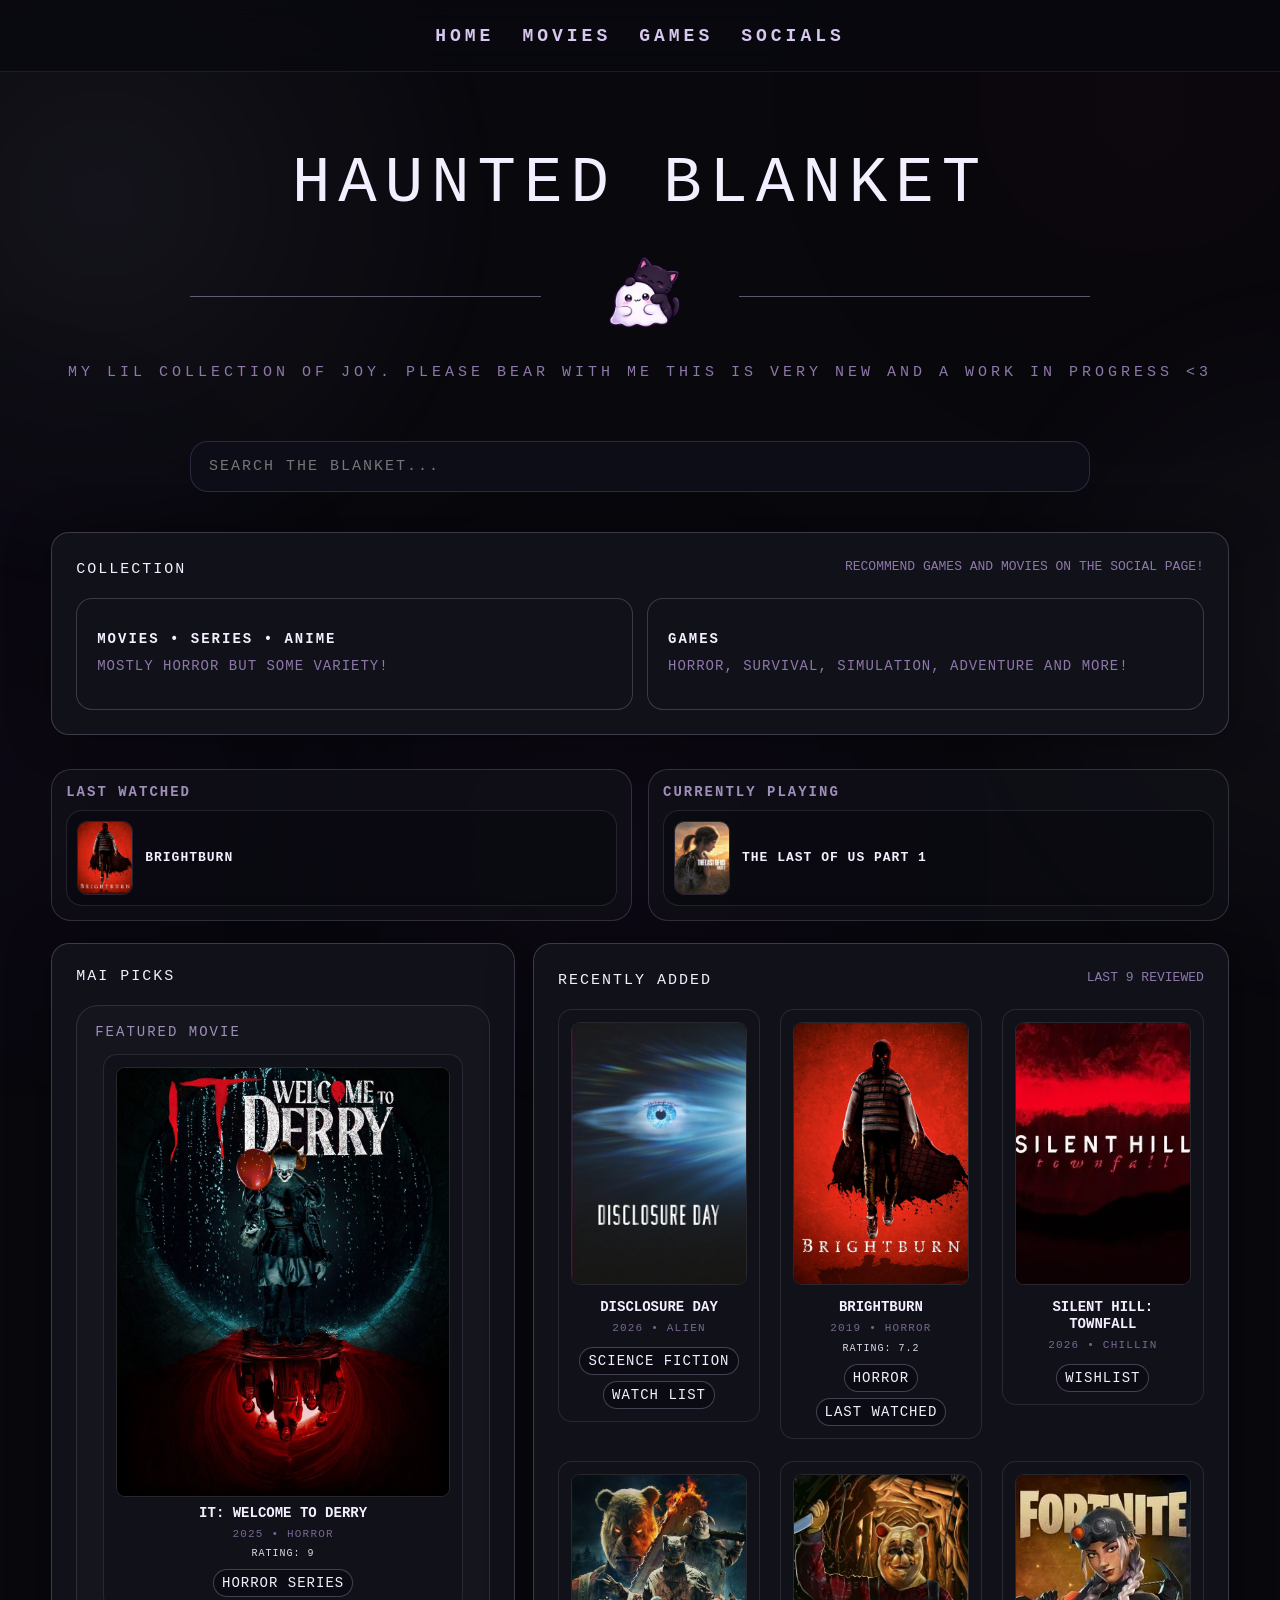
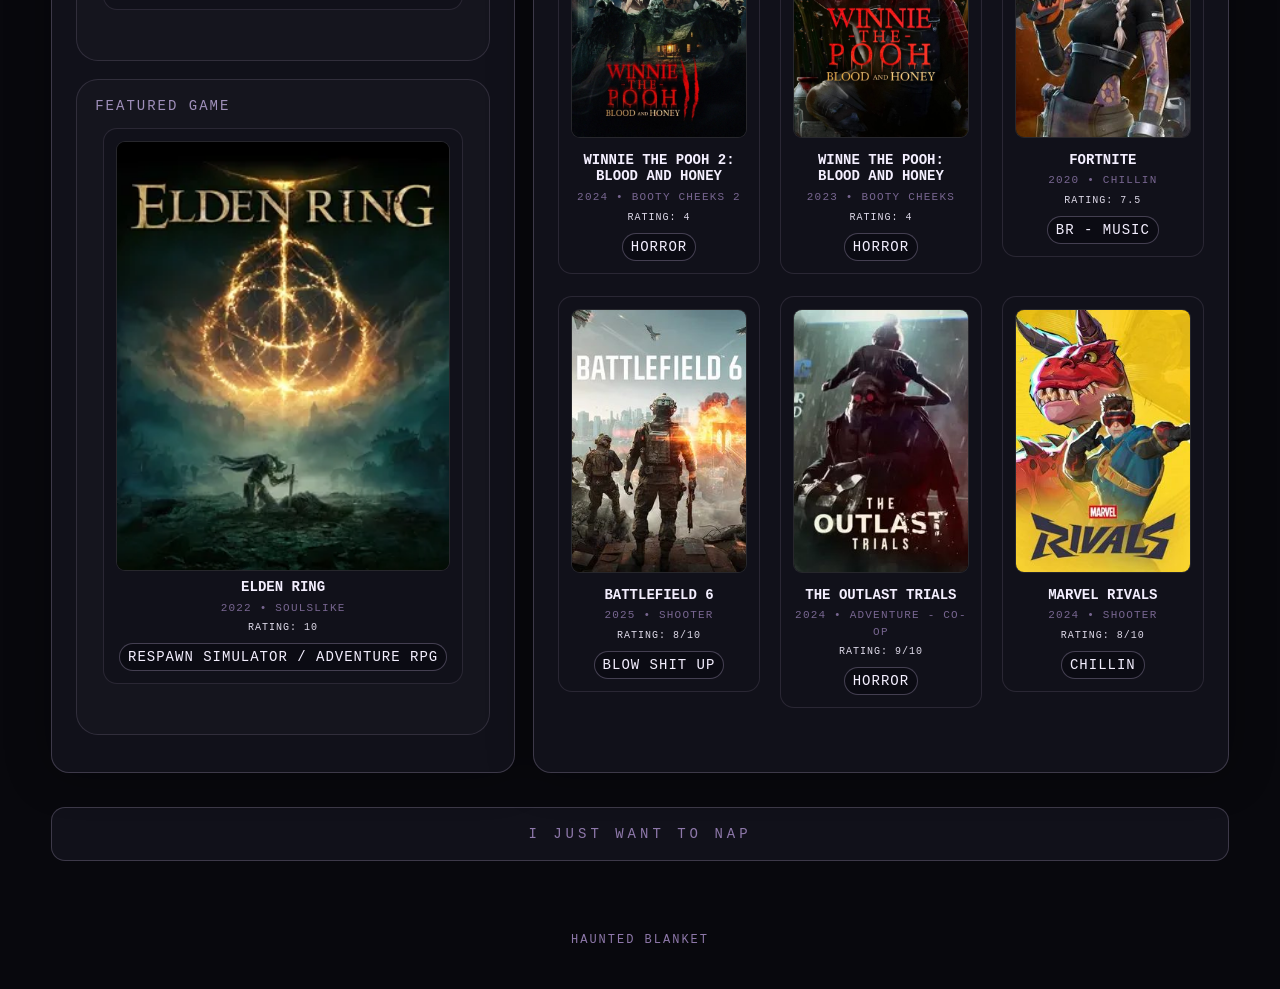
<file: index.html>
<!DOCTYPE html>
<html lang="en">
<head>
  <meta charset="UTF-8" />
  <meta name="viewport" content="width=device-width, initial-scale=1.0" />
  <title>HAUNTED BLANKET</title>
  <link rel="stylesheet" href="style.css" />
</head>
<body data-page="home">
  <header>
    <nav aria-label="Main navigation">
      <a href="index.html">HOME</a>
      <a href="movies.html">MOVIES</a>
      <a href="games.html">GAMES</a>
      <a href="socials.html">SOCIALS</a>
    </nav>
  </header>



<main id="home">
    <section class="hero">
      <h1 data-hb-text="siteTitle">HAUNTED BLANKET</h1>
        <div class="ghost-line">
         <img src="assets/home-ghost-cat.png" class="home-icon-img" alt="">
        </div>
      <p class="subtitle" data-hb-text="homeSubtitle">COZY THINGS FOR SLEEPLESS NIGHTS</p>
    </section>

    <section class="global-search-wrap">
  <input type="text" id="globalSearch" class="global-search" placeholder="SEARCH THE BLANKET..." />
  <div id="globalSearchResults" class="global-search-results"></div>
</section>

    <section class="section panel">
      <div class="section-header"><h2 data-hb-text="collectionHeading">COLLECTION</h2><p data-hb-text="collectionSubtitle">EXPLORE THE COLLECTION</p></div>
      <div class="feature-links">
        <a href="movies.html"><strong><p>MOVIES • SERIES • ANIME</p></strong><span data-hb-text="moviesSubtitle">CURATED HORROR SHELF</span></a>
        <a href="games.html"><strong>GAMES</strong><span data-hb-text="gamesSubtitle">COZY / HORROR BACKLOG</span></a>
      </div>
    </section>


    <section class="section now-strip">
      <div class="now-card">
        <div class="mini-section-label">LAST WATCHED</div>
        <div id="lastWatchedGrid" class="now-mini-grid"></div>
      </div>
      <div class="now-card">
        <div class="mini-section-label">CURRENTLY PLAYING</div>
        <div id="currentlyPlayingGrid" class="now-mini-grid"></div>
      </div>
    </section>

    <section class="section split-panel">
      <div class="panel split-featured">
        <div class="section-header"><h2 data-hb-text="featuredHeading">FEATURED PICKS</h2><p data-hb-text="featuredSubtitle">MOVIES AND GAMES FOR LATE NIGHTS</p></div>
        <div class="featured-split-grid">
  <div class="featured-mini-panel">
    <div class="mini-section-label">FEATURED MOVIE</div>
    <div class="card-grid featured-grid featured-small-grid" id="featuredMovieGrid"></div>
  </div>

  <div class="featured-mini-panel">
    <div class="mini-section-label">FEATURED GAME</div>
    <div class="card-grid featured-grid featured-small-grid" id="featuredGameGrid"></div>
  </div>
</div>
      </div>

      <div class="panel split-recent">
        <div class="section-header"><h2 data-hb-text="recentHeading">RECENTLY ADDED</h2><p data-hb-text="recentSubtitle">NEWEST MOVIES AND GAMES</p></div>
        <div class="card-grid recent-grid" id="recentGrid"></div>
      </div>
    </section>

    <div class="quote" data-hb-text="quote">EVERY NIGHT HAS A STORY.</div>
  </main>

  <div class="media-modal" id="mediaModal" aria-hidden="true">
    <div class="media-modal-backdrop" onclick="closeMediaModal()"></div>
    <article class="media-modal-card" role="dialog" aria-modal="true" aria-label="Media details">
      <button class="media-modal-close" onclick="closeMediaModal()" aria-label="Close">×</button>
      <div id="mediaModalContent"></div>
    </article>
  </div>
  <footer data-hb-text="footer">HAUNTED BLANKET</footer>
  <script src="data.js"></script>
  <script src="site.js"></script>
  <script>
    const hb = window.HB_MEDIA;
    const media = hb.media;
    const gamesAndMovies = media.filter(x => ['game','movie'].includes(String(x.type || '').toLowerCase()));
    const recentlyAdded = gamesAndMovies.slice(0, 9);
    document.getElementById('recentGrid').innerHTML = recentlyAdded.map(item => hb.mediaCard(item)).join('') || '<div class="poster-placeholder">NO RECENTLY ADDED ITEMS YET</div>';

    function hasTag(item, words) {
      const joined = [
        item.status,
        item.mood,
        item.type,
        ...(Array.isArray(item.tags) ? item.tags : [])
      ].filter(Boolean).join(' ').toLowerCase();
      return words.some(word => joined.includes(word));
    }

    const currentlyPlayingItem = media.find(x => String(x.type || '').toLowerCase() === 'game' && hasTag(x, ['currently playing', 'playing', 'chillin on']));
    const lastWatchedItem = media.find(x => String(x.type || '').toLowerCase() === 'movie' && hasTag(x, ['last watched', 'watched', 'one time watch'])) 
      || media.find(x => String(x.type || '').toLowerCase() === 'movie');

    const currentlyPlayingGrid = document.getElementById('currentlyPlayingGrid');
    const lastWatchedGrid = document.getElementById('lastWatchedGrid');
    if (currentlyPlayingGrid) currentlyPlayingGrid.innerHTML = hb.nowMiniCard(currentlyPlayingItem);
    if (lastWatchedGrid) lastWatchedGrid.innerHTML = hb.nowMiniCard(lastWatchedItem);

    const featuredItems = media.filter(x => x.featured);
    const featuredMovie = featuredItems.find(x => String(x.type || '').toLowerCase() === 'movie');
    const featuredGame = featuredItems.find(x => String(x.type || '').toLowerCase() === 'game');
    document.getElementById('featuredMovieGrid').innerHTML = featuredMovie ? hb.mediaCard(featuredMovie) : '<div class="poster-placeholder">NO FEATURED MOVIE YET</div>';
    document.getElementById('featuredGameGrid').innerHTML = featuredGame ? hb.mediaCard(featuredGame) : '<div class="poster-placeholder">NO FEATURED GAME YET</div>';
  </script>
</body>
</html>
</file>
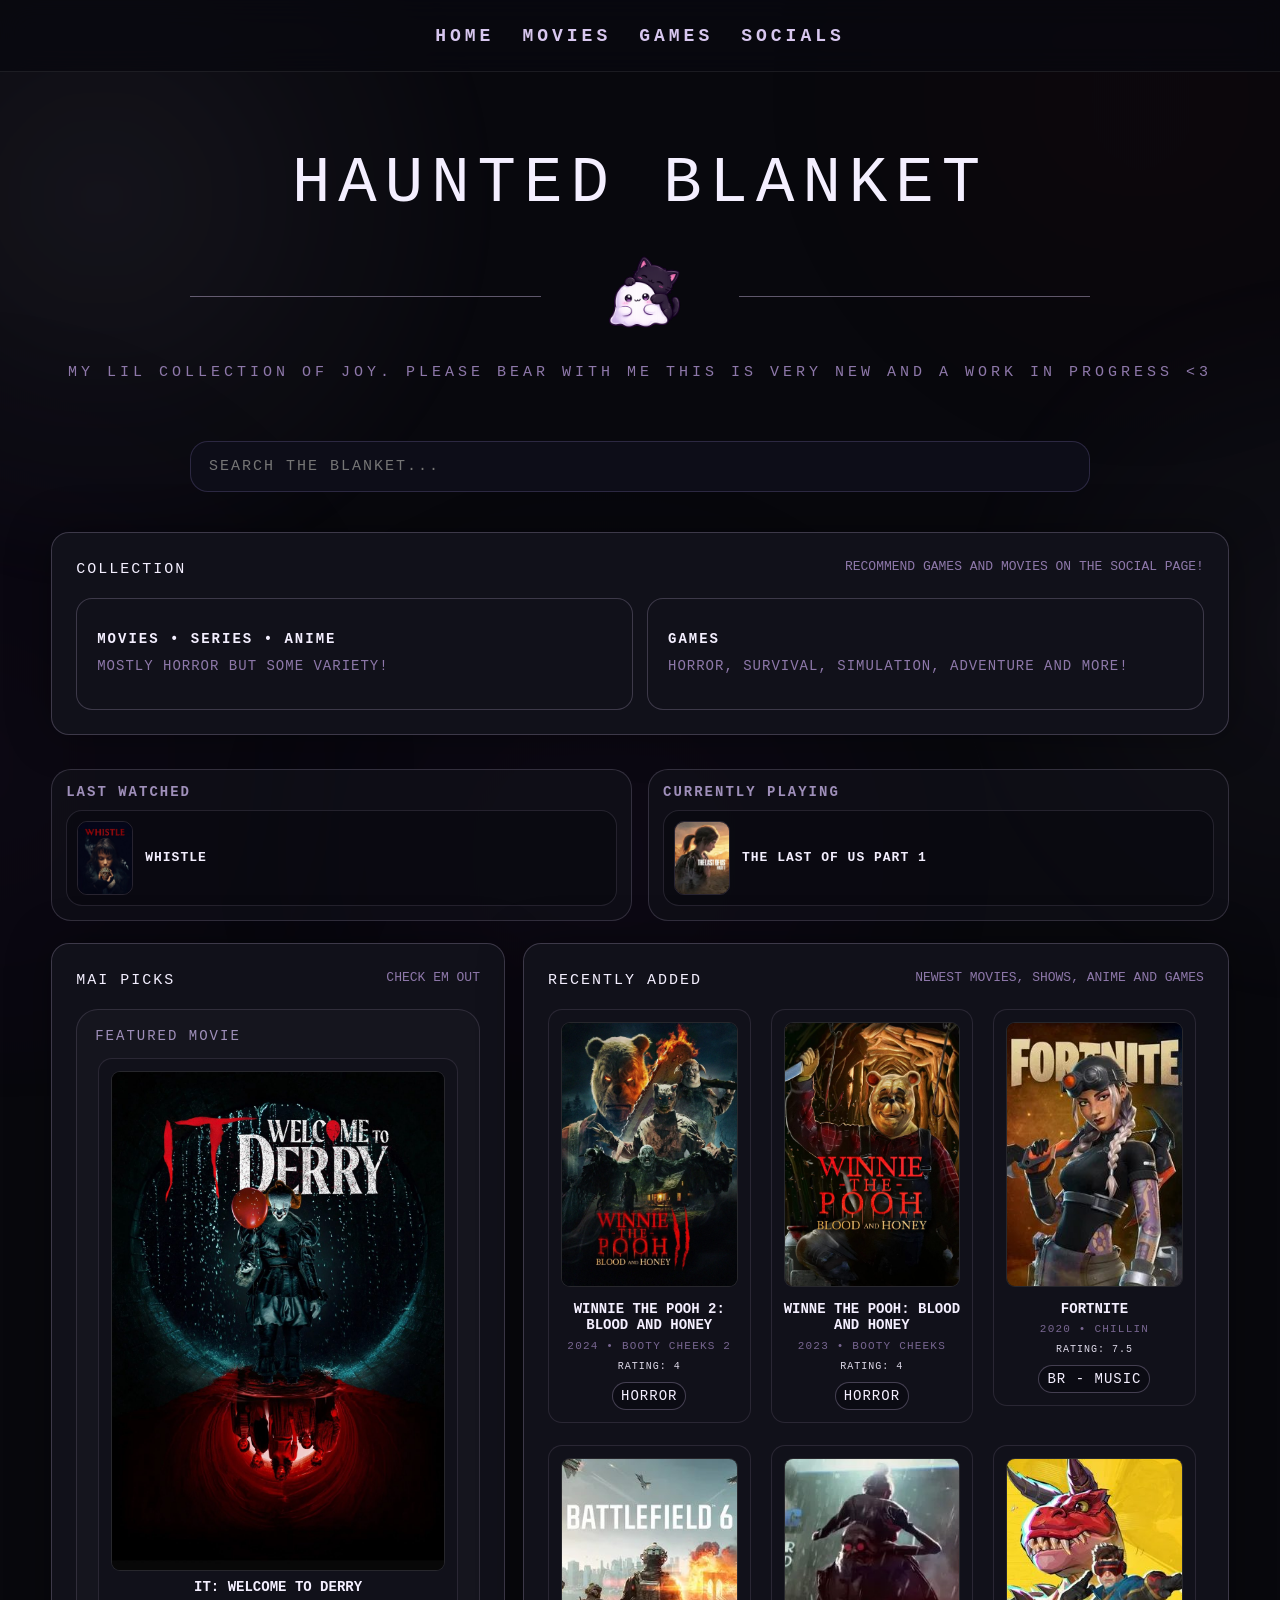
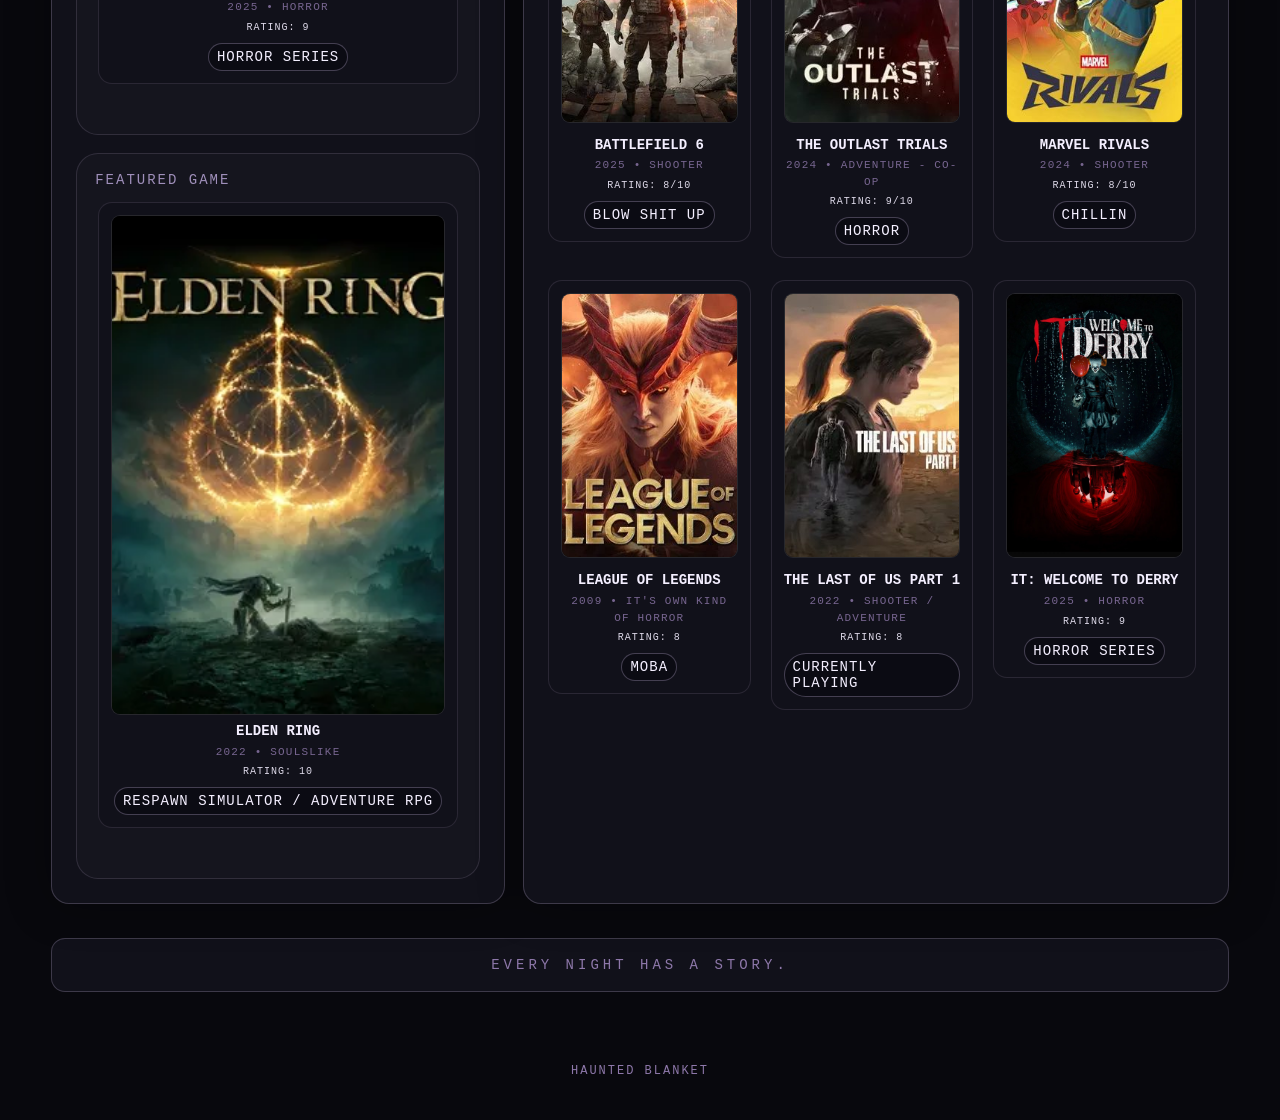
<file: HauntedBlanket/index.html>
<!DOCTYPE html>
<html lang="en">
<head>
  <meta charset="UTF-8" />
  <meta name="viewport" content="width=device-width, initial-scale=1.0" />
  <title>HAUNTED BLANKET</title>
  <link rel="stylesheet" href="style.css" />
</head>
<body data-page="home">
  <header>
    <nav aria-label="Main navigation">
      <a href="index.html">HOME</a>
      <a href="movies.html">MOVIES</a>
      <a href="games.html">GAMES</a>
      <a href="socials.html">SOCIALS</a>
    </nav>
  </header>



<main id="home">
    <section class="hero">
      <h1 data-hb-text="siteTitle">HAUNTED BLANKET</h1>
        <div class="ghost-line">
         <img src="assets/home-ghost-cat.png" class="home-icon-img" alt="">
        </div>
      <p class="subtitle" data-hb-text="homeSubtitle">COZY THINGS FOR SLEEPLESS NIGHTS</p>
    </section>

    <section class="global-search-wrap">
  <input type="text" id="globalSearch" class="global-search" placeholder="SEARCH THE BLANKET..." />
  <div id="globalSearchResults" class="global-search-results"></div>
</section>

    <section class="section panel">
      <div class="section-header"><h2 data-hb-text="collectionHeading">COLLECTION</h2><p data-hb-text="collectionSubtitle">EXPLORE THE COLLECTION</p></div>
      <div class="feature-links">
        <a href="movies.html"><strong><p>MOVIES • SERIES • ANIME</p></strong><span data-hb-text="moviesSubtitle">CURATED HORROR SHELF</span></a>
        <a href="games.html"><strong>GAMES</strong><span data-hb-text="gamesSubtitle">COZY / HORROR BACKLOG</span></a>
      </div>
    </section>


    <section class="section now-strip">
      <div class="now-card">
        <div class="mini-section-label">LAST WATCHED</div>
        <div id="lastWatchedGrid" class="now-mini-grid"></div>
      </div>
      <div class="now-card">
        <div class="mini-section-label">CURRENTLY PLAYING</div>
        <div id="currentlyPlayingGrid" class="now-mini-grid"></div>
      </div>
    </section>

    <section class="section split-panel">
      <div class="panel split-featured">
        <div class="section-header"><h2 data-hb-text="featuredHeading">FEATURED PICKS</h2><p data-hb-text="featuredSubtitle">MOVIES AND GAMES FOR LATE NIGHTS</p></div>
        <div class="featured-split-grid">
  <div class="featured-mini-panel">
    <div class="mini-section-label">FEATURED MOVIE</div>
    <div class="card-grid featured-grid featured-small-grid" id="featuredMovieGrid"></div>
  </div>

  <div class="featured-mini-panel">
    <div class="mini-section-label">FEATURED GAME</div>
    <div class="card-grid featured-grid featured-small-grid" id="featuredGameGrid"></div>
  </div>
</div>
      </div>

      <div class="panel split-recent">
        <div class="section-header"><h2 data-hb-text="recentHeading">RECENTLY ADDED</h2><p data-hb-text="recentSubtitle">NEWEST MOVIES AND GAMES</p></div>
        <div class="card-grid recent-grid" id="recentGrid"></div>
      </div>
    </section>

    <div class="quote" data-hb-text="quote">EVERY NIGHT HAS A STORY.</div>
  </main>

  <div class="media-modal" id="mediaModal" aria-hidden="true">
    <div class="media-modal-backdrop" onclick="closeMediaModal()"></div>
    <article class="media-modal-card" role="dialog" aria-modal="true" aria-label="Media details">
      <button class="media-modal-close" onclick="closeMediaModal()" aria-label="Close">×</button>
      <div id="mediaModalContent"></div>
    </article>
  </div>
  <footer data-hb-text="footer">HAUNTED BLANKET</footer>
  <script src="data.js"></script>
  <script src="site.js"></script>
  <script>
    const data = window.HAUNTED_BLANKET_DATA || { media: [] };
    function getVideoLink(item) {
      return item.youtube || item.youtubeUrl || item.video || item.videoUrl || item.trailer || item.trailerUrl || '';
    }
    function escapeHtml(text=''){return String(text).replace(/[&<>'"]/g, c => ({'&':'&amp;','<':'&lt;','>':'&gt;',"'":'&#39;','"':'&quot;'}[c]));}
    function embedUrl(url='') {
      const u = String(url || '').trim();
      if (!u) return '';
      const yt = u.match(/(?:youtube\.com\/watch\?v=|youtu\.be\/|youtube\.com\/shorts\/)([A-Za-z0-9_-]+)/);
      if (yt) return `https://www.youtube.com/embed/${yt[1]}`;
      return '';
    }
    function galleryMarkup(item) {
      const images = Array.isArray(item.gallery) ? item.gallery.filter(Boolean) : [];
      if (!images.length) return '';
      return `<div class="modal-gallery">${images.map(src => `<img src="${escapeHtml(src)}" alt="${escapeHtml(item.title)} screenshot">`).join('')}</div>`;
    }
    function trailerMarkup(item) {
      const link = getVideoLink(item);
      if (!link) return '';
      return `<div class="modal-actions">
        <a class="youtube-watch-btn" href="${escapeHtml(link)}" target="_blank" rel="noopener noreferrer">
          ▶ WATCH ON YOUTUBE ↗
        </a>
      </div>`;
    }
    function card(item){
      const index = data.media.indexOf(item);
      const img = item.image ? `<img class="poster" src="${escapeHtml(item.image)}" alt="${escapeHtml(item.title)} poster">` : `<div class="poster-placeholder">ADD COVER</div>`;
      const tags = (item.tags||[]).map(t=>`<span class="badge">${escapeHtml(t)}</span>`).join('');
      const rating = item.rating ? `<p class="card-rating">RATING: ${escapeHtml(item.rating)}</p>` : '';
      return `<article class="card clickable-card" onclick="openMediaModal(${index})" tabindex="0" role="button" onkeydown="if(event.key==='Enter'||event.key===' '){event.preventDefault();openMediaModal(${index})}">
        ${img}
        <h3 class="card-title">${escapeHtml(item.title)}</h3>
        <p class="card-meta">${escapeHtml(item.year||item.type)} • ${escapeHtml(item.mood||'LATE-NIGHT PICK')}</p>
        ${rating}
        <div class="badges">${tags}</div>
      </article>`;
    }

    function openMediaModal(index) {
      const item = data.media[index];
      if (!item) return;

      const img = item.image ? `<img class="modal-poster" src="${escapeHtml(item.image)}" alt="${escapeHtml(item.title)} poster">` : `<div class="poster-placeholder modal-placeholder">ADD COVER</div>`;
      const tags = (item.tags||[]).map(t=>`<span class="badge">${escapeHtml(t)}</span>`).join('');
      const rating = item.rating ? `<div class="detail-row"><strong>RATING</strong><span>${escapeHtml(item.rating)}</span></div>` : '';
      const mood = item.mood ? `<div class="detail-row"><strong>MOOD</strong><span>${escapeHtml(item.mood)}</span></div>` : '';
      const year = item.year ? `<div class="detail-row"><strong>YEAR</strong><span>${escapeHtml(item.year)}</span></div>` : '';
      const blurb = item.description ? `<p class="modal-blurb">${escapeHtml(item.description)}</p>` : `<p class="modal-blurb empty-blurb">NO BLURB YET</p>`;
      const trailer = trailerMarkup(item);
      const gallery = galleryMarkup(item);

      document.getElementById('mediaModalContent').innerHTML = `
        <div class="media-detail-layout">
          ${img}
          <div class="media-detail-copy">
            <p class="modal-kicker">${escapeHtml(item.type || '')}</p>
            <h2>${escapeHtml(item.title)}</h2>
            <div class="detail-list">${year}${rating}${mood}</div>
            ${blurb}
            ${trailer}
            ${gallery}
            <div class="badges">${tags}</div>
          </div>
        </div>
      `;

      document.getElementById('mediaModal').classList.add('open');
      document.getElementById('mediaModal').setAttribute('aria-hidden', 'false');
      document.body.classList.add('modal-open');
    }

    function closeMediaModal() {
      document.getElementById('mediaModal').classList.remove('open');
      document.getElementById('mediaModal').setAttribute('aria-hidden', 'true');
      document.body.classList.remove('modal-open');
    }

    document.addEventListener('keydown', e => {
      if (e.key === 'Escape') closeMediaModal();
    });
    const media = Array.isArray(data.media) ? data.media : [];
    const gamesAndMovies = media.filter(x => ['game','movie'].includes(String(x.type || '').toLowerCase()));
    const recentlyAdded = gamesAndMovies.slice(0, 9);
    document.getElementById('recentGrid').innerHTML = recentlyAdded.map(card).join('') || '<div class="poster-placeholder">NO RECENTLY ADDED ITEMS YET</div>';

    function hasTag(item, words) {
      const joined = [
        item.status,
        item.mood,
        item.type,
        ...(Array.isArray(item.tags) ? item.tags : [])
      ].filter(Boolean).join(' ').toLowerCase();
      return words.some(word => joined.includes(word));
    }

    function nowMiniCard(item) {
      if (!item) return '<div class="now-empty">NOT SET YET</div>';
      const index = data.media.indexOf(item);
      const img = item.image ? `<img src="${escapeHtml(item.image)}" alt="${escapeHtml(item.title)} poster">` : '<div class="poster-placeholder">ADD COVER</div>';
      return `<article class="now-mini-card" onclick="openMediaModal(${index})" tabindex="0" role="button" onkeydown="if(event.key==='Enter'||event.key===' '){event.preventDefault();openMediaModal(${index})}">
        ${img}
        <strong>${escapeHtml(item.title)}</strong>
      </article>`;
    }

    const currentlyPlayingItem = media.find(x => String(x.type || '').toLowerCase() === 'game' && hasTag(x, ['currently playing', 'playing', 'chillin on']));
    const lastWatchedItem = media.find(x => String(x.type || '').toLowerCase() === 'movie' && hasTag(x, ['last watched', 'watched', 'one time watch'])) 
      || media.find(x => String(x.type || '').toLowerCase() === 'movie');

    const currentlyPlayingGrid = document.getElementById('currentlyPlayingGrid');
    const lastWatchedGrid = document.getElementById('lastWatchedGrid');
    if (currentlyPlayingGrid) currentlyPlayingGrid.innerHTML = nowMiniCard(currentlyPlayingItem);
    if (lastWatchedGrid) lastWatchedGrid.innerHTML = nowMiniCard(lastWatchedItem);


    const featuredItems = media.filter(x => x.featured);
    const featuredMovie = featuredItems.find(x => String(x.type || '').toLowerCase() === 'movie');
    const featuredGame = featuredItems.find(x => String(x.type || '').toLowerCase() === 'game');
    document.getElementById('featuredMovieGrid').innerHTML = featuredMovie ? card(featuredMovie) : '<div class="poster-placeholder">NO FEATURED MOVIE YET</div>';
    document.getElementById('featuredGameGrid').innerHTML = featuredGame ? card(featuredGame) : '<div class="poster-placeholder">NO FEATURED GAME YET</div>';
  </script>
<script>
  function forceTrailerButtons() {
    document.querySelectorAll('.media-modal.open, #mediaModal').forEach(modal => {
      const oldEmbeds = modal.querySelectorAll('iframe, .modal-trailer');
      oldEmbeds.forEach(el => {
        const wrapper = el.closest('.modal-trailer') || el;
        wrapper.remove();
      });

      const content = modal.querySelector('#mediaModalContent') || modal;
      if (!content || content.querySelector('.trailer-button')) return;

      const title = content.querySelector('h1, h2, h3')?.textContent?.trim()?.toLowerCase();
      const data = window.HAUNTED_BLANKET_DATA || {};
      const media = Array.isArray(data.media) ? data.media : [];
      const item = media.find(x => String(x.title || '').trim().toLowerCase() === title);

      if (!item || !item.trailer) return;

      const buttonWrap = document.createElement('div');
      buttonWrap.className = 'modal-trailer-link';
      buttonWrap.innerHTML = `<a href="${String(item.trailer).replace(/"/g, '&quot;')}" target="_blank" rel="noopener noreferrer" class="trailer-button">WATCH TRAILER ON YOUTUBE</a>`;

      const tags = content.querySelector('.modal-tags, .tags, .badges');
      if (tags) tags.before(buttonWrap);
      else content.appendChild(buttonWrap);
    });
  }

  document.addEventListener('click', () => setTimeout(forceTrailerButtons, 40));
  document.addEventListener('keydown', () => setTimeout(forceTrailerButtons, 40));
  setInterval(forceTrailerButtons, 500);
</script>
</body>
</html>
</file>
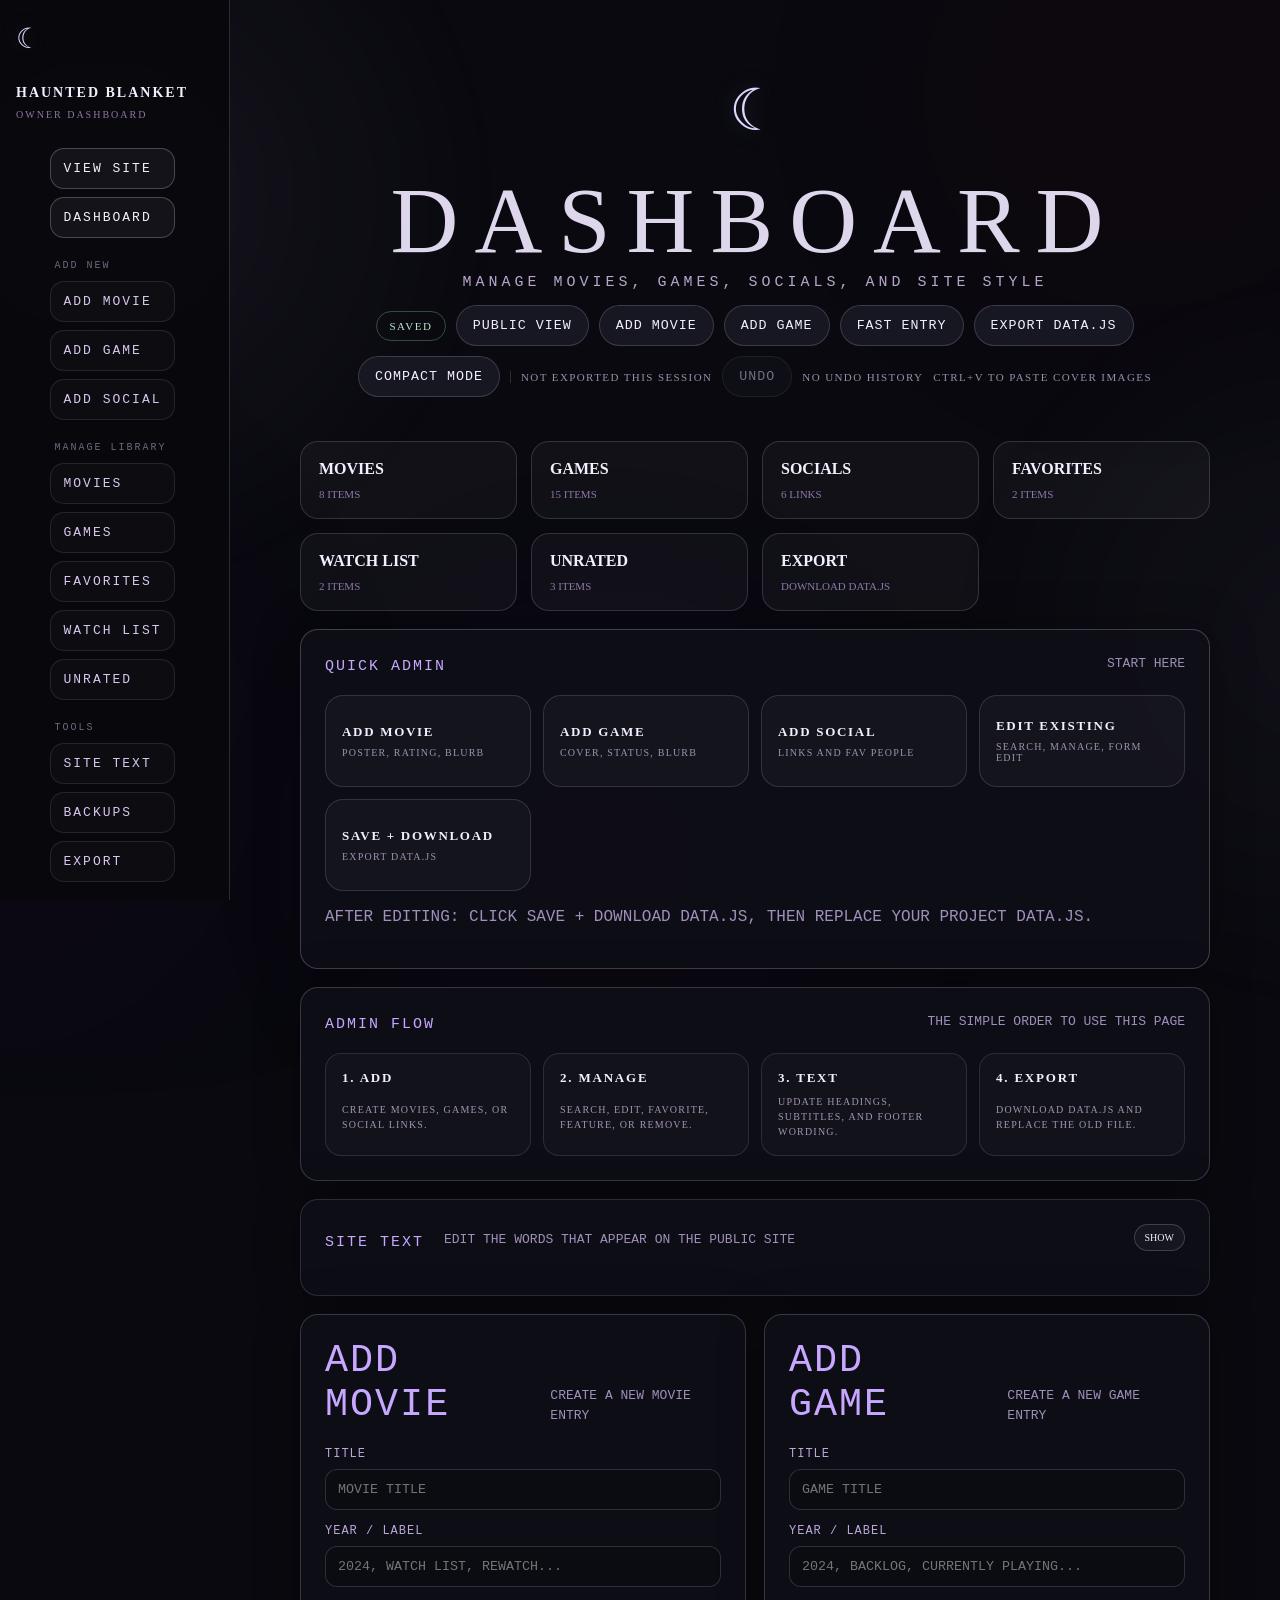
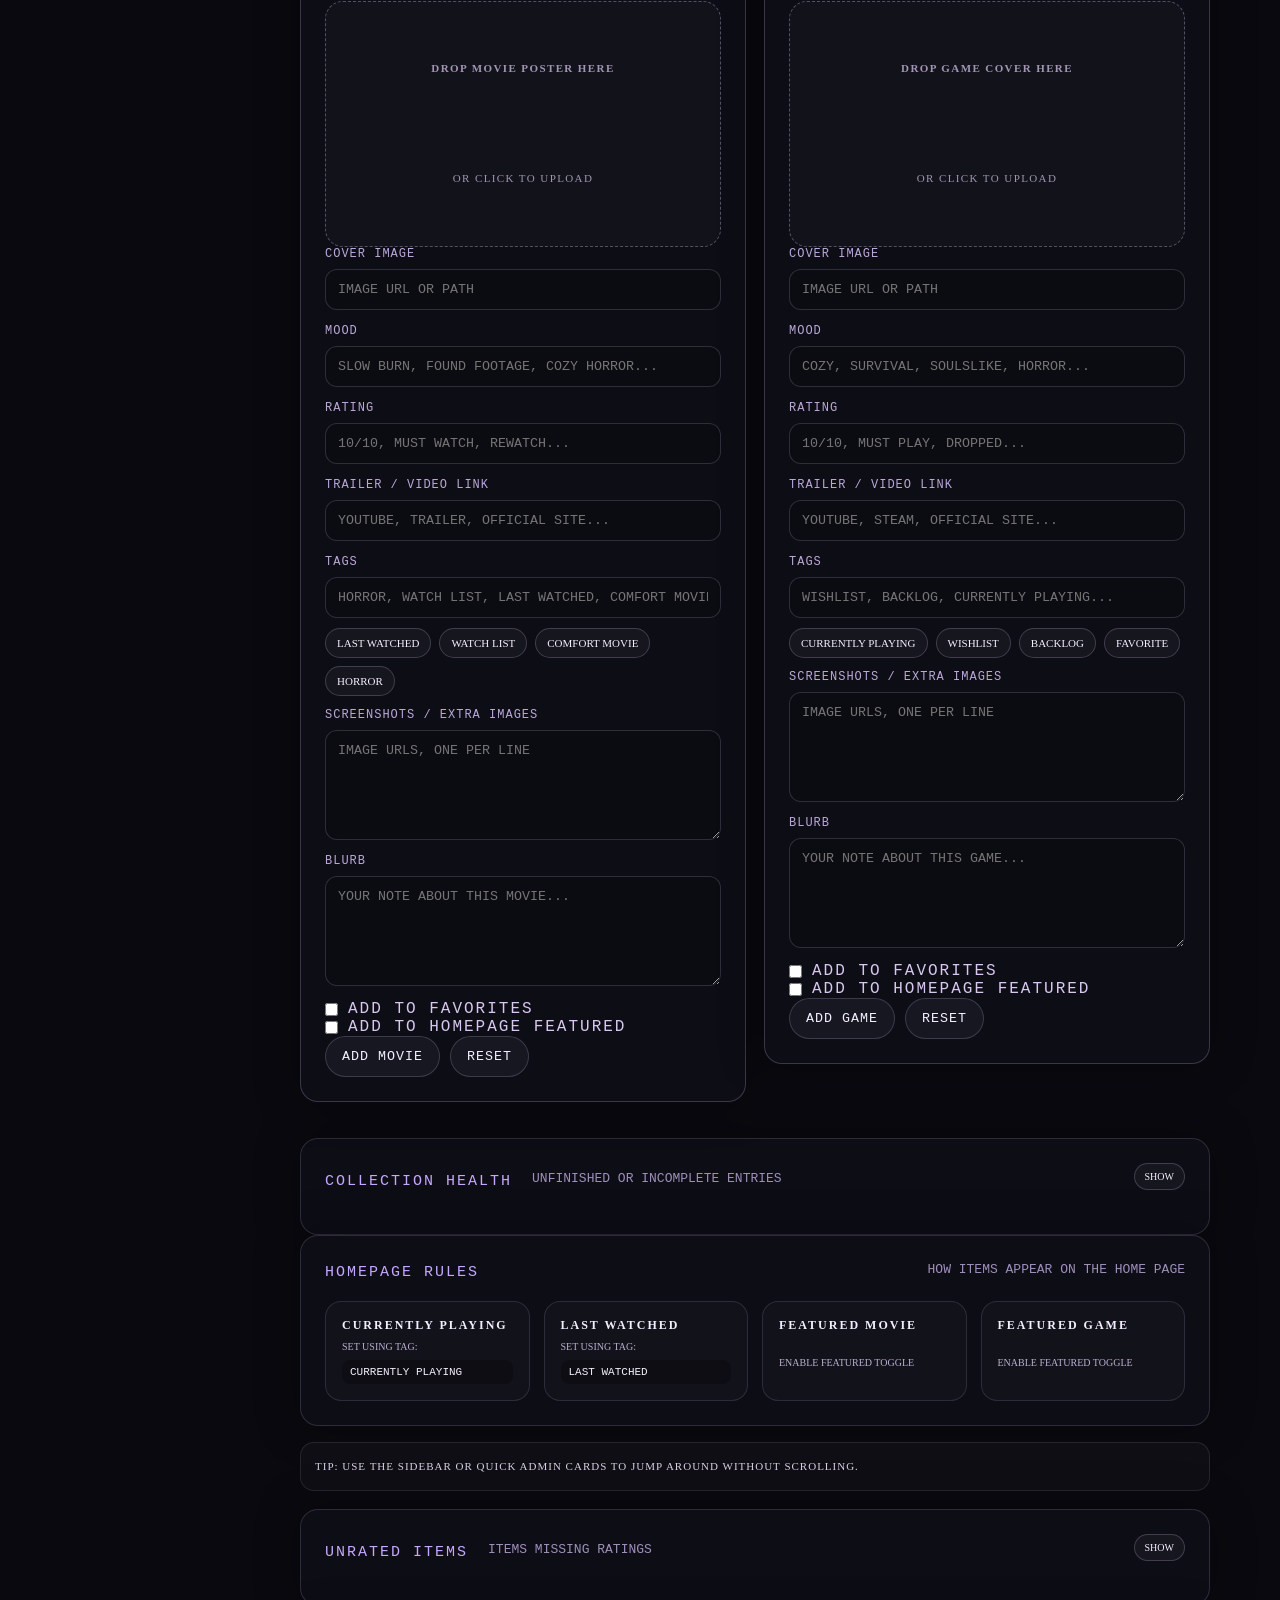
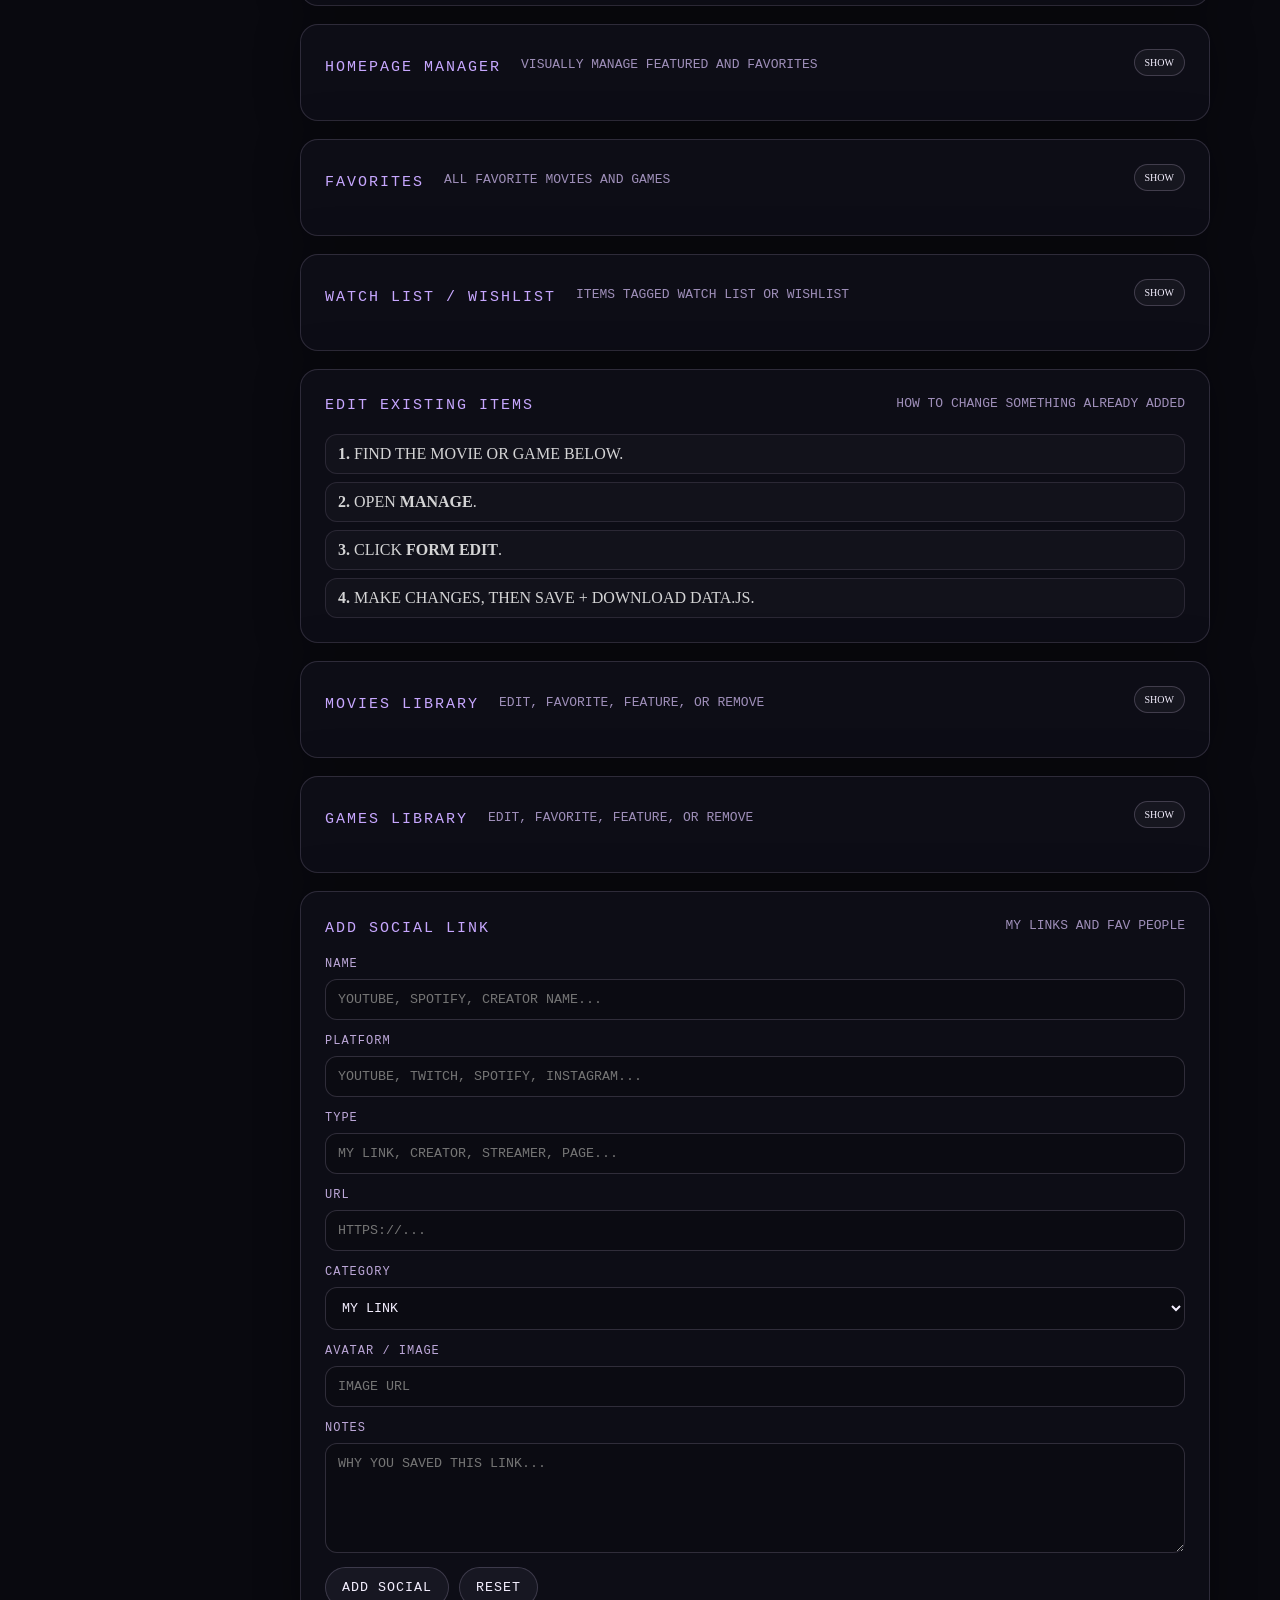
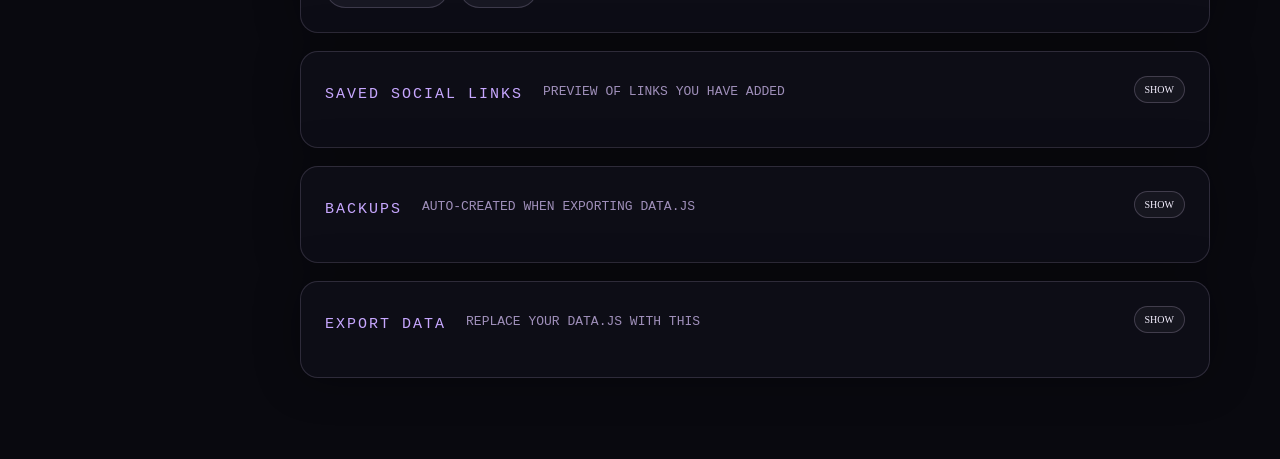
<file: admin.html>
<!DOCTYPE html>
<html lang="en">
<head>
  <meta charset="UTF-8">
  <meta name="viewport" content="width=device-width, initial-scale=1.0">
  <title>HAUNTED BLANKET ADMIN</title>
  <link rel="stylesheet" href="admin.css">
</head>
<body
 class="admin-dashboard">
  <aside class="admin-sidebar">
    <div class="admin-brand">
      <div class="moon">☾</div>
      <strong>HAUNTED BLANKET</strong>
      <span>OWNER DASHBOARD</span>
    </div>
    <nav class="admin-main-nav" aria-label="Admin navigation">
      <a href="index.html" class="nav-primary">VIEW SITE</a>
      <a href="#dashboard" class="nav-primary">DASHBOARD</a>

      <span class="nav-group-label">ADD NEW</span>
      <a href="#addMoviePanel">ADD MOVIE</a>
      <a href="#addGamePanel">ADD GAME</a>
      <a href="#socials">ADD SOCIAL</a>

      <span class="nav-group-label">MANAGE LIBRARY</span>
      <a href="#moviesAdmin">MOVIES</a>
      <a href="#gamesAdmin">GAMES</a>
      <a href="#favoritesAdmin">FAVORITES</a>
      <a href="#watchlistAdmin">WATCH LIST</a>
      <a href="#unratedAdmin">UNRATED</a>

      <span class="nav-group-label">TOOLS</span>
      <a href="#design">SITE TEXT</a>
      <a href="#backupPanel">BACKUPS</a>
      <a href="#export">EXPORT</a>
    </nav>
  </aside>

  <main class="admin-wrap dashboard-main" id="dashboard">
    <section class="hero" style="padding:34px 0 26px">
      <div class="moon">☾</div>
      <h1>DASHBOARD</h1>
      <p class="subtitle">MANAGE MOVIES, GAMES, SOCIALS, AND SITE STYLE</p>
      <div class="admin-status-row">
        <span class="save-status clean" id="saveStatus">SAVED</span>
        <button type="button" class="btn mini-btn" id="viewModeToggle" onclick="toggleViewMode()">PUBLIC VIEW</button>
        <button type="button" class="btn mini-btn" id="quickAddMovieBtn" onclick="showAddPanel('movie')">ADD MOVIE</button>
        <button type="button" class="btn mini-btn" id="quickAddGameBtn" onclick="showAddPanel('game')">ADD GAME</button>
        <button type="button" class="btn mini-btn" onclick="openQuickAdd()">FAST ENTRY</button>
        <button type="button" class="btn mini-btn" onclick="downloadNow()">EXPORT DATA.JS</button>
        <button type="button" class="btn mini-btn" id="densityToggle" onclick="toggleDensity()">COMPACT MODE</button>
        <span class="undo-status" id="lastExportStatus">NOT EXPORTED THIS SESSION</span>
        <button type="button" class="btn mini-btn" id="undoBtn" onclick="undoLastAction()" disabled>UNDO</button>
        <span class="undo-status" id="undoStatus">NO UNDO HISTORY</span>
        <span class="undo-status">CTRL+V TO PASTE COVER IMAGES</span>
      </div>
    </section>
<section class="dashboard-cards">
      <a class="dash-card" href="#moviesAdmin"><strong>MOVIES</strong><span id="movieCount">0 ITEMS</span></a>
      <a class="dash-card" href="#gamesAdmin"><strong>GAMES</strong><span id="gameCount">0 ITEMS</span></a>
      <a class="dash-card" href="#socials"><strong>SOCIALS</strong><span id="socialCount">0 LINKS</span></a>
      <a class="dash-card" href="#favoritesAdmin"><strong>FAVORITES</strong><span id="favoriteCount">0 ITEMS</span></a>
      <a class="dash-card" href="#watchlistAdmin"><strong>WATCH LIST</strong><span id="watchlistCount">0 ITEMS</span></a>
      <a class="dash-card" href="#unratedAdmin"><strong>UNRATED</strong><span id="unratedCount">0 ITEMS</span></a>
      <a class="dash-card" href="#export"><strong>EXPORT</strong><span>DOWNLOAD DATA.JS</span></a>
    </section>


    <section class="panel no-collapse easy-admin-panel" id="easyActions">
      <div class="section-header"><h2>QUICK ADMIN</h2><p>START HERE</p></div>
      <div class="easy-action-grid">
        <a class="easy-action-card" href="#addMoviePanel"><strong>ADD MOVIE</strong><span>POSTER, RATING, BLURB</span></a>
        <a class="easy-action-card" href="#addGamePanel"><strong>ADD GAME</strong><span>COVER, STATUS, BLURB</span></a>
        <a class="easy-action-card" href="#socials"><strong>ADD SOCIAL</strong><span>LINKS AND FAV PEOPLE</span></a>
        <a class="easy-action-card" href="#moviesAdmin"><strong>EDIT EXISTING</strong><span>SEARCH, MANAGE, FORM EDIT</span></a>
        <button type="button" class="easy-action-card button-card" onclick="saveSettingsAndExport()"><strong>SAVE + DOWNLOAD</strong><span>EXPORT DATA.JS</span></button>
      </div>
      <p class="notice easy-reminder">AFTER EDITING: CLICK SAVE + DOWNLOAD DATA.JS, THEN REPLACE YOUR PROJECT DATA.JS.</p>
    </section>

    <section class="panel no-collapse admin-flow-panel" id="adminFlow">
      <div class="section-header"><h2>ADMIN FLOW</h2><p>THE SIMPLE ORDER TO USE THIS PAGE</p></div>
      <div class="admin-flow-grid">
        <a href="#addMoviePanel"><strong>1. ADD</strong><span>CREATE MOVIES, GAMES, OR SOCIAL LINKS.</span></a>
        <a href="#moviesAdmin"><strong>2. MANAGE</strong><span>SEARCH, EDIT, FAVORITE, FEATURE, OR REMOVE.</span></a>
        <a href="#design"><strong>3. TEXT</strong><span>UPDATE HEADINGS, SUBTITLES, AND FOOTER WORDING.</span></a>
        <a href="#export"><strong>4. EXPORT</strong><span>DOWNLOAD DATA.JS AND REPLACE THE OLD FILE.</span></a>
      </div>
    </section>


    <section class="panel" style="display:none">
      <div id="recentlyEditedList"></div>
    </section>

    <section class="panel live-preview-panel" style="display:none">
      <div id="sitePreview" style="display:none"></div>
    </section>

    <section class="panel" id="design" style="margin-top:18px">
      <div class="section-header"><h2>SITE TEXT</h2><p>EDIT THE WORDS THAT APPEAR ON THE PUBLIC SITE</p></div>
      <p class="notice">CHANGE THE TEXT BELOW, THEN EXPORT <strong>DATA.JS</strong>. THESE SETTINGS APPLY ACROSS THE PUBLIC SITE.</p>
      <div class="settings-grid">
        <label class="field">SITE TITLE<input id="set_siteTitle"></label>
        <label class="field">HOME SUBTITLE<input id="set_homeSubtitle"></label>
        <label class="field">COLLECTION HEADING<input id="set_collectionHeading"></label>
        <label class="field">COLLECTION SUBTITLE<input id="set_collectionSubtitle"></label>
        <label class="field">RECENTLY ADDED HEADING<input id="set_recentHeading"></label>
        <label class="field">RECENTLY ADDED SUBTITLE<input id="set_recentSubtitle"></label>
        <label class="field">FEATURED HEADING<input id="set_featuredHeading"></label>
        <label class="field">FEATURED SUBTITLE<input id="set_featuredSubtitle"></label>
        <label class="field">HOME QUOTE<input id="set_quote"></label>
        <label class="field">FOOTER TEXT<input id="set_footer"></label>
        <label class="field">MOVIES SUBTITLE<input id="set_moviesSubtitle"></label>
        <label class="field">MOVIES HEADING<input id="set_moviesHeading"></label>
        <label class="field">MOVIES FAVORITES HEADING<input id="set_moviesFavoritesHeading"></label>
        <label class="field">MOVIES REST HEADING<input id="set_moviesAllHeading"></label>
        <label class="field">GAMES SUBTITLE<input id="set_gamesSubtitle"></label>
        <label class="field">GAMES HEADING<input id="set_gamesHeading"></label>
        <label class="field">GAMES FAVORITES HEADING<input id="set_gamesFavoritesHeading"></label>
        <label class="field">GAMES REST HEADING<input id="set_gamesAllHeading"></label>
        <label class="field">SOCIALS SUBTITLE<input id="set_socialsSubtitle"></label>
        <label class="field">SOCIALS HEADING<input id="set_socialsHeading"></label>
      </div>
      <div class="button-row" style="margin-top:14px"><button type="button" class="btn" onclick="saveSettingsAndExport()">SAVE SITE TEXT + DOWNLOAD DATA.JS</button><button type="button" class="btn" onclick="alert(getDataText().slice(0, 1200))">VERIFY SITE TEXT SAVE</button></div>
    </section>

    
    <section class="admin-grid no-collapse" id="addMediaActions" style="margin-top:18px">
      <div class="panel no-collapse" id="addMoviePanel">
        <div class="section-header"><h2>ADD MOVIE</h2><p>CREATE A NEW MOVIE ENTRY</p></div>
        <label class="field">TITLE<input id="movieTitle" placeholder="MOVIE TITLE"></label>
        <label class="field">YEAR / LABEL<input id="movieYear" placeholder="2024, WATCH LIST, REWATCH..."></label>
        <div class="add-cover-drop" id="movieDropZone" tabindex="0">
          <div id="moviePreviewBox" class="add-cover-preview"><strong>DROP MOVIE POSTER HERE</strong><span>OR CLICK TO UPLOAD</span></div>
          <input id="movieFile" type="file" accept="image/*" hidden>
        </div>
        <label class="field">COVER IMAGE<input id="movieImage" placeholder="IMAGE URL OR PATH"></label>
        <label class="field">MOOD<input id="movieMood" placeholder="SLOW BURN, FOUND FOOTAGE, COZY HORROR..."></label>
        <label class="field">RATING<input id="movieRating" placeholder="10/10, MUST WATCH, REWATCH..."></label>
        <label class="field">TRAILER / VIDEO LINK<input id="movieTrailer" placeholder="YOUTUBE, TRAILER, OFFICIAL SITE..."></label>
        <label class="field">TAGS<input id="movieTags" placeholder="HORROR, WATCH LIST, LAST WATCHED, COMFORT MOVIE..."></label>
        <div class="quick-status-row movie-status-buttons">
          <button type="button" class="chip-btn" onclick="addDedicatedTag('movie','LAST WATCHED')">LAST WATCHED</button>
          <button type="button" class="chip-btn" onclick="addDedicatedTag('movie','WATCH LIST')">WATCH LIST</button>
          <button type="button" class="chip-btn" onclick="addDedicatedTag('movie','COMFORT MOVIE')">COMFORT MOVIE</button>
          <button type="button" class="chip-btn" onclick="addDedicatedTag('movie','HORROR')">HORROR</button>
        </div>
        <label class="field">SCREENSHOTS / EXTRA IMAGES<textarea id="movieGallery" placeholder="IMAGE URLS, ONE PER LINE"></textarea></label>
        <label class="field">BLURB<textarea id="movieDescription" placeholder="YOUR NOTE ABOUT THIS MOVIE..."></textarea></label>
        <label class="toggle-field"><input id="movieFavorite" type="checkbox"> ADD TO FAVORITES</label>
        <label class="toggle-field"><input id="movieFeatured" type="checkbox"> ADD TO HOMEPAGE FEATURED</label>
        <div class="button-row">
          <button type="button" class="btn" onclick="addMovie()">ADD MOVIE</button>
          <button type="button" class="btn" onclick="resetMovieForm()">RESET</button>
        </div>
      </div>

      <div class="panel no-collapse" id="addGamePanel">
        <div class="section-header"><h2>ADD GAME</h2><p>CREATE A NEW GAME ENTRY</p></div>
        <label class="field">TITLE<input id="gameTitle" placeholder="GAME TITLE"></label>
        <label class="field">YEAR / LABEL<input id="gameYear" placeholder="2024, BACKLOG, CURRENTLY PLAYING..."></label>
        <div class="add-cover-drop" id="gameDropZone" tabindex="0">
          <div id="gamePreviewBox" class="add-cover-preview"><strong>DROP GAME COVER HERE</strong><span>OR CLICK TO UPLOAD</span></div>
          <input id="gameFile" type="file" accept="image/*" hidden>
        </div>
        <label class="field">COVER IMAGE<input id="gameImage" placeholder="IMAGE URL OR PATH"></label>
        <label class="field">MOOD<input id="gameMood" placeholder="COZY, SURVIVAL, SOULSLIKE, HORROR..."></label>
        <label class="field">RATING<input id="gameRating" placeholder="10/10, MUST PLAY, DROPPED..."></label>
        <label class="field">TRAILER / VIDEO LINK<input id="gameTrailer" placeholder="YOUTUBE, STEAM, OFFICIAL SITE..."></label>
        <label class="field">TAGS<input id="gameTags" placeholder="WISHLIST, BACKLOG, CURRENTLY PLAYING..."></label>
        <div class="quick-status-row game-status-buttons">
          <button type="button" class="chip-btn" onclick="addDedicatedTag('game','CURRENTLY PLAYING')">CURRENTLY PLAYING</button>
          <button type="button" class="chip-btn" onclick="addDedicatedTag('game','WISHLIST')">WISHLIST</button>
          <button type="button" class="chip-btn" onclick="addDedicatedTag('game','BACKLOG')">BACKLOG</button>
          <button type="button" class="chip-btn" onclick="addDedicatedTag('game','FAVORITE')">FAVORITE</button>
        </div>
        <label class="field">SCREENSHOTS / EXTRA IMAGES<textarea id="gameGallery" placeholder="IMAGE URLS, ONE PER LINE"></textarea></label>
        <label class="field">BLURB<textarea id="gameDescription" placeholder="YOUR NOTE ABOUT THIS GAME..."></textarea></label>
        <label class="toggle-field"><input id="gameFavorite" type="checkbox"> ADD TO FAVORITES</label>
        <label class="toggle-field"><input id="gameFeatured" type="checkbox"> ADD TO HOMEPAGE FEATURED</label>
        <div class="button-row">
          <button type="button" class="btn" onclick="addGame()">ADD GAME</button>
          <button type="button" class="btn" onclick="resetGameForm()">RESET</button>
        </div>
      </div>
    </section>


    <section class="admin-grid" id="media" style="margin-top:18px">
      <div class="panel">
        <div class="section-header"><h2>EDIT FORM</h2><p>OPEN MANAGE ON A CARD, THEN CLICK FORM EDIT</p></div>
        <div class="admin-tools sticky-toolbar">
          <label class="field">SEARCH LIBRARY<input id="mediaSearch" placeholder="SEARCH TITLE, TAG, MOOD..." oninput="renderAll()"></label>
          <label class="field">SORT LIBRARY<select id="mediaSort" onchange="renderAll()">
            <option value="manual">MANUAL ORDER</option>
            <option value="recent">RECENTLY EDITED</option>
            <option value="title">TITLE A-Z</option>
            <option value="year">YEAR / LABEL</option>
          </select></label>
          <label class="toggle-field"><input id="showArchived" type="checkbox" onchange="renderAll()"> SHOW ARCHIVED ITEMS</label>
          <div class="quick-filter-bar" id="quickFilterBar">
            <button type="button" class="chip-btn" onclick="setQuickFilter('')">ALL</button>
            <button type="button" class="chip-btn" onclick="setQuickFilter('favorite')">FAVORITES</button>
            <button type="button" class="chip-btn" onclick="setQuickFilter('featured')">FEATURED</button>
            <button type="button" class="chip-btn" onclick="setQuickFilter('watchlist')">WATCHLIST</button>
            <button type="button" class="chip-btn" onclick="setQuickFilter('backlog')">BACKLOG</button>
            <button type="button" class="chip-btn" onclick="setQuickFilter('missingPoster')">MISSING POSTER</button>
            <button type="button" class="chip-btn" onclick="setQuickFilter('missingRating')">MISSING RATING</button>
            <button type="button" class="chip-btn" onclick="setQuickFilter('missingBlurb')">MISSING BLURB</button>
          </div>
          <div class="tag-manager" id="tagManager"></div>
          <div class="tag-presets">
            <button type="button" class="chip-btn" onclick="addPresetTag('HORROR')">HORROR</button>
            <button type="button" class="chip-btn" onclick="addPresetTag('COZY')">COZY</button>
            <button type="button" class="chip-btn" onclick="addPresetTag('WATCH LIST')">WATCH LIST</button>
            <button type="button" class="chip-btn" onclick="addPresetTag('WISHLIST')">WISHLIST</button>
            <button type="button" class="chip-btn" onclick="addPresetTag('BACKLOG')">BACKLOG</button>
            <button type="button" class="chip-btn" onclick="addPresetTag('COMPLETED')">COMPLETED</button>
            <button type="button" class="chip-btn" onclick="addPresetTag('FAVORITE')">FAVORITE</button>
          </div>
        </div>
        <label class="field">TITLE<input id="title" placeholder="SILENT HILL 2, THE WITCH, RESIDENT EVIL 2..."></label>
        <label class="field">TYPE<select id="type"><option value="movie">MOVIE</option><option value="game">GAME</option></select></label>
        <label class="field">YEAR / LABEL<input id="year" placeholder="2015, GAME, BACKLOG..."></label>
        <label class="field">POSTER / COVER</label>
        <div class="poster-drop-zone" id="coverDropZone" role="button" tabindex="0" aria-label="DRAG AND DROP A COVER IMAGE OR CLICK TO UPLOAD">
          <input id="coverFile" class="hidden-file" type="file" accept="image/*">
          <div class="poster-preview-box" id="coverPreviewBox"><div class="poster-placeholder"><strong>DROP COVER HERE</strong><span>OR CLICK TO UPLOAD</span></div></div>
        </div>
        <label class="field">IMAGE URL / PATH<input id="image" placeholder="OPTIONAL: IMAGES/MY-COVER.WEBP OR HTTPS://..."></label>
        <label class="field">MOOD<input id="mood" placeholder="RAINY NIGHT, SURVIVAL PANIC, COZY REPLAY..."></label>
        <label class="field">RATING<input id="rating" placeholder="10/10, 5 STARS, A+, FAVORITE..."></label>
        <label class="field">TRAILER / VIDEO LINK<input id="trailer" placeholder="YOUTUBE, TRAILER, STEAM, OFFICIAL SITE..."></label>
        <label class="field">SCREENSHOTS / EXTRA IMAGES<textarea id="gallery" placeholder="PASTE IMAGE URLS, ONE PER LINE"></textarea></label>
        <label class="field">TAGS<input id="tags" placeholder="HORROR, COZY, FAVORITE, BACKLOG"></label>
        <label class="field">BLURB<textarea id="description" placeholder="WRITE YOUR OWN SHORT NOTE..."></textarea></label>
        <label class="toggle-field"><input id="favorite" type="checkbox"> ADD TO FAVORITES SECTION</label>
        <label class="toggle-field"><input id="featured" type="checkbox"> ADD TO HOMEPAGE FEATURED PICKS</label>
        <div class="button-row"><button type="button" class="btn" id="saveEntryBtn" onclick="addEntry()">ADD ENTRY</button><button type="button" class="btn" onclick="resetForm()">RESET</button></div>
      </div>
    </section>
<section class="panel" id="collectionHealthPanel" style="margin-top:18px">
      <div class="section-header"><h2>COLLECTION HEALTH</h2><p>UNFINISHED OR INCOMPLETE ENTRIES</p></div>
      <div class="health-grid" id="healthGrid"></div>
    </section>

    
<section class="panel no-collapse" id="homepageControls">
  <div class="section-header">
    <h2>HOMEPAGE RULES</h2>
    <p>HOW ITEMS APPEAR ON THE HOME PAGE</p>
  </div>

  <div class="dashboard-grid compact-dashboard-grid">
    <div class="dashboard-mini-card">
      <strong>CURRENTLY PLAYING</strong>
      <span>SET USING TAG:</span>
      <code>CURRENTLY PLAYING</code>
    </div>

    <div class="dashboard-mini-card">
      <strong>LAST WATCHED</strong>
      <span>SET USING TAG:</span>
      <code>LAST WATCHED</code>
    </div>

    <div class="dashboard-mini-card">
      <strong>FEATURED MOVIE</strong>
      <span>ENABLE FEATURED TOGGLE</span>
    </div>

    <div class="dashboard-mini-card">
      <strong>FEATURED GAME</strong>
      <span>ENABLE FEATURED TOGGLE</span>
    </div>
  </div>
</section>


<div class="admin-reminder">
TIP: USE THE SIDEBAR OR QUICK ADMIN CARDS TO JUMP AROUND WITHOUT SCROLLING.
</div>
<section class="panel media-library" id="unratedAdmin" style="margin-top:18px">
      <div class="section-header"><h2>UNRATED ITEMS</h2><p>ITEMS MISSING RATINGS</p></div>
      <div class="poster-wall compact-wall" id="unratedGrid"></div>
    </section>

    <section class="panel media-library" id="homepageManager" style="margin-top:18px">
      <div class="section-header"><h2>HOMEPAGE MANAGER</h2><p>VISUALLY MANAGE FEATURED AND FAVORITES</p></div>
      <div class="home-manager-grid">
        <div>
          <h3 class="mini-heading">FEATURED PICKS</h3>
          <div class="poster-wall compact-wall" id="featuredManagerGrid"></div>
        </div>
        <div>
          <h3 class="mini-heading">FAVORITES</h3>
          <div class="poster-wall compact-wall" id="favoritesManagerGrid"></div>
        </div>
      </div>
    </section>

    <section class="panel media-library" id="favoritesAdmin" style="margin-top:18px">
      <div class="section-header"><h2>FAVORITES</h2><p>ALL FAVORITE MOVIES AND GAMES</p></div>
      <div class="poster-wall" id="favoriteDraftGrid"></div>
    </section>

    <section class="panel media-library" id="watchlistAdmin" style="margin-top:18px">
      <div class="section-header"><h2>WATCH LIST / WISHLIST</h2><p>ITEMS TAGGED WATCH LIST OR WISHLIST</p></div>
      <div class="poster-wall" id="watchlistDraftGrid"></div>
    </section>

    <section class="panel no-collapse" id="editExistingGuide" style="margin-top:18px">
      <div class="section-header"><h2>EDIT EXISTING ITEMS</h2><p>HOW TO CHANGE SOMETHING ALREADY ADDED</p></div>
      <div class="admin-help-steps">
        <p><strong>1.</strong> FIND THE MOVIE OR GAME BELOW.</p>
        <p><strong>2.</strong> OPEN <strong>MANAGE</strong>.</p>
        <p><strong>3.</strong> CLICK <strong>FORM EDIT</strong>.</p>
        <p><strong>4.</strong> MAKE CHANGES, THEN SAVE + DOWNLOAD DATA.JS.</p>
      </div>
    </section>

    <section class="panel media-library" id="moviesAdmin" style="margin-top:18px">
      <div class="notice">EDIT EXISTING: open MANAGE on a card, then click FORM EDIT.</div>
      <div class="section-header"><h2>MOVIES LIBRARY</h2><p>EDIT, FAVORITE, FEATURE, OR REMOVE</p></div>
      <div class="bulk-actions" id="bulkMoviesControls">
        <button type="button" class="btn" onclick="selectAllType('movie')">SELECT ALL MOVIES</button>
        <button type="button" class="btn" onclick="clearSelection()">CLEAR</button>
        <button type="button" class="btn" onclick="bulkFavorite()">FAVORITE SELECTED</button>
        <button type="button" class="btn" onclick="bulkFeatured()">FEATURE SELECTED</button>
        <button type="button" class="btn" onclick="bulkAddTag()">ADD TAG</button>
        <button type="button" class="btn danger-btn" onclick="bulkDelete()">DELETE SELECTED</button>
      </div>
      <div class="poster-wall" id="moviesDraftGrid"></div>
    </section>

    <section class="panel media-library" id="gamesAdmin" style="margin-top:18px">
      <div class="section-header"><h2>GAMES LIBRARY</h2><p>EDIT, FAVORITE, FEATURE, OR REMOVE</p></div>
      <div class="bulk-actions" id="bulkGamesControls">
        <button type="button" class="btn" onclick="selectAllType('game')">SELECT ALL GAMES</button>
        <button type="button" class="btn" onclick="clearSelection()">CLEAR</button>
        <button type="button" class="btn" onclick="bulkFavorite()">FAVORITE SELECTED</button>
        <button type="button" class="btn" onclick="bulkFeatured()">FEATURE SELECTED</button>
        <button type="button" class="btn" onclick="bulkAddTag()">ADD TAG</button>
        <button type="button" class="btn danger-btn" onclick="bulkDelete()">DELETE SELECTED</button>
      </div>
      <div class="poster-wall" id="gamesDraftGrid"></div>
    </section>
    
    <section class="panel no-collapse" id="socials" style="margin-top:18px">
      <div class="section-header"><h2>ADD SOCIAL LINK</h2><p>MY LINKS AND FAV PEOPLE</p></div>

      <label class="field">NAME<input id="socialName" placeholder="YOUTUBE, SPOTIFY, CREATOR NAME..."></label>
      <label class="field">PLATFORM<input id="socialPlatform" placeholder="YOUTUBE, TWITCH, SPOTIFY, INSTAGRAM..."></label>
      <label class="field">TYPE<input id="socialType" placeholder="MY LINK, CREATOR, STREAMER, PAGE..."></label>
      <label class="field">URL<input id="socialUrl" placeholder="HTTPS://..."></label>
      <label class="field">CATEGORY<select id="socialCategory">
        <option value="my-link">MY LINK</option>
        <option value="creator">FAV PEOPLE</option>
      </select></label>
      <label class="field">AVATAR / IMAGE<input id="socialAvatar" placeholder="IMAGE URL"></label>
      <label class="field">NOTES<textarea id="socialNotes" placeholder="WHY YOU SAVED THIS LINK..."></textarea></label>

      <div class="button-row">
        <button type="button" class="btn" id="socialSaveBtn" onclick="saveSocial()">ADD SOCIAL</button>
        <button type="button" class="btn" id="socialResetBtn" onclick="resetSocialForm()">RESET</button>
      </div>
    </section>

    <section class="panel" style="margin-top:18px"><div class="section-header"><h2>SAVED SOCIAL LINKS</h2><p>PREVIEW OF LINKS YOU HAVE ADDED</p></div><div class="button-row" style="margin-bottom:14px"><a class="btn" href="#socials">ADD / EDIT SOCIAL LINK</a></div><div class="social-draft-list" id="socialDraftList"></div></section>

    <section class="panel" id="backupPanel" style="margin-top:18px">
      <div class="section-header"><h2>BACKUPS</h2><p>AUTO-CREATED WHEN EXPORTING DATA.JS</p></div>
      <p class="notice">EVERY EXPORT ALSO DOWNLOADS A BACKUP FILE. KEEP THOSE BACKUPS SOMEWHERE SAFE.</p>
      <div class="button-row"><button type="button" class="btn" onclick="downloadBackupOnly()">DOWNLOAD BACKUP NOW</button></div>
      <div class="backup-list" id="backupList"></div>
    </section>
<section class="panel" id="export" style="margin-top:18px">
      <div class="section-header"><h2>EXPORT DATA</h2><p>REPLACE YOUR DATA.JS WITH THIS</p></div>
      <p class="notice">AFTER ADDING ITEMS, CLICK EXPORT. SAVE THE DOWNLOADED <strong>DATA.JS</strong> FILE INTO YOUR SITE FOLDER, REPLACING THE OLD ONE. THEN REFRESH <strong>INDEX.HTML</strong>.</p>
      <div class="button-row"><button type="button" class="btn" onclick="exportData()">DOWNLOAD DATA.JS</button><button type="button" class="btn" onclick="copyData()">COPY DATA.JS TEXT</button><button type="button" class="btn" onclick="clearDraft()">CLEAR DRAFT</button></div>
      <pre class="codebox" id="codePreview"></pre>
    </section>
  </main>


  <div class="admin-modal" id="quickAddModal" aria-hidden="true">
    <div class="admin-modal-backdrop" onclick="closeQuickAdd()"></div>
    <section class="admin-modal-card">
      <button type="button" class="admin-modal-close" onclick="closeQuickAdd()" aria-label="Close">×</button>
      <div class="section-header"><h2>QUICK ADD</h2><p>FAST BACKLOG ENTRY</p></div>
      <label class="field">TITLE<input id="quickTitle" placeholder="TITLE"></label>
      <label class="field">TYPE<select id="quickType"><option value="movie">MOVIE</option><option value="game">GAME</option></select></label>
      <label class="field">YEAR / LABEL<input id="quickYear" placeholder="2024, BACKLOG, TO WATCH..."></label>
      <label class="field">POSTER / COVER<input id="quickImage" placeholder="IMAGE URL / PATH"></label>
      <label class="field">TAGS<input id="quickTags" placeholder="HORROR, WATCH LIST, WISHLIST..."></label>
      <label class="field">RATING<input id="quickRating" placeholder="10/10, 5 STARS..."></label>
      <label class="field">TRAILER / VIDEO LINK<input id="quickTrailer" placeholder="YOUTUBE, TRAILER, STEAM..."></label>
      <label class="field">SCREENSHOTS / EXTRA IMAGES<textarea id="quickGallery" placeholder="IMAGE URLS, ONE PER LINE"></textarea></label>
      <label class="field">BLURB<textarea id="quickDescription" placeholder="SHORT NOTE..."></textarea></label>
      <div class="button-row"><button type="button" class="btn" onclick="saveQuickAdd()">SAVE QUICK ADD</button></div>
    </section>
  </div>

  <script src="data.js"></script>
<script>
  const STORAGE = 'hauntedBlanketDraftDataManualV2';
  const original = window.HAUNTED_BLANKET_DATA || { media: [], socials: [], settings: {} };
  let draft = JSON.parse(localStorage.getItem(STORAGE) || 'null') || structuredClone(original);

  draft.media ||= [];
  draft.socials ||= [];
  draft.settings ||= {};

  let editingIndex = -1;
  let editingSocialIndex = -1;
  let uploadedCoverData = '';
  let movieCoverData = '';
  let gameCoverData = '';
  let selectedMedia = new Set();
  let activeTagFilter = '';
  let quickFilter = '';
  let compactMode = false;
  let publicViewMode = false;
  let dirty = false;
  const undoStack = [];

  const DEFAULT_SETTINGS = {
    siteTitle: 'HAUNTED BLANKET',
    homeSubtitle: 'COZY THINGS FOR SLEEPLESS NIGHTS',
    collectionHeading: 'COLLECTION',
    collectionSubtitle: 'EXPLORE THE COLLECTION',
    recentHeading: 'RECENTLY ADDED',
    recentSubtitle: 'NEWEST MOVIES AND GAMES',
    featuredHeading: 'FEATURED PICKS',
    featuredSubtitle: 'MOVIES AND GAMES FOR LATE NIGHTS',
    quote: 'EVERY NIGHT HAS A STORY.',
    footer: 'HAUNTED BLANKET',
    moviesSubtitle: '',
    moviesHeading: 'MOVIES',
    moviesFavoritesHeading: 'FAVORITE MOVIES',
    moviesAllHeading: 'ALL MOVIES',
    gamesSubtitle: '',
    gamesHeading: 'GAMES',
    gamesFavoritesHeading: 'FAVORITE GAMES',
    gamesAllHeading: 'ALL GAMES',
    socialsSubtitle: 'CREATORS, STREAMERS, PAGES, AND LINKS',
    socialsHeading: 'SOCIALS'
  };
  const SETTING_KEYS = Object.keys(DEFAULT_SETTINGS);

  function $(id) { return document.getElementById(id); }

  function escapeHtml(text = '') {
    return String(text).replace(/[&<>'"]/g, c => ({
      '&': '&amp;', '<': '&lt;', '>': '&gt;', "'": '&#39;', '"': '&quot;'
    }[c]));
  }

  function imageErrorFallback(text = 'IMAGE MISSING') {
    return `this.onerror=null;this.outerHTML='<div class=&quot;poster-placeholder&quot;>${escapeHtml(text)}</div>'`;
  }

  function normalizeUrl(url = '') {
    const trimmed = String(url || '').trim();
    if (!trimmed) return '';
    return trimmed.startsWith('http://') || trimmed.startsWith('https://') ? trimmed : `https://${trimmed}`;
  }

  function parseGalleryInput(value = '') {
    return String(value || '').split(/\n+/).map(v => v.trim()).filter(Boolean);
  }

  function galleryToInput(value) {
    return Array.isArray(value) ? value.join('\n') : '';
  }

  
  function collectSettingsFromVisibleFields() {
    draft.settings ||= {};
    document.querySelectorAll('[id^="set_"]').forEach(input => {
      const key = input.id.replace(/^set_/, '');
      draft.settings[key] = input.type === 'checkbox' ? input.checked : input.value;
    });
  }

  function mergedSettings() {
    return { ...DEFAULT_SETTINGS, ...(draft.settings || {}) };
  }

  function populateSettingsForm() {
    const current = mergedSettings();
    SETTING_KEYS.forEach(key => {
      const input = $('set_' + key);
      if (!input) return;
      input.value = current[key] ?? '';
    });
  }

  function setDirty(value) {
    dirty = value;
    const badge = $('saveStatus');
    if (badge) {
      badge.textContent = dirty ? 'UNEXPORTED CHANGES' : 'SAVED';
      badge.classList.toggle('dirty', dirty);
      badge.classList.toggle('clean', !dirty);
    }
  }

  function save(markDirty = true) {
    localStorage.setItem(STORAGE, JSON.stringify(draft));
    if (markDirty) setDirty(true);
    renderAll();
  }

  function getDataText() {
    return 'window.HAUNTED_BLANKET_DATA = ' + JSON.stringify(draft, null, 2) + ';\n';
  }

  function renderCode() {
    if ($('codePreview')) $('codePreview').textContent = getDataText();
  }

  function downloadFile(filename, text) {
    const blob = new Blob([text], { type: 'application/javascript' });
    const a = document.createElement('a');
    a.href = URL.createObjectURL(blob);
    a.download = filename;
    document.body.appendChild(a);
    a.click();
    a.remove();
    setTimeout(() => URL.revokeObjectURL(a.href), 1000);
  }

  function exportData() {
    collectSettingsFromVisibleFields();
    localStorage.setItem(STORAGE, JSON.stringify(draft));

    const dataText = getDataText();
    const blob = new Blob([dataText], { type: 'application/javascript' });
    const a = document.createElement('a');
    a.href = URL.createObjectURL(blob);
    a.download = 'data.js';
    document.body.appendChild(a);
    a.click();
    a.remove();
    setTimeout(() => URL.revokeObjectURL(a.href), 1000);

    setDirty(false);
    const last = $('lastExportStatus');
    if (last) last.textContent = 'LAST EXPORTED: ' + new Date().toLocaleTimeString();
  }

  function downloadNow() {
    exportData();
  }

  function copyData() {
    navigator.clipboard.writeText(getDataText()).then(() => alert('COPIED DATA.JS TEXT.'));
  }

  function saveSettingsFromForm(showAlert = true) {
    collectSettingsFromVisibleFields();
    save();
    populateSettingsForm();
    if (showAlert) alert('SITE TEXT SAVED. CLICK DOWNLOAD DATA.JS WHEN READY.');
  }

  function saveSettingsAndExport() {
    collectSettingsFromVisibleFields();
    localStorage.setItem(STORAGE, JSON.stringify(draft));
    renderAll();
    exportData();
    alert('SITE TEXT SAVED. DATA.JS HAS BEEN DOWNLOADED.');
  }

  function resetSettingsForm() {
    if (!confirm('RESET SITE TEXT TO DEFAULTS?')) return;
    draft.settings = structuredClone(DEFAULT_SETTINGS);
    populateSettingsForm();
    save();
  }

  function clearDraft() {
    if (!confirm('CLEAR ADMIN DRAFT AND RELOAD CURRENT DATA.JS?')) return;
    localStorage.removeItem(STORAGE);
    draft = structuredClone(original);
    draft.media ||= [];
    draft.socials ||= [];
    draft.settings ||= {};
    selectedMedia = new Set();
    editingIndex = -1;
    editingSocialIndex = -1;
    populateSettingsForm();
    save();
  }

  function pushUndo(label = 'CHANGE') {
    undoStack.push({ label, snapshot: structuredClone(draft) });
    if (undoStack.length > 20) undoStack.shift();
    updateUndoStatus();
  }

  function updateUndoStatus() {
    const btn = $('undoBtn');
    const status = $('undoStatus');
    const last = undoStack[undoStack.length - 1];
    if (btn) btn.disabled = !last;
    if (status) status.textContent = last ? `CAN UNDO: ${last.label}` : 'NO UNDO HISTORY';
  }

  function undoLastAction() {
    const last = undoStack.pop();
    if (!last) return;
    draft = structuredClone(last.snapshot);
    draft.media ||= [];
    draft.socials ||= [];
    draft.settings ||= {};
    localStorage.setItem(STORAGE, JSON.stringify(draft));
    setDirty(true);
    renderAll();
    updateUndoStatus();
  }

  function timestampSlug() {
    const d = new Date();
    const pad = n => String(n).padStart(2, '0');
    return `${d.getFullYear()}-${pad(d.getMonth()+1)}-${pad(d.getDate())}_${pad(d.getHours())}-${pad(d.getMinutes())}-${pad(d.getSeconds())}`;
  }

  function downloadBackupOnly() {
    const filename = `data-backup-${timestampSlug()}.js`;
    downloadFile(filename, getDataText());
    const records = JSON.parse(localStorage.getItem('hauntedBlanketBackupRecords') || '[]');
    records.unshift({ filename, time: new Date().toLocaleString() });
    localStorage.setItem('hauntedBlanketBackupRecords', JSON.stringify(records.slice(0, 12)));
    renderBackupList();
  }

  function renderBackupList() {
    const box = $('backupList');
    if (!box) return;
    const records = JSON.parse(localStorage.getItem('hauntedBlanketBackupRecords') || '[]');
    box.innerHTML = records.length
      ? records.map(r => `<div class="backup-row"><strong>${escapeHtml(r.filename)}</strong><span>${escapeHtml(r.time)}</span></div>`).join('')
      : '<p class="notice">NO BACKUPS DOWNLOADED YET.</p>';
  }

  
  function compressImageFile(file, maxWidth = 1000, quality = 0.82) {
    return new Promise(resolve => {
      if (!file || !file.type || !file.type.startsWith('image/')) return resolve(null);

      const reader = new FileReader();
      reader.onload = () => {
        const img = new Image();
        img.onload = () => {
          const scale = Math.min(1, maxWidth / img.width);
          const canvas = document.createElement('canvas');
          canvas.width = Math.round(img.width * scale);
          canvas.height = Math.round(img.height * scale);

          const ctx = canvas.getContext('2d');
          ctx.drawImage(img, 0, 0, canvas.width, canvas.height);

          resolve(canvas.toDataURL('image/jpeg', quality));
        };
        img.onerror = () => resolve(reader.result);
        img.src = reader.result;
      };
      reader.onerror = () => resolve(null);
      reader.readAsDataURL(file);
    });
  }

  async function fileToOptimizedDataUrl(file) {
    const optimized = await compressImageFile(file);
    return optimized;
  }

  
  function setupDedicatedCoverDrop(kind) {
    const zone = $(kind + 'DropZone');
    const fileInput = $(kind + 'File');
    const preview = $(kind + 'PreviewBox');
    const imageInput = $(kind + 'Image');
    if (!zone || !fileInput || !preview) return;

    function setData(dataUrl) {
      if (kind === 'movie') movieCoverData = dataUrl;
      else gameCoverData = dataUrl;

      if (imageInput) imageInput.value = '';
      preview.innerHTML = `<img class="poster" decoding="async" src="${dataUrl}" alt="${kind} cover preview">`;
    }

    async function handle(file) {
      if (!file || !file.type.startsWith('image/')) return alert('PLEASE CHOOSE AN IMAGE FILE.');
      const dataUrl = typeof fileToOptimizedDataUrl === 'function'
        ? await fileToOptimizedDataUrl(file)
        : await new Promise(resolve => {
            const reader = new FileReader();
            reader.onload = () => resolve(reader.result);
            reader.readAsDataURL(file);
          });

      setData(dataUrl);
    }

    zone.addEventListener('click', () => fileInput.click());
    zone.addEventListener('keydown', e => {
      if (e.key === 'Enter' || e.key === ' ') {
        e.preventDefault();
        fileInput.click();
      }
    });

    fileInput.addEventListener('change', e => handle(e.target.files && e.target.files[0]));
    zone.addEventListener('dragover', e => {
      e.preventDefault();
      zone.classList.add('drag-over');
    });
    zone.addEventListener('dragleave', e => {
      e.preventDefault();
      zone.classList.remove('drag-over');
    });
    zone.addEventListener('drop', e => {
      e.preventDefault();
      zone.classList.remove('drag-over');
      handle(e.dataTransfer.files && e.dataTransfer.files[0]);
    });

    if (imageInput) {
      imageInput.addEventListener('input', e => {
        if (kind === 'movie') movieCoverData = '';
        else gameCoverData = '';

        const src = e.target.value.trim();
        preview.innerHTML = src
          ? `<img class="poster" loading="lazy" decoding="async" src="${escapeHtml(src)}" alt="${kind} cover preview" onerror="${imageErrorFallback()}">`
          : `<strong>DROP ${kind.toUpperCase()} COVER HERE</strong><span>OR CLICK TO UPLOAD</span>`;
      });
    }
  }

  function resetDedicatedCover(kind) {
    const preview = $(kind + 'PreviewBox');
    const fileInput = $(kind + 'File');

    if (kind === 'movie') movieCoverData = '';
    else gameCoverData = '';

    if (fileInput) fileInput.value = '';
    if (preview) {
      preview.innerHTML = `<strong>DROP ${kind.toUpperCase()} ${kind === 'movie' ? 'POSTER' : 'COVER'} HERE</strong><span>OR CLICK TO UPLOAD</span>`;
    }
  }

  function setupDropZone() {
    const zone = $('coverDropZone');
    const fileInput = $('coverFile');
    const imageInput = $('image');
    if (!zone || !fileInput) return;

    function render(src) {
      const box = $('coverPreviewBox');
      if (!box) return;
      box.innerHTML = src
        ? `<img class="poster" loading="lazy" decoding="async" src="${escapeHtml(src)}" alt="PREVIEW" onerror="${imageErrorFallback()}">`
        : `<div class="poster-placeholder"><strong>DROP COVER HERE</strong><span>OR CLICK TO UPLOAD</span></div>`;
    }

    async function handle(file) {
      if (!file || !file.type.startsWith('image/')) return alert('PLEASE CHOOSE AN IMAGE FILE.');
      const dataUrl = await fileToOptimizedDataUrl(file);
      uploadedCoverData = dataUrl;
      if (imageInput) imageInput.value = '';
      render(dataUrl);
    }

    fileInput.addEventListener('change', e => handle(e.target.files && e.target.files[0]));
    zone.addEventListener('click', () => fileInput.click());
    zone.addEventListener('keydown', e => {
      if (e.key === 'Enter' || e.key === ' ') {
        e.preventDefault();
        fileInput.click();
      }
    });
    zone.addEventListener('dragover', e => { e.preventDefault(); zone.classList.add('drag-over'); });
    zone.addEventListener('dragleave', e => { e.preventDefault(); zone.classList.remove('drag-over'); });
    zone.addEventListener('drop', e => {
      e.preventDefault();
      zone.classList.remove('drag-over');
      handle(e.dataTransfer.files && e.dataTransfer.files[0]);
    });
    if (imageInput) imageInput.addEventListener('input', e => {
      uploadedCoverData = '';
      render(e.target.value.trim());
    });
    render('');
  }

  function addPresetTag(tag) {
    const input = $('tags');
    if (!input) return;
    const current = input.value.split(',').map(t => t.trim()).filter(Boolean);
    if (!current.map(t => t.toUpperCase()).includes(tag.toUpperCase())) current.push(tag);
    input.value = current.join(', ');
  }

  
  function showAddPanel(kind) {
    const target = kind === 'game' ? $('addGamePanel') : $('addMoviePanel');
    if (!target) return alert('ADD PANEL NOT FOUND.');
    target.scrollIntoView({ behavior: 'smooth', block: 'start' });
    target.classList.add('flash-focus');
    setTimeout(() => target.classList.remove('flash-focus'), 1400);
  }

  
  function addDedicatedTag(kind, tag) {
    const id = kind === 'movie' ? 'movieTags' : 'gameTags';
    const input = $(id);
    if (!input) return;
    const current = input.value.split(',').map(t => t.trim()).filter(Boolean);
    if (!current.map(t => t.toUpperCase()).includes(tag.toUpperCase())) current.push(tag);
    input.value = current.join(', ');
  }

  function resetMovieForm() {
    ['movieTitle','movieYear','movieImage','movieMood','movieRating','movieTrailer','movieTags','movieGallery','movieDescription'].forEach(id => {
      const el = $(id);
      if (el) el.value = '';
    });
    if ($('movieFavorite')) $('movieFavorite').checked = false;
    if ($('movieFeatured')) $('movieFeatured').checked = false;
    resetDedicatedCover('movie');
  }

  function resetGameForm() {
    ['gameTitle','gameYear','gameImage','gameMood','gameRating','gameTrailer','gameTags','gameGallery','gameDescription'].forEach(id => {
      const el = $(id);
      if (el) el.value = '';
    });
    if ($('gameFavorite')) $('gameFavorite').checked = false;
    if ($('gameFeatured')) $('gameFeatured').checked = false;
    resetDedicatedCover('game');
  }

  function makeMediaEntryFromDedicatedForm(kind) {
    draft.media ||= [];
    const prefix = kind === 'movie' ? 'movie' : 'game';
    const get = suffix => $(prefix + suffix);
    const galleryRaw = get('Gallery')?.value || '';

    return {
      title: get('Title')?.value.trim() || '',
      type: kind,
      year: get('Year')?.value.trim() || (kind === 'game' ? 'GAME' : ''),
      image: (kind === 'movie' ? movieCoverData : gameCoverData) || get('Image')?.value.trim() || '',
      mood: get('Mood')?.value.trim() || '',
      rating: get('Rating')?.value.trim() || '',
      trailer: normalizeUrl(get('Trailer')?.value || ''),
      gallery: typeof parseGalleryInput === 'function' ? parseGalleryInput(galleryRaw) : String(galleryRaw).split('\n').map(v => v.trim()).filter(Boolean),
      tags: (get('Tags')?.value || '').split(',').map(t => t.trim()).filter(Boolean),
      description: get('Description')?.value.trim() || '',
      favorite: !!get('Favorite')?.checked,
      featured: !!get('Featured')?.checked,
      archived: false,
      updatedAt: new Date().toISOString()
    };
  }

  function addMovie() {
    const entry = makeMediaEntryFromDedicatedForm('movie');
    if (!entry.title) {
      alert('MOVIE TITLE IS REQUIRED.');
      $('movieTitle')?.focus();
      return;
    }

    pushUndo('ADD MOVIE');
    draft.media ||= [];
    draft.media.unshift(entry);
    save();
    resetMovieForm();
    alert('MOVIE ADDED. DOWNLOAD DATA.JS WHEN READY.');
  }

  function addGame() {
    const entry = makeMediaEntryFromDedicatedForm('game');
    if (!entry.title) {
      alert('GAME TITLE IS REQUIRED.');
      $('gameTitle')?.focus();
      return;
    }

    pushUndo('ADD GAME');
    draft.media ||= [];
    draft.media.unshift(entry);
    save();
    resetGameForm();
    alert('GAME ADDED. DOWNLOAD DATA.JS WHEN READY.');
  }


  function resetForm() {
    ['title','year','image','mood','rating','trailer','gallery','tags','description'].forEach(id => {
      const el = $(id);
      if (el) el.value = '';
    });
    if ($('type')) $('type').value = 'movie';
    if ($('favorite')) $('favorite').checked = false;
    if ($('featured')) $('featured').checked = false;
    if ($('coverFile')) $('coverFile').value = '';
    uploadedCoverData = '';
    editingIndex = -1;
    if ($('saveEntryBtn')) $('saveEntryBtn').textContent = 'ADD ENTRY';
    const box = $('coverPreviewBox');
    if (box) box.innerHTML = `<div class="poster-placeholder"><strong>DROP COVER HERE</strong><span>OR CLICK TO UPLOAD</span></div>`;
  }

  function mediaEntryFromForm() {
    const type = $('type')?.value || 'movie';
    return {
      title: $('title')?.value.trim() || '',
      type,
      year: $('year')?.value.trim() || (type === 'game' ? 'GAME' : ''),
      image: uploadedCoverData || $('image')?.value.trim() || '',
      mood: $('mood')?.value.trim() || '',
      rating: $('rating')?.value.trim() || '',
      trailer: normalizeUrl($('trailer')?.value || ''),
      gallery: parseGalleryInput($('gallery')?.value || ''),
      description: $('description')?.value.trim() || '',
      tags: ($('tags')?.value || '').split(',').map(t => t.trim()).filter(Boolean),
      favorite: !!$('favorite')?.checked,
      featured: !!$('featured')?.checked,
      archived: false,
      updatedAt: new Date().toISOString()
    };
  }

  function addEntry() {
    const entry = mediaEntryFromForm();
    if (!entry.title) return alert('TITLE IS REQUIRED.');

    const possibleDuplicate = draft.media.find((x, idx) =>
      idx !== editingIndex &&
      String(x.title || '').trim().toLowerCase() === String(entry.title || '').trim().toLowerCase()
    );
    if (possibleDuplicate && !confirm('POSSIBLE DUPLICATE DETECTED. CONTINUE ANYWAY?')) return;

    pushUndo(editingIndex >= 0 ? 'EDIT MEDIA' : 'ADD MEDIA');
    if (editingIndex >= 0) {
      entry.archived = !!draft.media[editingIndex].archived;
      draft.media[editingIndex] = entry;
    } else {
      draft.media.unshift(entry);
    }
    save();
    resetForm();
  }

  function editEntry(i) {
    const item = draft.media[i];
    if (!item) return;
    editingIndex = i;
    $('title').value = item.title || '';
    $('type').value = item.type || 'movie';
    $('year').value = item.year || '';
    $('image').value = item.image || '';
    $('mood').value = item.mood || '';
    $('rating').value = item.rating || '';
    if ($('trailer')) $('trailer').value = item.trailer || '';
    if ($('gallery')) $('gallery').value = galleryToInput(item.gallery);
    $('description').value = item.description || '';
    $('tags').value = (item.tags || []).join(', ');
    $('favorite').checked = !!item.favorite;
    $('featured').checked = !!item.featured;
    uploadedCoverData = '';
    if ($('saveEntryBtn')) $('saveEntryBtn').textContent = 'SAVE CHANGES';
    const box = $('coverPreviewBox');
    if (box) box.innerHTML = item.image ? `<img class="poster" loading="lazy" decoding="async" src="${escapeHtml(item.image)}" alt="PREVIEW" onerror="${imageErrorFallback()}">` : `<div class="poster-placeholder">NO IMAGE</div>`;
    $('media')?.scrollIntoView({ behavior: 'smooth', block: 'start' });
  }

  function removeEntry(i) {
    if (!confirm('REMOVE THIS ITEM?')) return;
    pushUndo('REMOVE MEDIA');
    draft.media.splice(i, 1);
    selectedMedia.delete(i);
    save();
  }

  function toggleFavorite(i) {
    pushUndo('TOGGLE FAVORITE');
    draft.media[i].favorite = !draft.media[i].favorite;
    draft.media[i].updatedAt = new Date().toISOString();
    save();
  }

  function toggleFeatured(i) {
    pushUndo('TOGGLE FEATURED');
    draft.media[i].featured = !draft.media[i].featured;
    draft.media[i].updatedAt = new Date().toISOString();
    save();
  }

  function toggleArchive(i) {
    pushUndo('ARCHIVE');
    draft.media[i].archived = !draft.media[i].archived;
    draft.media[i].updatedAt = new Date().toISOString();
    save();
  }

  function duplicateEntry(i) {
    pushUndo('DUPLICATE');
    const copy = structuredClone(draft.media[i]);
    copy.title = (copy.title || 'UNTITLED') + ' COPY';
    copy.updatedAt = new Date().toISOString();
    draft.media.splice(i + 1, 0, copy);
    save();
  }

  function moveEntry(i, direction) {
    const next = i + direction;
    if (next < 0 || next >= draft.media.length) return;
    pushUndo('REORDER');
    const temp = draft.media[i];
    draft.media[i] = draft.media[next];
    draft.media[next] = temp;
    save();
  }

  function updateInlineField(i, field, value) {
    if (!draft.media[i]) return;
    pushUndo('INLINE EDIT');
    draft.media[i][field] = value;
    draft.media[i].updatedAt = new Date().toISOString();
    save();
  }

  function updateInlineTags(i, value) {
    if (!draft.media[i]) return;
    pushUndo('EDIT TAGS');
    draft.media[i].tags = String(value || '').split(',').map(t => t.trim()).filter(Boolean);
    draft.media[i].updatedAt = new Date().toISOString();
    save();
  }

  function quickSetRating(i, value) {
    pushUndo('QUICK RATING');
    draft.media[i].rating = value;
    draft.media[i].updatedAt = new Date().toISOString();
    save();
  }

  function toggleTagOnItem(i, tag) {
    pushUndo('TOGGLE TAG');
    draft.media[i].tags ||= [];
    const upper = draft.media[i].tags.map(t => t.toUpperCase());
    const idx = upper.indexOf(tag.toUpperCase());
    if (idx >= 0) draft.media[i].tags.splice(idx, 1);
    else draft.media[i].tags.push(tag);
    draft.media[i].updatedAt = new Date().toISOString();
    save();
  }

  function toggleSelect(i) {
    selectedMedia.has(i) ? selectedMedia.delete(i) : selectedMedia.add(i);
    renderAll();
  }

  function selectAllType(type) {
    draft.media.forEach((item, i) => { if (item.type === type) selectedMedia.add(i); });
    renderAll();
  }

  function clearSelection() {
    selectedMedia.clear();
    renderAll();
  }

  function getSelectedIndexes() {
    return [...selectedMedia].filter(i => draft.media[i]).sort((a,b) => b-a);
  }

  function bulkFavorite() {
    const indexes = getSelectedIndexes();
    if (!indexes.length) return alert('SELECT ITEMS FIRST.');
    pushUndo('BULK FAVORITE');
    indexes.forEach(i => draft.media[i].favorite = true);
    save();
  }

  function bulkFeatured() {
    const indexes = getSelectedIndexes();
    if (!indexes.length) return alert('SELECT ITEMS FIRST.');
    pushUndo('BULK FEATURED');
    indexes.forEach(i => draft.media[i].featured = true);
    save();
  }

  function bulkAddTag() {
    const indexes = getSelectedIndexes();
    if (!indexes.length) return alert('SELECT ITEMS FIRST.');
    const tag = prompt('TAG TO ADD?');
    if (!tag) return;
    pushUndo('BULK ADD TAG');
    indexes.forEach(i => {
      draft.media[i].tags ||= [];
      if (!draft.media[i].tags.map(t => t.toUpperCase()).includes(tag.toUpperCase())) draft.media[i].tags.push(tag.toUpperCase());
    });
    save();
  }

  function bulkDelete() {
    const indexes = getSelectedIndexes();
    if (!indexes.length) return alert('SELECT ITEMS FIRST.');
    if (!confirm('DELETE SELECTED ITEMS?')) return;
    pushUndo('BULK DELETE');
    indexes.forEach(i => draft.media.splice(i, 1));
    selectedMedia.clear();
    save();
  }

  async function replaceCardImage(i, file) {
    if (!file || !file.type.startsWith('image/')) return;
    pushUndo('REPLACE COVER');
    const dataUrl = await fileToOptimizedDataUrl(file);
    draft.media[i].image = dataUrl;
    draft.media[i].updatedAt = new Date().toISOString();
    save();
  }

  function ratingButton(i, item, value) {
    const active = String(item.rating || '').toUpperCase() === String(value).toUpperCase();
    return `<button type="button" class="chip-btn rating-chip ${active ? 'active-rating' : ''}" onclick="quickSetRating(${i}, '${value}')">${value}</button>`;
  }

  function quickTagsForItem(i) {
    const tags = ['HORROR','COZY','WATCH LIST','WISHLIST','BACKLOG','COMPLETED','FAVORITE'];
    const current = (draft.media[i]?.tags || []).map(t => t.toUpperCase());
    return `<div class="inline-tag-bank">${tags.map(tag => `<button type="button" class="chip-btn ${current.includes(tag) ? 'active-chip' : ''}" onclick="toggleTagOnItem(${i}, '${tag}')">${tag}</button>`).join('')}</div>`;
  }

  function setQuickFilter(filter) {
    quickFilter = filter;
    renderAll();
  }

  function setTagFilter(tag) {
    activeTagFilter = activeTagFilter === tag ? '' : tag;
    renderAll();
  }

  function toggleViewMode() {
    publicViewMode = !publicViewMode;
    document.body.classList.toggle('public-view-mode', publicViewMode);
    if ($('viewModeToggle')) $('viewModeToggle').textContent = publicViewMode ? 'EDIT MODE' : 'PUBLIC VIEW';
    renderAll();
  }

  function toggleDensity() {
    compactMode = !compactMode;
    document.body.classList.toggle('compact-admin-mode', compactMode);
    if ($('densityToggle')) $('densityToggle').textContent = compactMode ? 'COZY MODE' : 'COMPACT MODE';
  }

  function openQuickAdd() {
    $('quickAddModal')?.classList.add('open');
  }

  function closeQuickAdd() {
    $('quickAddModal')?.classList.remove('open');
  }

  function saveQuickAdd() {
    const title = $('quickTitle')?.value.trim();
    if (!title) return alert('TITLE IS REQUIRED.');
    pushUndo('QUICK ADD');
    draft.media.unshift({
      title,
      type: $('quickType')?.value || 'movie',
      year: $('quickYear')?.value.trim() || '',
      image: $('quickImage')?.value.trim() || '',
      mood: '',
      rating: $('quickRating')?.value.trim() || '',
      trailer: normalizeUrl($('quickTrailer')?.value || ''),
      gallery: parseGalleryInput($('quickGallery')?.value || ''),
      description: $('quickDescription')?.value.trim() || '',
      tags: ($('quickTags')?.value || '').split(',').map(t => t.trim()).filter(Boolean),
      favorite: false,
      featured: false,
      archived: false,
      updatedAt: new Date().toISOString()
    });
    ['quickTitle','quickYear','quickImage','quickTags','quickRating','quickTrailer','quickGallery','quickDescription'].forEach(id => { if ($(id)) $(id).value = ''; });
    closeQuickAdd();
    save();
  }

function resetSocialForm() {
    ['socialName','socialPlatform','socialType','socialUrl','socialAvatar','socialNotes'].forEach(id => {
      const el = $(id);
      if (el) el.value = '';
    });

    if ($('socialCategory')) $('socialCategory').value = 'my-link';
    editingSocialIndex = -1;

    const btn = $('socialSaveBtn');
    if (btn) btn.textContent = 'ADD SOCIAL';
  }

  function getSocialFormData() {
    return {
      title: $('socialName')?.value.trim() || '',
      platform: $('socialPlatform')?.value.trim() || 'GENERAL',
      type: $('socialType')?.value.trim() || 'LINK',
      url: normalizeUrl($('socialUrl')?.value || ''),
      category: $('socialCategory')?.value || 'my-link',
      avatar: $('socialAvatar')?.value.trim() || '',
      notes: $('socialNotes')?.value.trim() || ''
    };
  }

  function saveSocial() {
    const entry = getSocialFormData();

    if (!entry.title) {
      alert('NAME IS REQUIRED.');
      return;
    }

    if (!Array.isArray(draft.socials)) draft.socials = [];

    pushUndo(editingSocialIndex >= 0 ? 'EDIT SOCIAL' : 'ADD SOCIAL');

    if (editingSocialIndex >= 0 && draft.socials[editingSocialIndex]) {
      draft.socials[editingSocialIndex] = entry;
    } else {
      draft.socials.unshift(entry);
    }

    localStorage.setItem(STORAGE, JSON.stringify(draft));
    setDirty(true);
    renderAll();
    resetSocialForm();

    alert('SOCIAL LINK SAVED. DOWNLOAD DATA.JS WHEN READY.');
  }

  function addSocial() {
    saveSocial();
  }

  function editSocial(i) {
    if (!Array.isArray(draft.socials)) draft.socials = [];

    const s = draft.socials[i];
    if (!s) {
      alert('SOCIAL LINK NOT FOUND.');
      return;
    }

    editingSocialIndex = i;

    if ($('socialName')) $('socialName').value = s.title || s.name || '';
    if ($('socialPlatform')) $('socialPlatform').value = s.platform || '';
    if ($('socialType')) $('socialType').value = s.type || '';
    if ($('socialUrl')) $('socialUrl').value = s.url || '';
    if ($('socialCategory')) $('socialCategory').value = s.category || 'my-link';
    if ($('socialAvatar')) $('socialAvatar').value = s.avatar || '';
    if ($('socialNotes')) $('socialNotes').value = s.notes || '';

    const btn = $('socialSaveBtn');
    if (btn) btn.textContent = 'SAVE SOCIAL';

    $('socials')?.scrollIntoView({ behavior: 'smooth', block: 'start' });
  }

  function removeSocial(i) {
    if (!Array.isArray(draft.socials)) draft.socials = [];

    if (!draft.socials[i]) return;

    if (!confirm('REMOVE THIS SOCIAL LINK?')) return;

    pushUndo('REMOVE SOCIAL');
    draft.socials.splice(i, 1);
    save();
  }

function renderTagManager() {
    const box = $('tagManager');
    if (!box) return;
    const counts = {};
    draft.media.forEach(item => (item.tags || []).forEach(tag => counts[tag] = (counts[tag] || 0) + 1));
    const tags = Object.keys(counts).sort((a,b) => a.localeCompare(b));
    box.innerHTML = tags.length
      ? tags.map(tag => `<button type="button" class="chip-btn ${activeTagFilter === tag ? 'active-chip' : ''}" onclick="setTagFilter('${escapeHtml(tag).replace(/'/g, "\\'")}')">${escapeHtml(tag)} <span>${counts[tag]}</span></button>`).join('')
      : '<span class="mini-note">NO TAGS YET</span>';
  }

  function previewCard(item, i) {
    const checked = selectedMedia.has(i) ? 'checked' : '';
    const tags = (item.tags || []).map(t => `<span class="badge">${escapeHtml(t)}</span>`).join('');
    const tagText = (item.tags || []).join(', ');
    const img = item.image
      ? `<img loading="lazy" decoding="async" class="poster" src="${escapeHtml(item.image)}" alt="${escapeHtml(item.title || 'cover')}" onerror="${imageErrorFallback('IMAGE MISSING')}">`
      : '<div class="poster-placeholder">DROP IMAGE</div>';

    const ratingButtons = item.type === 'movie'
      ? [ratingButton(i,item,'10/10'), ratingButton(i,item,'MUST WATCH'), ratingButton(i,item,'REWATCH'), ratingButton(i,item,'CULT FAVORITE'), ratingButton(i,item,'SKIPPABLE')].join('')
      : [ratingButton(i,item,'10/10'), ratingButton(i,item,'MUST PLAY'), ratingButton(i,item,'CURRENTLY PLAYING'), ratingButton(i,item,'BACKLOG'), ratingButton(i,item,'DROPPED')].join('');

    return `<article data-index="${i}" class="poster-admin-card clean-admin-card ${item.archived ? 'archived-card' : ''}" ondragover="event.preventDefault()" ondrop="event.preventDefault(); replaceCardImage(${i}, event.dataTransfer.files[0])">
      <div class="poster-wrap">
        ${img}
        <div class="poster-hover-actions">
          <button type="button" class="hover-icon" onclick="toggleFavorite(${i})" title="Favorite">★</button>
          <button type="button" class="hover-icon" onclick="toggleFeatured(${i})" title="Featured">✦</button>
          <button type="button" class="hover-icon" onclick="toggleArchive(${i})" title="Archive">🗄</button>
        </div>
      </div>

      <div class="card-quick-info">
        <input class="inline-title" value="${escapeHtml(item.title || '')}" onchange="updateInlineField(${i}, 'title', this.value)">
        <p class="mini-meta">${escapeHtml([item.year, item.mood, item.rating ? 'RATING: ' + item.rating : '', item.archived ? 'ARCHIVED' : ''].filter(Boolean).join(' • '))}</p>
        <div class="badges">${tags}</div>
      </div>

      <details class="manage-details">
        <summary>MANAGE</summary>
        <div class="manage-panel">
          <label class="select-row"><input type="checkbox" ${checked} onchange="toggleSelect(${i})"> SELECT</label>
          <div class="compact-actions">
            <button type="button" class="btn mini-btn" onclick="toggleFavorite(${i})">${item.favorite ? '★ FAVORITE' : '☆ FAVORITE'}</button>
            <button type="button" class="btn mini-btn" onclick="toggleFeatured(${i})">${item.featured ? '★ FEATURED' : '☆ FEATURED'}</button>
            <button type="button" class="btn mini-btn" onclick="editEntry(${i})">FORM EDIT</button>
            <button type="button" class="btn mini-btn" onclick="duplicateEntry(${i})">DUPLICATE</button>
            <button type="button" class="btn mini-btn" onclick="toggleArchive(${i})">${item.archived ? 'UNARCHIVE' : 'ARCHIVE'}</button>
            <button type="button" class="btn mini-btn danger-btn" onclick="removeEntry(${i})">REMOVE</button>
            <button type="button" class="btn mini-btn" onclick="moveEntry(${i}, -1)">MOVE UP</button>
            <button type="button" class="btn mini-btn" onclick="moveEntry(${i}, 1)">MOVE DOWN</button>
          </div>
          ${quickTagsForItem(i)}
        </div>
      </details>

      <div class="quick-rating-bar">${ratingButtons}</div>

      <details class="edit-details">
        <summary>EDIT DETAILS</summary>
        <div class="inline-fields">
          <div class="inline-row">
            <input value="${escapeHtml(item.year || '')}" placeholder="YEAR" onchange="updateInlineField(${i}, 'year', this.value)">
            <input value="${escapeHtml(item.rating || '')}" placeholder="RATING" onchange="updateInlineField(${i}, 'rating', this.value)">
          </div>
          <input value="${escapeHtml(item.mood || '')}" placeholder="MOOD" onchange="updateInlineField(${i}, 'mood', this.value)">
          <input value="${escapeHtml(tagText)}" placeholder="TAGS" onchange="updateInlineTags(${i}, this.value)">
          <input value="${escapeHtml(item.trailer || '')}" placeholder="TRAILER / VIDEO LINK" onchange="updateInlineField(${i}, 'trailer', normalizeUrl(this.value))">
          <textarea placeholder="SCREENSHOTS / EXTRA IMAGES — ONE URL PER LINE" onchange="updateInlineField(${i}, 'gallery', parseGalleryInput(this.value))">${escapeHtml(galleryToInput(item.gallery))}</textarea>
          <textarea placeholder="BLURB" onchange="updateInlineField(${i}, 'description', this.value)">${escapeHtml(item.description || '')}</textarea>
        </div>
      </details>
    </article>`;
  }

  function matchesFilters(item) {
    const q = ($('mediaSearch')?.value || '').toLowerCase().trim();
    const showArchived = !!$('showArchived')?.checked;
    if (!showArchived && item.archived) return false;
    if (activeTagFilter && !(item.tags || []).includes(activeTagFilter)) return false;
    if (quickFilter === 'favorite' && !item.favorite) return false;
    if (quickFilter === 'featured' && !item.featured) return false;
    if (quickFilter === 'watchlist' && !(item.tags || []).some(t => ['WATCH LIST','WISHLIST'].includes(String(t).toUpperCase()))) return false;
    if (quickFilter === 'backlog' && !(item.tags || []).some(t => String(t).toUpperCase() === 'BACKLOG')) return false;
    if (quickFilter === 'currentlyPlaying' && !(item.tags || []).some(t => String(t).toUpperCase() === 'CURRENTLY PLAYING')) return false;
    if (quickFilter === 'october' && !(item.tags || []).some(t => String(t).toUpperCase() === 'OCTOBER WATCHES')) return false;
    if (quickFilter === 'comfort' && !(item.tags || []).some(t => ['COMFORT MOVIE','COMFORT GAME'].includes(String(t).toUpperCase()))) return false;
    if (quickFilter === 'atmosphere' && !(item.tags || []).some(t => String(t).toUpperCase() === 'BEST ATMOSPHERE')) return false;
    if (quickFilter === 'missingPoster' && item.image) return false;
    if (quickFilter === 'missingRating' && item.rating) return false;
    if (quickFilter === 'missingBlurb' && item.description) return false;
    if (!q) return true;
    return [item.title, item.type, item.year, item.mood, item.rating, item.description, ...(item.tags || [])].filter(Boolean).join(' ').toLowerCase().includes(q);
  }

  function sortedEntries(entries) {
    const sort = $('mediaSort')?.value || 'manual';
    const out = entries.slice();
    if (sort === 'recent') out.sort((a,b) => String(b.item.updatedAt || '').localeCompare(String(a.item.updatedAt || '')));
    if (sort === 'title') out.sort((a,b) => String(a.item.title || '').localeCompare(String(b.item.title || '')));
    if (sort === 'year') out.sort((a,b) => String(b.item.year || '').localeCompare(String(a.item.year || '')));
    return out;
  }

  function renderMediaLibraries() {
    renderTagManager();

    const all = draft.media.map((item, i) => ({ item, i })).filter(({ item }) => matchesFilters(item));
    const movies = sortedEntries(all.filter(({ item }) => item.type === 'movie'));
    const games = sortedEntries(all.filter(({ item }) => item.type === 'game'));
    const favorites = sortedEntries(all.filter(({ item }) => item.favorite));
    const watchlist = sortedEntries(all.filter(({ item }) => (item.tags || []).some(t => ['WATCH LIST','WISHLIST'].includes(String(t).toUpperCase()))));
    const featured = sortedEntries(all.filter(({ item }) => item.featured));

    const render = arr => arr.map(({ item, i }) => previewCard(item, i)).join('');

    if ($('moviesDraftGrid')) $('moviesDraftGrid').innerHTML = render(movies) || '<p class="notice">NO MOVIES FOUND.</p>';
    if ($('gamesDraftGrid')) $('gamesDraftGrid').innerHTML = render(games) || '<p class="notice">NO GAMES FOUND.</p>';
    if ($('favoriteDraftGrid')) $('favoriteDraftGrid').innerHTML = render(favorites) || '<p class="notice">NO FAVORITES FOUND.</p>';
    if ($('watchlistDraftGrid')) $('watchlistDraftGrid').innerHTML = render(watchlist) || '<p class="notice">NO WATCH LIST ITEMS FOUND.</p>';
    if ($('favoritesFocusGrid')) $('favoritesFocusGrid').innerHTML = render(favorites.slice(0, 8)) || '<p class="notice">NO FAVORITES YET.</p>';
    if ($('featuredManagerGrid')) $('featuredManagerGrid').innerHTML = render(featured) || '<p class="notice">NO FEATURED PICKS YET.</p>';
    if ($('favoritesManagerGrid')) $('favoritesManagerGrid').innerHTML = render(favorites) || '<p class="notice">NO FAVORITES YET.</p>';

    const tagEntries = tag => sortedEntries(all.filter(({ item }) => (item.tags || []).some(t => String(t).toUpperCase() === tag)));
    if ($('currentlyPlayingGrid')) $('currentlyPlayingGrid').innerHTML = render(tagEntries('CURRENTLY PLAYING')) || '<p class="notice">NO ITEMS YET.</p>';
    if ($('octoberWatchesGrid')) $('octoberWatchesGrid').innerHTML = render(tagEntries('OCTOBER WATCHES')) || '<p class="notice">NO ITEMS YET.</p>';
    if ($('comfortPicksGrid')) $('comfortPicksGrid').innerHTML = render(sortedEntries(all.filter(({ item }) => (item.tags || []).some(t => ['COMFORT MOVIE','COMFORT GAME'].includes(String(t).toUpperCase()))))) || '<p class="notice">NO ITEMS YET.</p>';
    if ($('atmosphereGrid')) $('atmosphereGrid').innerHTML = render(tagEntries('BEST ATMOSPHERE')) || '<p class="notice">NO ITEMS YET.</p>';
    if ($('unratedGrid')) $('unratedGrid').innerHTML = render(sortedEntries(all.filter(({ item }) => !item.rating))) || '<p class="notice">NO UNRATED ITEMS.</p>';

    if ($('movieCount')) $('movieCount').textContent = draft.media.filter(x => x.type === 'movie' && !x.archived).length + ' ITEMS';
    if ($('gameCount')) $('gameCount').textContent = draft.media.filter(x => x.type === 'game' && !x.archived).length + ' ITEMS';
    if ($('socialCount')) $('socialCount').textContent = draft.socials.length + ' LINKS';
    if ($('favoriteCount')) $('favoriteCount').textContent = draft.media.filter(x => x.favorite && !x.archived).length + ' ITEMS';
    if ($('watchlistCount')) $('watchlistCount').textContent = draft.media.filter(x => !x.archived && (x.tags || []).some(t => ['WATCH LIST','WISHLIST'].includes(String(t).toUpperCase()))).length + ' ITEMS';
    if ($('unratedCount')) $('unratedCount').textContent = draft.media.filter(x => !x.archived && !x.rating).length + ' ITEMS';

    renderCollectionHealth();
  }

  function renderCollectionHealth() {
    if (!$('healthGrid')) return;
    const missingPoster = draft.media.filter(x => !x.image).length;
    const missingBlurb = draft.media.filter(x => !x.description).length;
    const missingRating = draft.media.filter(x => !x.rating).length;
    $('healthGrid').innerHTML = `
      <div class="health-card"><strong>${missingPoster}</strong><span>MISSING POSTERS</span></div>
      <div class="health-card"><strong>${missingBlurb}</strong><span>MISSING BLURBS</span></div>
      <div class="health-card"><strong>${missingRating}</strong><span>MISSING RATINGS</span></div>
    `;
  }

  
  
  function renderSocialDraft() {
    const box = $('socialDraftList');
    if (!box) return;

    if (!Array.isArray(draft.socials)) draft.socials = [];

    const renderCard = (s, i) => `
      <article class="social-admin-card">
        <div class="social-admin-head">
          ${
            s.avatar
              ? `<img loading="lazy" decoding="async" src="${escapeHtml(s.avatar)}" alt="${escapeHtml(s.title || s.name || '')}" onerror="this.style.display='none'">`
              : '<div class="social-admin-avatar-placeholder">✦</div>'
          }
          <div>
            <h3>${escapeHtml(s.title || s.name || '')}</h3>
            <p>${escapeHtml(s.platform || s.type || 'GENERAL')} • ${escapeHtml((s.category || 'my-link').replace('-', ' ').toUpperCase())}</p>
          </div>
        </div>

        ${s.notes ? `<p class="social-admin-note">${escapeHtml(s.notes)}</p>` : ''}

        <div class="compact-actions">
          <button type="button" class="btn mini-btn" onclick="editSocial(${i})">EDIT</button>
          <button type="button" class="btn mini-btn danger-btn" onclick="removeSocial(${i})">REMOVE</button>
        </div>
      </article>
    `;

    const myLinks = draft.socials
      .map((s, i) => ({ s, i }))
      .filter(({ s }) => (s.category || 'my-link') === 'my-link');

    const favPeople = draft.socials
      .map((s, i) => ({ s, i }))
      .filter(({ s }) => (s.category || '') === 'creator');

    box.innerHTML = `
      <div class="social-admin-group">
        <h3 class="mini-heading">MY LINKS</h3>
        <div class="social-admin-grid">
          ${myLinks.map(({ s, i }) => renderCard(s, i)).join('') || '<p class="notice">NO LINKS YET.</p>'}
        </div>
      </div>

      <div class="social-admin-group">
        <h3 class="mini-heading">FAV PEOPLE</h3>
        <div class="social-admin-grid">
          ${favPeople.map(({ s, i }) => renderCard(s, i)).join('') || '<p class="notice">NO PEOPLE YET.</p>'}
        </div>
      </div>
    `;
  }

function renderRecentlyEdited() {
    if (!$('recentlyEditedList')) return;
    const recent = draft.media.filter(x => x.updatedAt).sort((a,b) => String(b.updatedAt).localeCompare(String(a.updatedAt))).slice(0, 8);
    $('recentlyEditedList').innerHTML = recent.length
      ? recent.map(item => `<button type="button" class="recent-item"><strong>${escapeHtml(item.title)}</strong><span>${escapeHtml(item.type || '')}</span></button>`).join('')
      : '<p class="notice">NOTHING EDITED YET.</p>';
  }

  function renderAll() {
    renderMediaLibraries();
    renderSocialDraft();
    renderRecentlyEdited();
    renderCode();
  }

  function setupCollapsibles() {
    document.querySelectorAll('main > section.panel, main > section.admin-grid').forEach((section, idx) => {
      if (section.classList.contains('no-collapse')) return;
      const header = section.querySelector('.section-header');
      if (!header || header.querySelector('.collapse-btn')) return;
      const btn = document.createElement('button');
      btn.className = 'collapse-btn';
      btn.type = 'button';
      btn.textContent = idx < 3 ? 'HIDE' : 'SHOW';
      if (idx >= 3) section.classList.add('collapsed-section');
      btn.addEventListener('click', () => {
        section.classList.toggle('collapsed-section');
        btn.textContent = section.classList.contains('collapsed-section') ? 'SHOW' : 'HIDE';
      });
      header.appendChild(btn);
    });
  }

  window.addEventListener('paste', e => {
    const card = document.activeElement?.closest?.('.poster-admin-card');
    if (!card) return;
    const i = Number(card.dataset.index);
    if (Number.isNaN(i)) return;
    const item = [...(e.clipboardData?.items || [])].find(x => x.type.startsWith('image/'));
    if (!item) return;
    e.preventDefault();
    replaceCardImage(i, item.getAsFile());
  });

  document.addEventListener('keydown', e => {
    const tag = document.activeElement?.tagName?.toLowerCase();
    const typing = ['input','textarea','select'].includes(tag);
    if (e.key === '/' && !typing) {
      e.preventDefault();
      $('mediaSearch')?.focus();
    }
    if ((e.key === 'n' || e.key === 'N') && !typing) {
      e.preventDefault();
      openQuickAdd();
    }
    if ((e.ctrlKey || e.metaKey) && e.key.toLowerCase() === 's') {
      e.preventDefault();
      exportData();
    }
    if (e.key === 'Escape') closeQuickAdd();
  });

  window.addEventListener('beforeunload', e => {
    if (!dirty) return;
    e.preventDefault();
    e.returnValue = '';
  });

  window.saveSocial = saveSocial;
  window.addSocial = addSocial;
  window.editSocial = editSocial;
  window.removeSocial = removeSocial;
  window.resetSocialForm = resetSocialForm;
  window.addDedicatedTag = addDedicatedTag;
  window.showAddPanel = showAddPanel;
  window.addMovie = addMovie;
  window.addGame = addGame;
  window.resetMovieForm = resetMovieForm;
  window.resetGameForm = resetGameForm;

  setupDedicatedCoverDrop('movie');
  setupDedicatedCoverDrop('game');
  setupDropZone();
  setupCollapsibles();
  populateSettingsForm();
  renderAll();
  renderBackupList();
  updateUndoStatus();
  setDirty(false);
</script>

<script>
  function forceTrailerButtons() {
    document.querySelectorAll('.media-modal.open, #mediaModal').forEach(modal => {
      const oldEmbeds = modal.querySelectorAll('iframe, .modal-trailer');
      oldEmbeds.forEach(el => {
        const wrapper = el.closest('.modal-trailer') || el;
        wrapper.remove();
      });

      const content = modal.querySelector('#mediaModalContent') || modal;
      if (!content || content.querySelector('.trailer-button')) return;

      const title = content.querySelector('h1, h2, h3')?.textContent?.trim()?.toLowerCase();
      const data = window.HAUNTED_BLANKET_DATA || {};
      const media = Array.isArray(data.media) ? data.media : [];
      const item = media.find(x => String(x.title || '').trim().toLowerCase() === title);

      if (!item || !item.trailer) return;

      const buttonWrap = document.createElement('div');
      buttonWrap.className = 'modal-trailer-link';
      buttonWrap.innerHTML = `<a href="${String(item.trailer).replace(/"/g, '&quot;')}" target="_blank" rel="noopener noreferrer" class="trailer-button">WATCH TRAILER ON YOUTUBE</a>`;

      const tags = content.querySelector('.modal-tags, .tags, .badges');
      if (tags) tags.before(buttonWrap);
      else content.appendChild(buttonWrap);
    });
  }

  document.addEventListener('click', () => setTimeout(forceTrailerButtons, 40));
  document.addEventListener('keydown', () => setTimeout(forceTrailerButtons, 40));
  setInterval(forceTrailerButtons, 500);
</script>
</body>
</html>
</file>
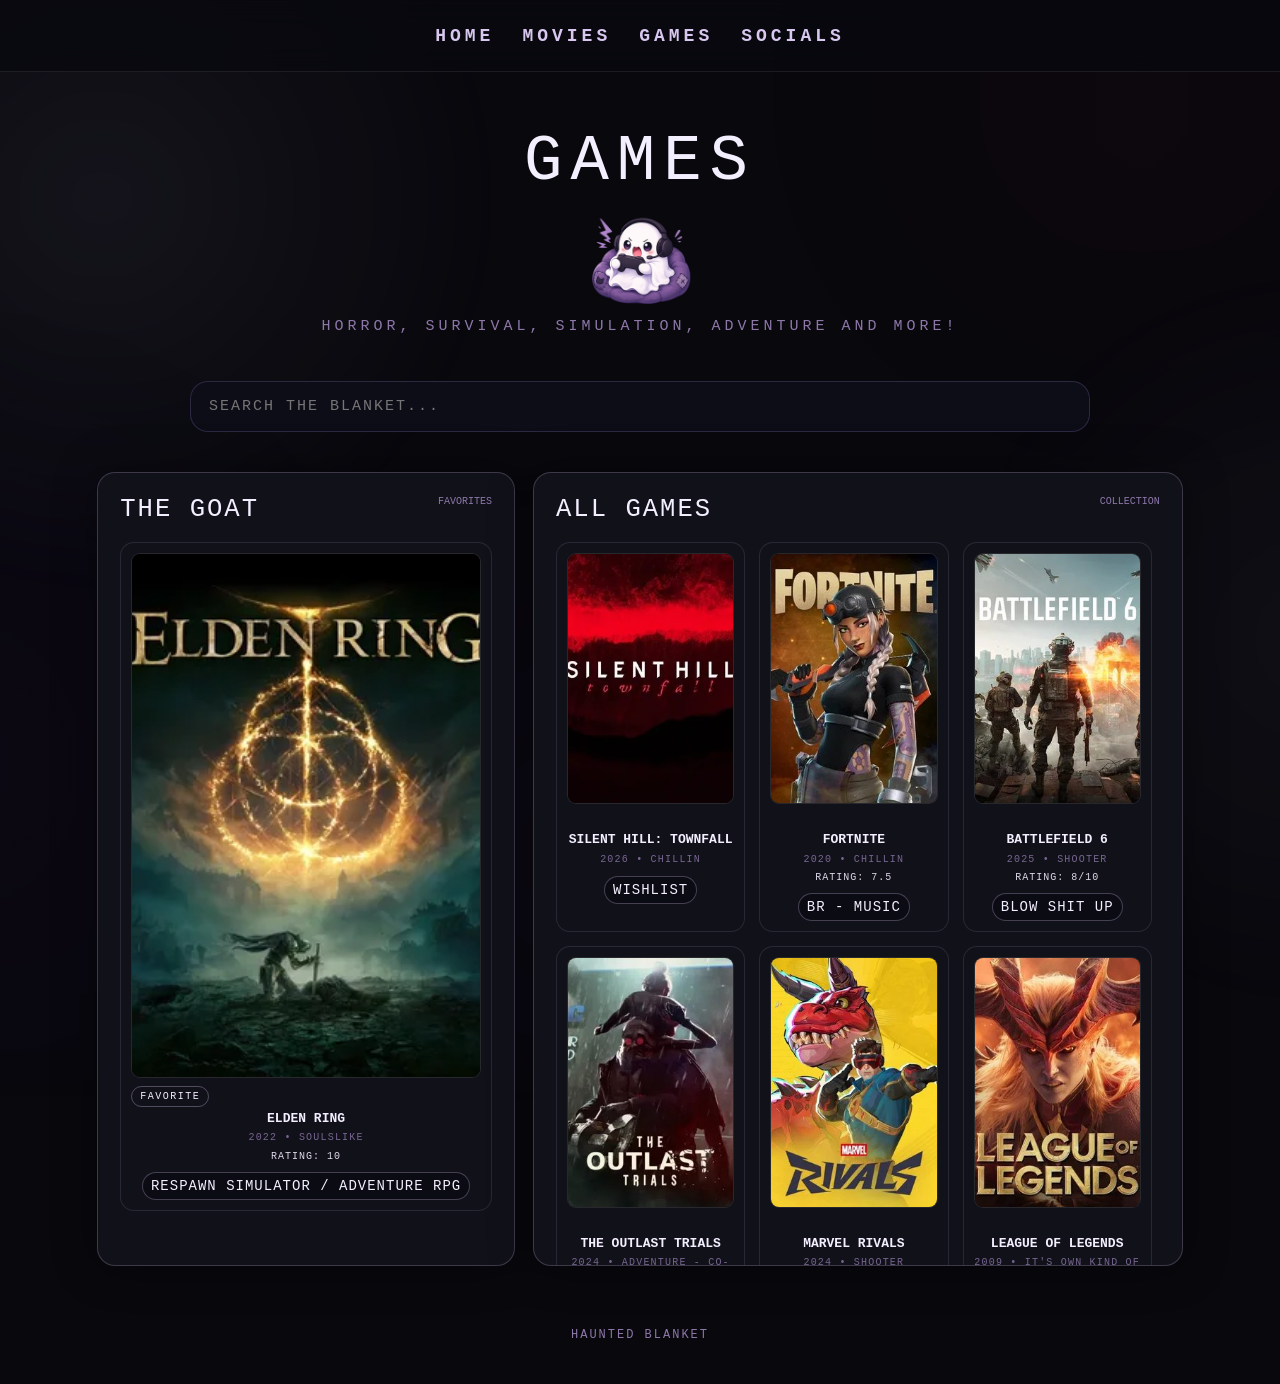
<file: games.html>
<!DOCTYPE html>
<html lang="en">
<head>
  <meta charset="UTF-8" />
  <meta name="viewport" content="width=device-width, initial-scale=1.0" />
  <title>GAMES • HAUNTED BLANKET</title>
  <link rel="stylesheet" href="style.css" />
</head>
<body data-page="games">
  <header>
    <nav aria-label="Main navigation">
      <a href="index.html">HOME</a>
      <a href="movies.html">MOVIES</a>
      <a href="games.html">GAMES</a>
      <a href="socials.html">SOCIALS</a>
    </nav>
  </header>
  <section class="hero compact-hero">
    <h1>GAMES</h1>
    <img src="assets/game-icon.png" class="page-icon-img" alt="Games">
    <p class="subtitle" data-hb-text="gamesSubtitle">COZY / HORROR BACKLOG</p>
  </section>
  
<section class="global-search-wrap">
  <input type="text" id="globalSearch" class="global-search" placeholder="SEARCH THE BLANKET..." />
  <div id="globalSearchResults" class="global-search-results"></div>
</section>

<main>
    <section class="section split-panel media-home-match">
      <div class="panel split-featured">
        <div class="section-header"><h2 data-hb-text="gamesFavoritesHeading">FAVORITE GAMES</h2><p>FAVORITES</p></div>
        <div class="card-grid featured-grid" id="gamesFavoritesGrid"></div>
      </div>

      <div class="panel split-recent">
        <div class="section-header"><h2 data-hb-text="gamesAllHeading">ALL GAMES</h2><p>COLLECTION</p></div>
        <div class="card-grid recent-grid" id="gamesGrid"></div>
      </div>
    </section>
  </main>

  <div class="media-modal" id="mediaModal" aria-hidden="true">
    <div class="media-modal-backdrop" onclick="closeMediaModal()"></div>
    <article class="media-modal-card" role="dialog" aria-modal="true" aria-label="Media details">
      <button class="media-modal-close" onclick="closeMediaModal()" aria-label="Close">×</button>
      <div id="mediaModalContent"></div>
    </article>
  </div>
  <footer data-hb-text="footer">HAUNTED BLANKET</footer>
  <script src="data.js"></script>
  <script src="site.js"></script>
  <script>
    const hb = window.HB_MEDIA;
    const gamesItems = hb.media.filter(x => String(x.type || '').toLowerCase() === 'game');
    const gamesFavorites = gamesItems.filter(x => x.favorite);
    const gamesRest = gamesItems.filter(x => !x.favorite);
    document.getElementById('gamesFavoritesGrid').innerHTML = gamesFavorites.map(item => hb.mediaCard(item, { showFavoritePill: true })).join('') || '<div class="poster-placeholder">NO FAVORITES YET</div>';
    document.getElementById('gamesGrid').innerHTML = gamesRest.map(item => hb.mediaCard(item, { showFavoritePill: true })).join('') || '<div class="poster-placeholder">NO OTHER GAMES YET</div>';
  </script>
</body>
</html>
</file>
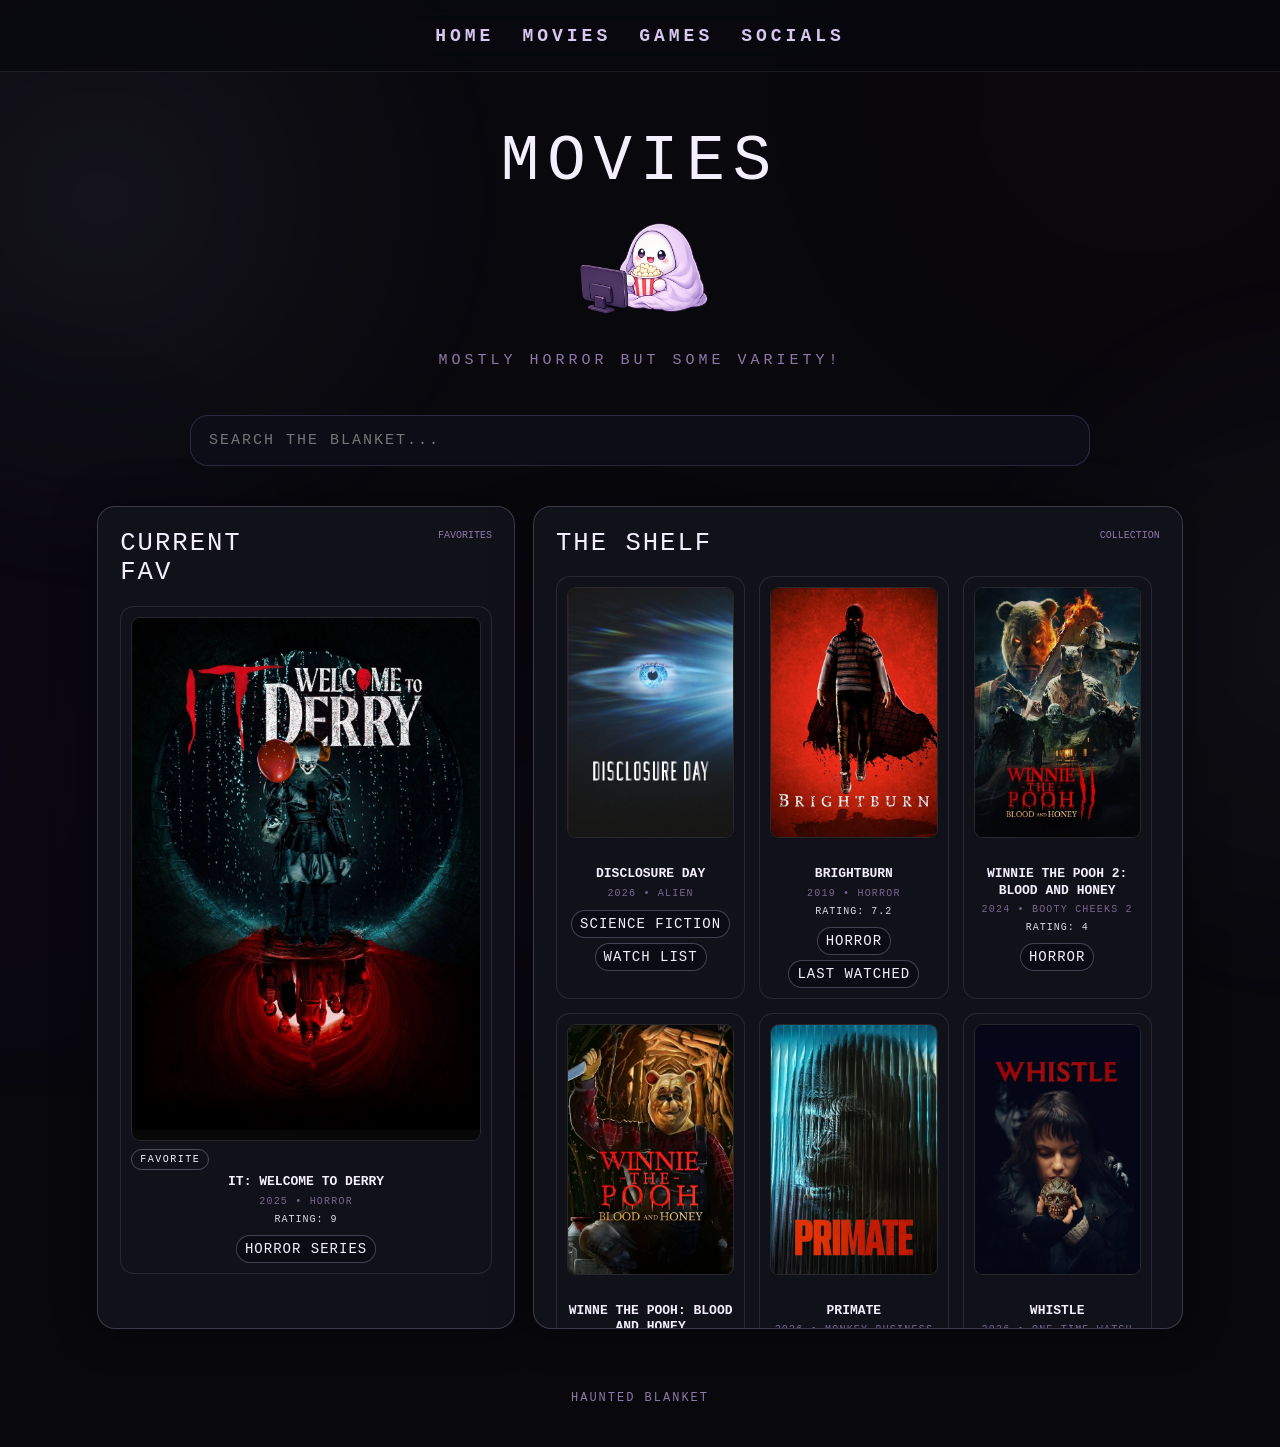
<file: movies.html>
<!DOCTYPE html>
<html lang="en">
<head>
  <meta charset="UTF-8" />
  <meta name="viewport" content="width=device-width, initial-scale=1.0" />
  <title>MOVIES • HAUNTED BLANKET</title>
  <link rel="stylesheet" href="style.css" />
</head>
<body data-page="movies">
  <header>
    <nav aria-label="Main navigation">
      <a href="index.html">HOME</a>
      <a href="movies.html">MOVIES</a>
      <a href="games.html">GAMES</a>
      <a href="socials.html">SOCIALS</a>
    </nav>
  </header>
  <section class="hero compact-hero">
    <h1>MOVIES</h1>
    <img src="assets/movie-icon.png" class="home-icon-img" alt="">
    <p class="subtitle" data-hb-text="moviesSubtitle">CURATED HORROR SHELF</p>
  </section>
  
<section class="global-search-wrap">
  <input type="text" id="globalSearch" class="global-search" placeholder="SEARCH THE BLANKET..." />
  <div id="globalSearchResults" class="global-search-results"></div>
</section>

<main>
    <section class="section split-panel media-home-match">
      <div class="panel split-featured">
        <div class="section-header"><h2 data-hb-text="moviesFavoritesHeading">FAVORITE MOVIES</h2><p>FAVORITES</p></div>
        <div class="card-grid featured-grid" id="moviesFavoritesGrid"></div>
      </div>

      <div class="panel split-recent">
        <div class="section-header"><h2 data-hb-text="moviesAllHeading">ALL MOVIES</h2><p>COLLECTION</p></div>
        <div class="card-grid recent-grid" id="moviesGrid"></div>
      </div>
    </section>
  </main>

  <div class="media-modal" id="mediaModal" aria-hidden="true">
    <div class="media-modal-backdrop" onclick="closeMediaModal()"></div>
    <article class="media-modal-card" role="dialog" aria-modal="true" aria-label="Media details">
      <button class="media-modal-close" onclick="closeMediaModal()" aria-label="Close">×</button>
      <div id="mediaModalContent"></div>
    </article>
  </div>
  <footer data-hb-text="footer">HAUNTED BLANKET</footer>
  <script src="data.js"></script>
  <script src="site.js"></script>
  <script>
    const hb = window.HB_MEDIA;
    const moviesItems = hb.media.filter(x => String(x.type || '').toLowerCase() === 'movie');
    const moviesFavorites = moviesItems.filter(x => x.favorite);
    const moviesRest = moviesItems.filter(x => !x.favorite);
    document.getElementById('moviesFavoritesGrid').innerHTML = moviesFavorites.map(item => hb.mediaCard(item, { showFavoritePill: true })).join('') || '<div class="poster-placeholder">NO FAVORITES YET</div>';
    document.getElementById('moviesGrid').innerHTML = moviesRest.map(item => hb.mediaCard(item, { showFavoritePill: true })).join('') || '<div class="poster-placeholder">NO OTHER MOVIES YET</div>';
  </script>
</body>
</html>
</file>
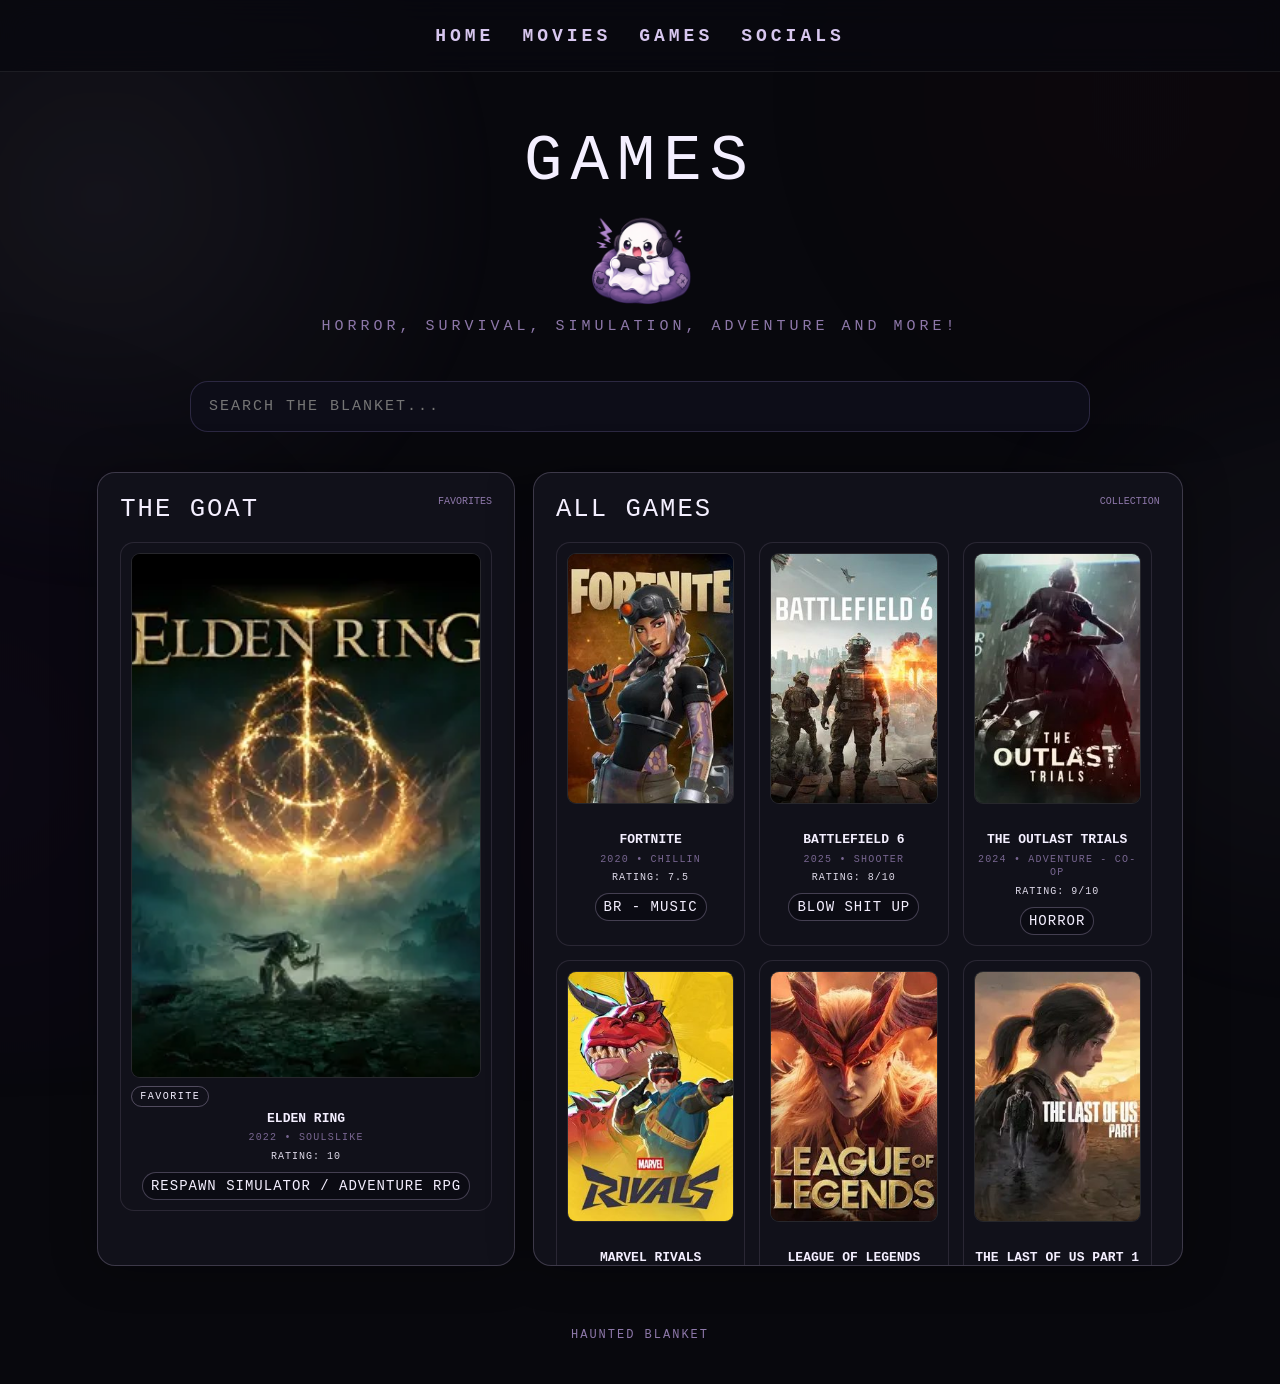
<file: HauntedBlanket/games.html>
<!DOCTYPE html>
<html lang="en">
<head>
  <meta charset="UTF-8" />
  <meta name="viewport" content="width=device-width, initial-scale=1.0" />
  <title>GAMES • HAUNTED BLANKET</title>
  <link rel="stylesheet" href="style.css" />
</head>
<body data-page="games">
  <header>
    <nav aria-label="Main navigation">
      <a href="index.html">HOME</a>
      <a href="movies.html">MOVIES</a>
      <a href="games.html">GAMES</a>
      <a href="socials.html">SOCIALS</a>
    </nav>
  </header>
  <section class="hero compact-hero">
    <h1>GAMES</h1>
    <img src="assets/game-icon.png" class="page-icon-img" alt="Games">
    <p class="subtitle" data-hb-text="gamesSubtitle">COZY / HORROR BACKLOG</p>
  </section>
  
<section class="global-search-wrap">
  <input type="text" id="globalSearch" class="global-search" placeholder="SEARCH THE BLANKET..." />
  <div id="globalSearchResults" class="global-search-results"></div>
</section>

<main>
    <section class="section split-panel media-home-match">
      <div class="panel split-featured">
        <div class="section-header"><h2 data-hb-text="gamesFavoritesHeading">FAVORITE GAMES</h2><p>FAVORITES</p></div>
        <div class="card-grid featured-grid" id="gamesFavoritesGrid"></div>
      </div>

      <div class="panel split-recent">
        <div class="section-header"><h2 data-hb-text="gamesAllHeading">ALL GAMES</h2><p>COLLECTION</p></div>
        <div class="card-grid recent-grid" id="gamesGrid"></div>
      </div>
    </section>
  </main>

  <div class="media-modal" id="mediaModal" aria-hidden="true">
    <div class="media-modal-backdrop" onclick="closeMediaModal()"></div>
    <article class="media-modal-card" role="dialog" aria-modal="true" aria-label="Media details">
      <button class="media-modal-close" onclick="closeMediaModal()" aria-label="Close">×</button>
      <div id="mediaModalContent"></div>
    </article>
  </div>
  <footer data-hb-text="footer">HAUNTED BLANKET</footer>
  <script src="data.js"></script>
  <script src="site.js"></script>
  <script>
    const data = window.HAUNTED_BLANKET_DATA || { media: [], socials: [] };
    function getVideoLink(item) {
      return item.youtube || item.youtubeUrl || item.video || item.videoUrl || item.trailer || item.trailerUrl || '';
    }
    function escapeHtml(text=''){return String(text).replace(/[&<>'"]/g, c => ({'&':'&amp;','<':'&lt;','>':'&gt;',"'":'&#39;','"':'&quot;'}[c]));}
    function embedUrl(url='') {
      const u = String(url || '').trim();
      if (!u) return '';
      const yt = u.match(/(?:youtube\.com\/watch\?v=|youtu\.be\/|youtube\.com\/shorts\/)([A-Za-z0-9_-]+)/);
      if (yt) return `https://www.youtube.com/embed/${yt[1]}`;
      return '';
    }
    function galleryMarkup(item) {
      const images = Array.isArray(item.gallery) ? item.gallery.filter(Boolean) : [];
      if (!images.length) return '';
      return `<div class="modal-gallery">${images.map(src => `<img src="${escapeHtml(src)}" alt="${escapeHtml(item.title)} screenshot">`).join('')}</div>`;
    }
    function trailerMarkup(item) {
      const link = getVideoLink(item);
      if (!link) return '';
      return `<div class="modal-actions">
        <a class="youtube-watch-btn" href="${escapeHtml(link)}" target="_blank" rel="noopener noreferrer">
          ▶ WATCH ON YOUTUBE ↗
        </a>
      </div>`;
    }
    function mediaCard(item){
      const index = data.media.indexOf(item);
      const img = item.image ? `<img class="poster" src="${escapeHtml(item.image)}" alt="${escapeHtml(item.title)} poster">` : `<div class="poster-placeholder">ADD COVER</div>`;
      const tags = (item.tags||[]).map(t=>`<span class="badge">${escapeHtml(t)}</span>`).join('');
      const favorite = item.favorite ? '<span class="favorite-pill">FAVORITE</span>' : '';
      const rating = item.rating ? `<p class="card-rating">RATING: ${escapeHtml(item.rating)}</p>` : '';
      return `<article class="card clickable-card" onclick="openMediaModal(${index})" tabindex="0" role="button" onkeydown="if(event.key==='Enter'||event.key===' '){event.preventDefault();openMediaModal(${index})}">
        ${img}
        <div class="card-topline">${favorite}</div>
        <h3 class="card-title">${escapeHtml(item.title)}</h3>
        <p class="card-meta">${escapeHtml(item.year||item.type)} • ${escapeHtml(item.mood||'LATE-NIGHT PICK')}</p>
        ${rating}
        <div class="badges">${tags}</div>
      </article>`;
    }

    function openMediaModal(index) {
      const item = data.media[index];
      if (!item) return;

      const img = item.image ? `<img class="modal-poster" src="${escapeHtml(item.image)}" alt="${escapeHtml(item.title)} poster">` : `<div class="poster-placeholder modal-placeholder">ADD COVER</div>`;
      const tags = (item.tags||[]).map(t=>`<span class="badge">${escapeHtml(t)}</span>`).join('');
      const rating = item.rating ? `<div class="detail-row"><strong>RATING</strong><span>${escapeHtml(item.rating)}</span></div>` : '';
      const mood = item.mood ? `<div class="detail-row"><strong>MOOD</strong><span>${escapeHtml(item.mood)}</span></div>` : '';
      const year = item.year ? `<div class="detail-row"><strong>YEAR</strong><span>${escapeHtml(item.year)}</span></div>` : '';
      const blurb = item.description ? `<p class="modal-blurb">${escapeHtml(item.description)}</p>` : `<p class="modal-blurb empty-blurb">NO BLURB YET</p>`;
      const trailer = trailerMarkup(item);
      const gallery = galleryMarkup(item);

      document.getElementById('mediaModalContent').innerHTML = `
        <div class="media-detail-layout">
          ${img}
          <div class="media-detail-copy">
            <p class="modal-kicker">${escapeHtml(item.type || '')}</p>
            <h2>${escapeHtml(item.title)}</h2>
            <div class="detail-list">${year}${rating}${mood}</div>
            ${blurb}
            ${trailer}
            ${gallery}
            <div class="badges">${tags}</div>
          </div>
        </div>
      `;

      document.getElementById('mediaModal').classList.add('open');
      document.getElementById('mediaModal').setAttribute('aria-hidden', 'false');
      document.body.classList.add('modal-open');
    }

    function closeMediaModal() {
      document.getElementById('mediaModal').classList.remove('open');
      document.getElementById('mediaModal').setAttribute('aria-hidden', 'true');
      document.body.classList.remove('modal-open');
    }

    document.addEventListener('keydown', e => {
      if (e.key === 'Escape') closeMediaModal();
    });
  </script><script>
    const gamesItems = data.media.filter(x => x.type === 'game');
    const gamesFavorites = gamesItems.filter(x => x.favorite);
    const gamesRest = gamesItems.filter(x => !x.favorite);
    document.getElementById('gamesFavoritesGrid').innerHTML = gamesFavorites.map(mediaCard).join('') || '<div class="poster-placeholder">NO FAVORITES YET</div>';
    document.getElementById('gamesGrid').innerHTML = gamesRest.map(mediaCard).join('') || '<div class="poster-placeholder">NO OTHER GAMES YET</div>';
  </script>
<script>
  function forceTrailerButtons() {
    document.querySelectorAll('.media-modal.open, #mediaModal').forEach(modal => {
      const oldEmbeds = modal.querySelectorAll('iframe, .modal-trailer');
      oldEmbeds.forEach(el => {
        const wrapper = el.closest('.modal-trailer') || el;
        wrapper.remove();
      });

      const content = modal.querySelector('#mediaModalContent') || modal;
      if (!content || content.querySelector('.trailer-button')) return;

      const title = content.querySelector('h1, h2, h3')?.textContent?.trim()?.toLowerCase();
      const data = window.HAUNTED_BLANKET_DATA || {};
      const media = Array.isArray(data.media) ? data.media : [];
      const item = media.find(x => String(x.title || '').trim().toLowerCase() === title);

      if (!item || !item.trailer) return;

      const buttonWrap = document.createElement('div');
      buttonWrap.className = 'modal-trailer-link';
      buttonWrap.innerHTML = `<a href="${String(item.trailer).replace(/"/g, '&quot;')}" target="_blank" rel="noopener noreferrer" class="trailer-button">WATCH TRAILER ON YOUTUBE</a>`;

      const tags = content.querySelector('.modal-tags, .tags, .badges');
      if (tags) tags.before(buttonWrap);
      else content.appendChild(buttonWrap);
    });
  }

  document.addEventListener('click', () => setTimeout(forceTrailerButtons, 40));
  document.addEventListener('keydown', () => setTimeout(forceTrailerButtons, 40));
  setInterval(forceTrailerButtons, 500);
</script>
</body>
</html>
</file>
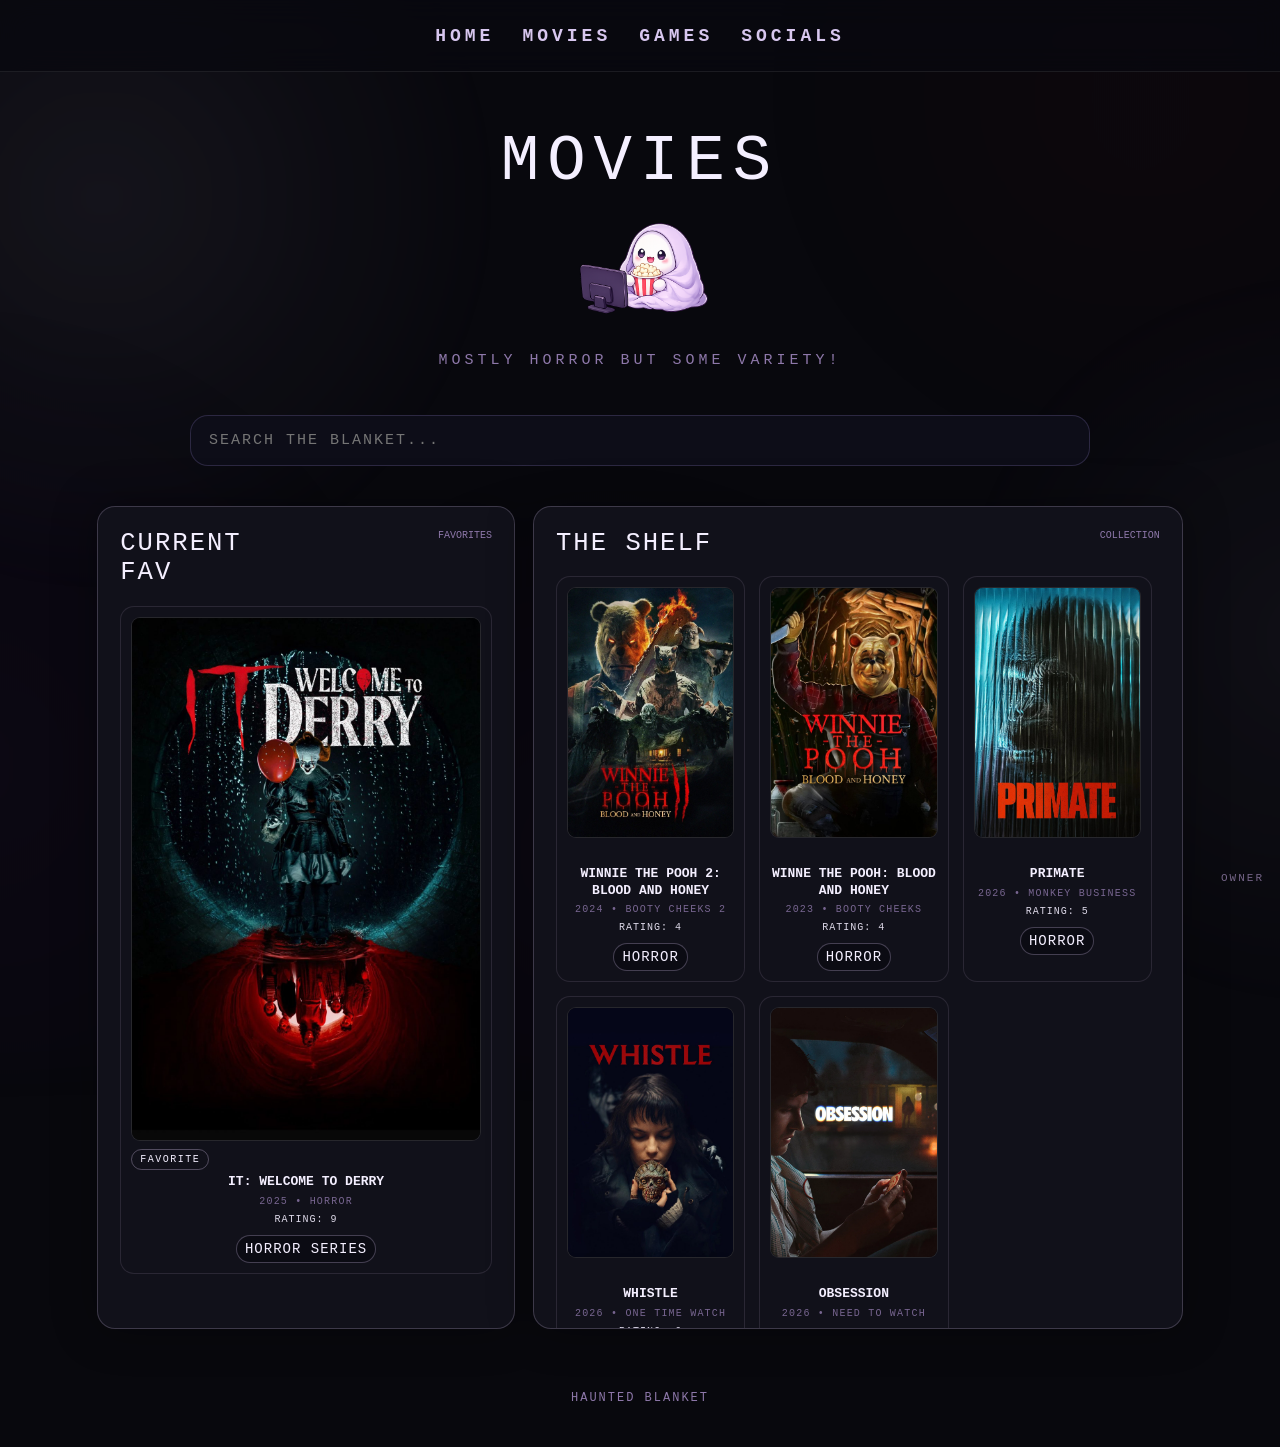
<file: HauntedBlanket/movies.html>
<!DOCTYPE html>
<html lang="en">
<head>
  <meta charset="UTF-8" />
  <meta name="viewport" content="width=device-width, initial-scale=1.0" />
  <title>MOVIES • HAUNTED BLANKET</title>
  <link rel="stylesheet" href="style.css" />
</head>
<body data-page="movies">
  <header>
    <nav aria-label="Main navigation">
      <a href="index.html">HOME</a>
      <a href="movies.html">MOVIES</a>
      <a href="games.html">GAMES</a>
      <a href="socials.html">SOCIALS</a>
    </nav>
  </header>
  <section class="hero compact-hero">
    <h1>MOVIES</h1>
    <img src="assets/movie-icon.png" class="home-icon-img" alt="">
    <p class="subtitle" data-hb-text="moviesSubtitle">CURATED HORROR SHELF</p>
  </section>
  
<section class="global-search-wrap">
  <input type="text" id="globalSearch" class="global-search" placeholder="SEARCH THE BLANKET..." />
  <div id="globalSearchResults" class="global-search-results"></div>
</section>

<main>
    <section class="section split-panel media-home-match">
      <div class="panel split-featured">
        <div class="section-header"><h2 data-hb-text="moviesFavoritesHeading">FAVORITE MOVIES</h2><p>FAVORITES</p></div>
        <div class="card-grid featured-grid" id="moviesFavoritesGrid"></div>
      </div>

      <div class="panel split-recent">
        <div class="section-header"><h2 data-hb-text="moviesAllHeading">ALL MOVIES</h2><p>COLLECTION</p></div>
        <div class="card-grid recent-grid" id="moviesGrid"></div>
      </div>
    </section>
  </main>

  <div class="media-modal" id="mediaModal" aria-hidden="true">
    <div class="media-modal-backdrop" onclick="closeMediaModal()"></div>
    <article class="media-modal-card" role="dialog" aria-modal="true" aria-label="Media details">
      <button class="media-modal-close" onclick="closeMediaModal()" aria-label="Close">×</button>
      <div id="mediaModalContent"></div>
    </article>
  </div>
  <footer data-hb-text="footer">HAUNTED BLANKET</footer>
  <a class="admin-link" href="admin.html">OWNER</a>
  <script src="data.js"></script>
  <script src="site.js"></script>
  <script>
    const data = window.HAUNTED_BLANKET_DATA || { media: [], socials: [] };
    function getVideoLink(item) {
      return item.youtube || item.youtubeUrl || item.video || item.videoUrl || item.trailer || item.trailerUrl || '';
    }
    function escapeHtml(text=''){return String(text).replace(/[&<>'"]/g, c => ({'&':'&amp;','<':'&lt;','>':'&gt;',"'":'&#39;','"':'&quot;'}[c]));}
    function embedUrl(url='') {
      const u = String(url || '').trim();
      if (!u) return '';
      const yt = u.match(/(?:youtube\.com\/watch\?v=|youtu\.be\/|youtube\.com\/shorts\/)([A-Za-z0-9_-]+)/);
      if (yt) return `https://www.youtube.com/embed/${yt[1]}`;
      return '';
    }
    function galleryMarkup(item) {
      const images = Array.isArray(item.gallery) ? item.gallery.filter(Boolean) : [];
      if (!images.length) return '';
      return `<div class="modal-gallery">${images.map(src => `<img src="${escapeHtml(src)}" alt="${escapeHtml(item.title)} screenshot">`).join('')}</div>`;
    }
    function trailerMarkup(item) {
      const link = getVideoLink(item);
      if (!link) return '';
      return `<div class="modal-actions">
        <a class="youtube-watch-btn" href="${escapeHtml(link)}" target="_blank" rel="noopener noreferrer">
          ▶ WATCH ON YOUTUBE ↗
        </a>
      </div>`;
    }
    function mediaCard(item){
      const index = data.media.indexOf(item);
      const img = item.image ? `<img class="poster" src="${escapeHtml(item.image)}" alt="${escapeHtml(item.title)} poster">` : `<div class="poster-placeholder">ADD COVER</div>`;
      const tags = (item.tags||[]).map(t=>`<span class="badge">${escapeHtml(t)}</span>`).join('');
      const favorite = item.favorite ? '<span class="favorite-pill">FAVORITE</span>' : '';
      const rating = item.rating ? `<p class="card-rating">RATING: ${escapeHtml(item.rating)}</p>` : '';
      return `<article class="card clickable-card" onclick="openMediaModal(${index})" tabindex="0" role="button" onkeydown="if(event.key==='Enter'||event.key===' '){event.preventDefault();openMediaModal(${index})}">
        ${img}
        <div class="card-topline">${favorite}</div>
        <h3 class="card-title">${escapeHtml(item.title)}</h3>
        <p class="card-meta">${escapeHtml(item.year||item.type)} • ${escapeHtml(item.mood||'LATE-NIGHT PICK')}</p>
        ${rating}
        <div class="badges">${tags}</div>
      </article>`;
    }

    function openMediaModal(index) {
      const item = data.media[index];
      if (!item) return;

      const img = item.image ? `<img class="modal-poster" src="${escapeHtml(item.image)}" alt="${escapeHtml(item.title)} poster">` : `<div class="poster-placeholder modal-placeholder">ADD COVER</div>`;
      const tags = (item.tags||[]).map(t=>`<span class="badge">${escapeHtml(t)}</span>`).join('');
      const rating = item.rating ? `<div class="detail-row"><strong>RATING</strong><span>${escapeHtml(item.rating)}</span></div>` : '';
      const mood = item.mood ? `<div class="detail-row"><strong>MOOD</strong><span>${escapeHtml(item.mood)}</span></div>` : '';
      const year = item.year ? `<div class="detail-row"><strong>YEAR</strong><span>${escapeHtml(item.year)}</span></div>` : '';
      const blurb = item.description ? `<p class="modal-blurb">${escapeHtml(item.description)}</p>` : `<p class="modal-blurb empty-blurb">NO BLURB YET</p>`;
      const trailer = trailerMarkup(item);
      const gallery = galleryMarkup(item);

      document.getElementById('mediaModalContent').innerHTML = `
        <div class="media-detail-layout">
          ${img}
          <div class="media-detail-copy">
            <p class="modal-kicker">${escapeHtml(item.type || '')}</p>
            <h2>${escapeHtml(item.title)}</h2>
            <div class="detail-list">${year}${rating}${mood}</div>
            ${blurb}
            ${trailer}
            ${gallery}
            <div class="badges">${tags}</div>
          </div>
        </div>
      `;

      document.getElementById('mediaModal').classList.add('open');
      document.getElementById('mediaModal').setAttribute('aria-hidden', 'false');
      document.body.classList.add('modal-open');
    }

    function closeMediaModal() {
      document.getElementById('mediaModal').classList.remove('open');
      document.getElementById('mediaModal').setAttribute('aria-hidden', 'true');
      document.body.classList.remove('modal-open');
    }

    document.addEventListener('keydown', e => {
      if (e.key === 'Escape') closeMediaModal();
    });
  </script><script>
    const moviesItems = data.media.filter(x => x.type === 'movie');
    const moviesFavorites = moviesItems.filter(x => x.favorite);
    const moviesRest = moviesItems.filter(x => !x.favorite);
    document.getElementById('moviesFavoritesGrid').innerHTML = moviesFavorites.map(mediaCard).join('') || '<div class="poster-placeholder">NO FAVORITES YET</div>';
    document.getElementById('moviesGrid').innerHTML = moviesRest.map(mediaCard).join('') || '<div class="poster-placeholder">NO OTHER MOVIES YET</div>';
  </script>
<script>
  function forceTrailerButtons() {
    document.querySelectorAll('.media-modal.open, #mediaModal').forEach(modal => {
      const oldEmbeds = modal.querySelectorAll('iframe, .modal-trailer');
      oldEmbeds.forEach(el => {
        const wrapper = el.closest('.modal-trailer') || el;
        wrapper.remove();
      });

      const content = modal.querySelector('#mediaModalContent') || modal;
      if (!content || content.querySelector('.trailer-button')) return;

      const title = content.querySelector('h1, h2, h3')?.textContent?.trim()?.toLowerCase();
      const data = window.HAUNTED_BLANKET_DATA || {};
      const media = Array.isArray(data.media) ? data.media : [];
      const item = media.find(x => String(x.title || '').trim().toLowerCase() === title);

      if (!item || !item.trailer) return;

      const buttonWrap = document.createElement('div');
      buttonWrap.className = 'modal-trailer-link';
      buttonWrap.innerHTML = `<a href="${String(item.trailer).replace(/"/g, '&quot;')}" target="_blank" rel="noopener noreferrer" class="trailer-button">WATCH TRAILER ON YOUTUBE</a>`;

      const tags = content.querySelector('.modal-tags, .tags, .badges');
      if (tags) tags.before(buttonWrap);
      else content.appendChild(buttonWrap);
    });
  }

  document.addEventListener('click', () => setTimeout(forceTrailerButtons, 40));
  document.addEventListener('keydown', () => setTimeout(forceTrailerButtons, 40));
  setInterval(forceTrailerButtons, 500);
</script>
</body>
</html>
</file>
<file: style.css>
*
body{
  visibility:hidden;
}

body.loaded{
  visibility:visible;
}

*{
  box-sizing: border-box;
  margin: 0;
  padding: 0
}

html {
  scroll-behavior: smooth
}

body {
  min-height: 100vh;
  font-family: Georgia, 'Times New Roman', serif;
  background: #09090f;
  color: #f4efff;
  overflow-x: hidden;
  text-transform: uppercase
}

body::before,
body::after {
  content: "";
  position: fixed;
  inset: -20%;
  pointer-events: none;
  z-index: -1;
  filter: blur(22px);
  opacity: .85
}

body::before {
  background: radial-gradient(circle at 20% 30%, rgba(216, 199, 239, .08), transparent 25%), radial-gradient(circle at 78% 22%, rgba(127, 29, 29, .06), transparent 24%), radial-gradient(circle at 48% 82%, rgba(88, 28, 135, .08), transparent 30%);
  animation: fogOne 28s ease-in-out infinite alternate
}

body::after {
  background: radial-gradient(circle at 88% 65%, rgba(216, 199, 239, .05), transparent 23%), radial-gradient(circle at 12% 75%, rgba(88, 28, 135, .07), transparent 27%);
  animation: fogTwo 36s ease-in-out infinite alternate
}

@keyframes fogOne {
  from {
    transform: translate(-2%, -1%) scale(1)
  }

  to {
    transform: translate(3%, 2%) scale(1.05)
  }
}

@keyframes fogTwo {
  from {
    transform: translate(3%, 1%) scale(1.04)
  }

  to {
    transform: translate(-3%, -2%) scale(1)
  }
}

header {
  position: sticky;
  top: 0;
  z-index: 20;
  min-height: 72px;
  display: flex;
  align-items: center;
  justify-content: center;
  padding: 0 24px;
  background: rgba(9, 9, 15, .74);
  backdrop-filter: blur(14px);
  border-bottom: 1px solid rgba(255, 255, 255, .08)
}

nav {
  display: flex;
  gap: 28px;
  flex-wrap: wrap;
  justify-content: center;
  font-family: 'Courier New', monospace;
  text-transform: uppercase;
  letter-spacing: 2px;
  font-size: 13px
}

nav a {
  color: #bca7d8;
  font-weight: 600;
  text-decoration: none
}

nav a:hover {
  color: #fff
}

.hero {
  width: min(1180px, 92%);
  margin: 0 auto;
  padding: 76px 0 42px;
  text-align: center
}

.moon {
  font-size: 58px;
  color: #ddd6fe;
  margin-bottom: 22px;
  text-shadow: 0 0 24px rgba(196, 181, 253, .25)
}

h1 {
  font-size: clamp(42px, 8vw, 94px);
  font-weight: 400;
  letter-spacing: clamp(5px, 1.5vw, 16px);
  text-transform: uppercase;
  color: #ded7ec
}

.ghost-line {
  margin: 26px auto 18px;
  width: min(900px, 90%);
  display: flex;
  align-items: center;
  justify-content: center;
  gap: 24px;
  color: #d8c7ef
}

.ghost-line::before,
.ghost-line::after {
  content: "";
  height: 1px;
  flex: 1;
  background: rgba(216, 199, 239, .42)
}

.ghost {
  font-size: 40px
}

.subtitle {
  font-family: 'Courier New', monospace;
  color: #b8a7ca;
  letter-spacing: 4px;
  font-size: 15px;
  text-transform: uppercase
}

.section {
  width: min(1180px, 92%);
  margin: 0 auto 34px
}

.panel {
  border: 1px solid rgba(216, 199, 239, .16);
  border-radius: 18px;
  background: rgba(15, 15, 23, .92);
  box-shadow: 0 0 44px rgba(0, 0, 0, .34);
  padding: 24px;
  overflow: hidden
}

.section-header {
  display: flex;
  justify-content: space-between;
  align-items: end;
  gap: 20px;
  margin-bottom: 20px
}

h2 {
  font-family: 'Courier New', monospace;
  color: #c7a7ff;
  font-size: 15px;
  letter-spacing: 2px;
  text-transform: uppercase;
  font-weight: 400
}

.section-header p,
.muted {
  color: #9f8fba;
  font-family: 'Courier New', monospace;
  font-size: 13px;
  line-height: 1.6
}

.vibe-grid {
  display: grid;
  grid-template-columns: 1.1fr .9fr;
  gap: 18px;
  align-items: stretch
}

.vibe-card {
  min-height: 280px;
  display: grid;
  align-content: end;
  gap: 16px;
  padding: 30px;
  border-radius: 18px;
  border: 1px solid rgba(216, 199, 239, .14);
  background: radial-gradient(circle at top right, rgba(199, 167, 255, .16), transparent 34%), linear-gradient(145deg, #151520, #0b0b12)
}

.vibe-card h2 {
  color: #f4efff;
  font-family: Georgia, 'Times New Roman', serif;
  font-size: clamp(34px, 5vw, 62px);
  letter-spacing: 1px;
  text-transform: none;
  line-height: 1
}

.vibe-list {
  display: grid;
  gap: 12px
}

.vibe-list div {
  border: 1px solid rgba(216, 199, 239, .12);
  border-radius: 14px;
  background: #11111a;
  padding: 18px
}

.vibe-list strong {
  display: block;
  color: #eee7fa;
  margin-bottom: 6px;
  font-weight: 400
}

.card-grid {
  display: grid;
  grid-template-columns: repeat(auto-fit, minmax(155px, 1fr));
  gap: 16px
}

.card {
  border: 1px solid rgba(216, 199, 239, .12);
  border-radius: 14px;
  background: #11111a;
  padding: 12px;
  transition: transform .22s ease, border-color .22s ease, background .22s ease
}

.card:hover {
  transform: translateY(-6px);
  border-color: rgba(216, 199, 239, .4);
  background: #151520
}

.poster,
.poster-placeholder {
  width: 100%;
  aspect-ratio: 2/3;
  border-radius: 9px;
  border: 1px solid rgba(255, 255, 255, .12);
  background: #09090f;
  object-fit: cover;
  display: block
}

.poster-placeholder {
  display: flex;
  align-items: center;
  justify-content: center;
  text-align: center;
  padding: 16px;
  color: #8e78aa;
  font-family: 'Courier New', monospace;
  letter-spacing: 2px;
  text-transform: uppercase;
  font-size: 12px;
  background: radial-gradient(circle at 50% 32%, rgba(199, 167, 255, .13), transparent 34%), linear-gradient(145deg, #11111a, #09090f)
}

.card-title {
  text-align: center;
  margin-top: 13px;
  color: #f4efff;
  font-family: 'Courier New', monospace;
  font-size: 14px;
  line-height: 1.4
}

.card-meta {
  margin-top: 7px;
  text-align: center;
  color: #a78ac8;
  font-family: 'Courier New', monospace;
  font-size: 12px;
  line-height: 1.5
}

.badges {
  display: flex;
  justify-content: center;
  gap: 6px;
  flex-wrap: wrap;
  margin-top: 10px
}

.badge {
  border: 1px solid rgba(216, 199, 239, .16);
  border-radius: 999px;
  padding: 5px 8px;
  color: #cdbce4;
  background: rgba(9, 9, 15, .54);
  font-family: 'Courier New', monospace;
  font-size: 14px;
  letter-spacing: 1px;
  text-transform: uppercase
}

.social-grid {
  display: grid;
  grid-template-columns: repeat(auto-fit, minmax(220px, 1fr));
  gap: 16px
}

.social-card {
  min-height: 180px;
  display: flex;
  flex-direction: column;
  justify-content: space-between;
  gap: 16px;
  border: 1px solid rgba(216, 199, 239, .14);
  border-radius: 14px;
  background: radial-gradient(circle at top right, rgba(199, 167, 255, .1), transparent 34%), #11111a;
  padding: 18px
}

.social-card h3 {
  color: #f4efff;
  font-weight: 400;
  font-size: 21px;
  line-height: 1.25
}

.social-card p {
  color: #bca7d8;
  line-height: 1.55;
  font-size: 14px
}

.social-card a {
  display: inline-block;
  width: fit-content;
  border: 1px solid rgba(216, 199, 239, .18);
  border-radius: 999px;
  background: #171722;
  color: #f4efff;
  padding: 10px 14px;
  text-decoration: none;
  font-family: 'Courier New', monospace;
  font-size: 11px;
  letter-spacing: 1px;
  text-transform: uppercase
}

.social-card a:hover {
  background: #1f1f2d
}

.about-text {
  color: #d8c7ef;
  font-size: 18px;
  line-height: 1.8;
  max-width: 820px
}

.quote {
  width: min(1180px, 92%);
  margin: 0 auto 44px;
  text-align: center;
  border: 1px solid rgba(216, 199, 239, .16);
  border-radius: 14px;
  padding: 18px;
  color: #bca7d8;
  font-family: 'Courier New', monospace;
  letter-spacing: 4px;
  text-transform: uppercase;
  background: #0f0f17
}

footer {
  padding: 28px 20px 42px;
  text-align: center;
  color: #756588;
  font-family: 'Courier New', monospace;
  letter-spacing: 2px;
  text-transform: uppercase;
  font-size: 12px
}


@media(max-width:780px) {
  header {
    position: relative
  }

  nav {
    gap: 16px;
    font-size: 12px
  }

  .vibe-grid {
    grid-template-columns: 1fr
  }

  .section-header {
    flex-direction: column;
    align-items: flex-start
  }

  .hero {
    padding-top: 54px
  }
}


.about-hero {
  margin-top: 0;
}

.about-card {
  min-height: 330px;
  border: 1px solid rgba(216, 199, 239, .16);
  border-radius: 22px;
  background:
    radial-gradient(circle at 15% 0%, rgba(199, 167, 255, .16), transparent 34%),
    radial-gradient(circle at 90% 90%, rgba(88, 28, 135, .12), transparent 32%),
    linear-gradient(145deg, #151520, #0b0b12);
  box-shadow: 0 0 50px rgba(0, 0, 0, .36);
  padding: clamp(28px, 5vw, 58px);
  display: grid;
  gap: 22px;
  align-content: center;
  text-align: center;
}

.about-card .eyebrow {
  text-transform: uppercase;
  letter-spacing: 4px;
}

.about-card h2 {
  color: #f4efff;
  font-family: Georgia, 'Times New Roman', serif;
  font-size: clamp(38px, 6vw, 74px);
  letter-spacing: 1px;
  text-transform: none;
  line-height: 1;
}

.about-card p:not(.eyebrow) {
  color: #d8c7ef;
  font-size: clamp(18px, 2.1vw, 25px);
  line-height: 1.65;
  max-width: 780px;
  margin: 0 auto;
}

.home-nav-cards {
  display: grid;
  grid-template-columns: repeat(4, minmax(130px, 1fr));
  gap: 14px;
  margin-top: 12px;
}

.home-nav-cards a {
  border: 1px solid rgba(216, 199, 239, .16);
  border-radius: 16px;
  background: rgba(9, 9, 15, .48);
  color: #f4efff;
  text-decoration: none;
  padding: 18px 14px;
  font-family: 'Courier New', monospace;
  font-size: 12px;
  letter-spacing: 2px;
  text-transform: uppercase;
  transition: transform .22s ease, border-color .22s ease, background .22s ease;
}

.home-nav-cards a:hover {
  transform: translateY(-4px);
  border-color: rgba(216, 199, 239, .42);
  background: rgba(23, 23, 34, .88);
}

.empty-feature {
  min-height: 140px;
  border: 1px dashed rgba(216, 199, 239, .16);
  border-radius: 14px;
  display: flex;
  align-items: center;
  justify-content: center;
  text-align: center;
  color: #8e78aa;
  font-family: 'Courier New', monospace;
  letter-spacing: 2px;
  text-transform: uppercase;
  font-size: 12px;
}

@media(max-width:780px) {
  .home-nav-cards {
    grid-template-columns: 1fr 1fr
  }

  .about-card {
    text-align: left
  }

  .about-card p:not(.eyebrow) {
    margin: 0
  }

  .about-card .eyebrow {
    text-align: left
  }
}

@media(max-width:480px) {
  .home-nav-cards {
    grid-template-columns: 1fr
  }
}


/* ABOUT ME REFINEMENT */
.about-card {
  min-height: 300px;
  gap: 18px;
  padding: clamp(30px, 4.5vw, 52px);
}

.about-card h2 {
  color: #f4efff;
  font-family: 'Courier New', monospace;
  font-size: clamp(18px, 2.2vw, 28px);
  letter-spacing: 6px;
  text-transform: uppercase;
  line-height: 1.3;
  font-weight: 400;
}

.about-intro {
  display: grid;
  gap: 10px;
  max-width: 960px;
  margin: 0 auto;
}

.about-intro p,
.about-card p:not(.eyebrow) {
  color: #d8c7ef;
  font-family: 'Courier New', monospace;
  font-size: clamp(13px, 1.35vw, 17px);
  letter-spacing: 2px;
  line-height: 1.8;
  max-width: 960px;
  margin: 0 auto;
  text-transform: uppercase;
}

.home-nav-cards {
  margin-top: 18px;
}

@media(max-width:780px) {
  .about-card h2 {
    letter-spacing: 4px;
  }

  .about-intro p {
    letter-spacing: 1.5px;
  }
}


/* MULTI-PAGE ADDITIONS */
.compact-hero {
  padding-top: 54px;
  padding-bottom: 28px
}

.feature-links {
  display: grid;
  grid-template-columns: repeat(auto-fit, minmax(190px, 1fr));
  gap: 14px
}

.feature-links a {
  display: grid;
  gap: 8px;
  min-height: 112px;
  align-content: center;
  border: 1px solid rgba(216, 199, 239, .16);
  border-radius: 16px;
  background: rgba(9, 9, 15, .48);
  color: #f4efff;
  text-decoration: none;
  padding: 20px;
  font-family: 'Courier New', monospace;
  letter-spacing: 2px;
  text-transform: uppercase;
  transition: transform .22s ease, border-color .22s ease, background .22s ease
}

.feature-links a:hover {
  transform: translateY(-4px);
  border-color: rgba(216, 199, 239, .42);
  background: rgba(23, 23, 34, .88)
}

.feature-links span {
  color: #8e78aa;
  font-size: 11px;
  line-height: 1.5
}

.card-desc {
  margin-top: 10px;
  text-align: center;
  color: #9f8fba;
  font-family: 'Courier New', monospace;
  font-size: 11px;
  line-height: 1.5
}

.text-block {
  border: 1px solid rgba(216, 199, 239, .12);
  border-radius: 16px;
  background: #11111a;
  padding: 24px;
  color: #d8c7ef;
  font-family: 'Courier New', monospace;
  letter-spacing: 2px;
  line-height: 1.8;
  text-align: center
}

.collection-grid {
  display: grid;
  grid-template-columns: repeat(auto-fit, minmax(220px, 1fr));
  gap: 16px
}

.collection-card {
  border: 1px solid rgba(216, 199, 239, .12);
  border-radius: 14px;
  background: #11111a;
  padding: 16px;
  min-height: 220px
}

.collection-card h3 {
  margin-top: 12px;
  color: #f4efff;
  font-family: 'Courier New', monospace;
  font-size: 15px;
  letter-spacing: 2px;
  font-weight: 400
}

.collection-card p {
  margin-top: 8px;
  color: #9f8fba;
  font-family: 'Courier New', monospace;
  font-size: 12px;
  line-height: 1.6
}

.wide-image {
  width: 100%;
  aspect-ratio: 16/10;
  object-fit: cover;
  border-radius: 10px;
  border: 1px solid rgba(255, 255, 255, .12)
}

.small-link {
  display: inline-block;
  margin-top: 12px;
  border: 1px solid rgba(216, 199, 239, .18);
  border-radius: 999px;
  background: #171722;
  color: #f4efff;
  padding: 9px 13px;
  text-decoration: none;
  font-family: 'Courier New', monospace;
  font-size: 11px;
  letter-spacing: 1px;
  text-transform: uppercase
}

.small-link:hover {
  background: #1f1f2d
}

/* ADMIN EDITABLE THEME OVERRIDES */
:root {
  --hb-bg: #08080d;
  --hb-panel: #11111a;
  --hb-text: #d8c7ef;
  --hb-title: #f4efff;
  --hb-muted: #8e78aa;
  --hb-accent: #d8c7ef;
  --hb-body-font: 'Courier New', monospace;
  --hb-title-font: 'Courier New', monospace;
  --hb-base-size: 14px;
  --hb-title-size: 64px;
  --hb-about-size: 15px;
  --hb-nav-size: 12px;
  --hb-letter-spacing: 2px;
}

body {
  background: var(--hb-bg) !important;
  color: var(--hb-text) !important;
  font-family: var(--hb-body-font) !important;
  font-size: var(--hb-base-size) !important;
}

h1,
.hero h1,
.about-card h2,
.section-header h2,
.card-title,
.collection-card h3,
.social-card h3 {
  color: var(--hb-title) !important;
  font-family: var(--hb-title-font) !important;
}

.hero h1 {
  font-size: clamp(42px, 9vw, var(--hb-title-size)) !important;
}

nav a {
  font-size: var(--hb-nav-size) !important;
  color: var(--hb-text) !important;
}

.subtitle,
.section-header p,
.card-meta,
.card-desc,
.text-block,
.quote,
footer,
.feature-links span,
.social-card p {
  color: var(--hb-muted) !important;
}

.panel,
.about-card,
.collection-card,
.social-card,
.text-block,
.quote,
.home-nav-cards a,
.feature-links a {
  background: var(--hb-panel) !important;
  border-color: color-mix(in srgb, var(--hb-accent), transparent 78%) !important;
}

.about-intro p,
.about-card p:not(.eyebrow) {
  font-size: var(--hb-about-size) !important;
  color: var(--hb-text) !important;
}

.badge,
.small-link,
.social-card a {
  border-color: color-mix(in srgb, var(--hb-accent), transparent 72%) !important;
  color: var(--hb-title) !important;
}

body:not(.no-uppercase),
body:not(.no-uppercase) * {
  text-transform: uppercase;
}

body.no-uppercase,
body.no-uppercase * {
  text-transform: none !important;
}


/* FEATURED + RECENT HOMEPAGE SPLIT */
.split-panel {
  display: grid;
  grid-template-columns: minmax(260px, 0.9fr) minmax(320px, 1.4fr);
  gap: 18px;
  align-items: start;
}

.split-panel>.panel {
  height: 100%;
}

.featured-grid {
  grid-template-columns: 1fr;
}

.recent-grid {
  grid-template-columns: repeat(3, minmax(0, 1fr));
}

.split-panel .card {
  min-width: 0;
}

.split-panel .poster {
  aspect-ratio: 2 / 3;
}

@media (max-width: 900px) {
  .split-panel {
    grid-template-columns: 1fr;
  }

  .recent-grid {
    grid-template-columns: repeat(2, minmax(0, 1fr));
  }
}

@media (max-width: 560px) {
  .recent-grid {
    grid-template-columns: 1fr;
  }
}


/* FAVORITES + BLURBS */
.card-blurb {
  margin: 10px 0 0;
  line-height: 1.55;
  color: var(--hb-text) !important;
  opacity: 0.9;
}

.empty-blurb {
  color: var(--hb-muted) !important;
  opacity: 0.55;
}

.card-topline {
  min-height: 24px;
  margin-top: 10px;
}

.favorite-pill {
  display: inline-flex;
  align-items: center;
  border: 1px solid color-mix(in srgb, var(--hb-accent), transparent 68%);
  color: var(--hb-title);
  border-radius: 999px;
  padding: 4px 8px;
  font-size: 10px;
  letter-spacing: 1.5px;
}

.admin-flags {
  display: grid;
  grid-template-columns: 1fr 1fr;
  gap: 8px;
  margin-top: 10px;
}

.mini-btn {
  padding: 8px 9px !important;
  font-size: 11px !important;
}

@media (max-width: 560px) {
  .admin-flags {
    grid-template-columns: 1fr;
  }
}


/* COMPACT MOVIE + GAME SECTIONS */
body[data-page="movies"] main,
body[data-page="games"] main {
  max-width: 1180px;
}

body[data-page="movies"] .section.panel,
body[data-page="games"] .section.panel {
  padding: 18px;
  margin-top: 16px;
}

body[data-page="movies"] .section-header,
body[data-page="games"] .section-header {
  margin-bottom: 12px;
}

body[data-page="movies"] .section-header h2,
body[data-page="games"] .section-header h2 {
  font-size: clamp(20px, 3vw, 32px);
}

body[data-page="movies"] .section-header p,
body[data-page="games"] .section-header p {
  font-size: 11px;
  margin-top: 4px;
}

body[data-page="movies"] .card-grid,
body[data-page="games"] .card-grid {
  gap: 14px;
}

body[data-page="movies"] .card,
body[data-page="games"] .card {
  padding: 12px;
}

body[data-page="movies"] .card-title,
body[data-page="games"] .card-title {
  font-size: 16px;
}

body[data-page="movies"] .card-blurb,
body[data-page="games"] .card-blurb {
  font-size: 12px;
  line-height: 1.45;
}


/* FIX OVERSIZED EMPTY MOVIE/GAME SECTIONS */
body[data-page="movies"] .poster-placeholder,
body[data-page="games"] .poster-placeholder {
  min-height: 0 !important;
  height: auto !important;
  aspect-ratio: auto !important;
  padding: 18px !important;
}

body[data-page="movies"] .card-grid:has(.poster-placeholder:only-child),
body[data-page="games"] .card-grid:has(.poster-placeholder:only-child) {
  display: block;
}

body[data-page="movies"] .card-grid>.poster-placeholder:only-child,
body[data-page="games"] .card-grid>.poster-placeholder:only-child {
  width: 100%;
  max-width: none;
  text-align: center;
  border-radius: 12px;
  font-size: 11px;
}

body[data-page="movies"] .section.panel,
body[data-page="games"] .section.panel {
  min-height: 0 !important;
}

body[data-page="movies"] .section.panel:has(.poster-placeholder:only-child),
body[data-page="games"] .section.panel:has(.poster-placeholder:only-child) {
  padding-bottom: 18px !important;
}





/* MOVIES / GAMES MATCH HOMEPAGE FEATURED + RECENT LAYOUT */
body[data-page="movies"] main,
body[data-page="games"] main {
  max-width: 1180px !important;
  margin-inline: auto !important;
}

body[data-page="movies"] .media-home-match,
body[data-page="games"] .media-home-match {
  display: grid !important;
  grid-template-columns: minmax(260px, 0.9fr) minmax(320px, 1.4fr) !important;
  gap: 18px !important;
  align-items: stretch !important;
  margin-top: 18px !important;
}

body[data-page="movies"] .media-home-match>.panel,
body[data-page="games"] .media-home-match>.panel {
  height: auto !important;
  min-height: 0 !important;
  padding: 22px !important;
  display: block !important;
}

body[data-page="movies"] .media-home-match .section-header,
body[data-page="games"] .media-home-match .section-header {
  display: flex !important;
  justify-content: space-between !important;
  align-items: flex-start !important;
  gap: 18px !important;
  margin-bottom: 18px !important;
}

body[data-page="movies"] .media-home-match .section-header h2,
body[data-page="games"] .media-home-match .section-header h2 {
  font-size: clamp(18px, 2vw, 26px) !important;
  line-height: 1.15 !important;
  margin: 0 !important;
  max-width: 180px !important;
}

body[data-page="movies"] .media-home-match .section-header p,
body[data-page="games"] .media-home-match .section-header p {
  font-size: 10px !important;
  line-height: 1.4 !important;
  margin: 0 !important;
  max-width: 220px !important;
  text-align: right !important;
}

body[data-page="movies"] .media-home-match .featured-grid,
body[data-page="games"] .media-home-match .featured-grid {
  display: grid !important;
  grid-template-columns: 1fr !important;
  gap: 14px !important;
}

body[data-page="movies"] .media-home-match .recent-grid,
body[data-page="games"] .media-home-match .recent-grid {
  display: grid !important;
  grid-template-columns: repeat(3, minmax(0, 1fr)) !important;
  gap: 14px !important;
}

body[data-page="movies"] .media-home-match .card,
body[data-page="games"] .media-home-match .card {
  padding: 10px !important;
  min-width: 0 !important;
}

body[data-page="movies"] .media-home-match .poster,
body[data-page="games"] .media-home-match .poster {
  aspect-ratio: 2 / 3 !important;
}

body[data-page="movies"] .media-home-match .card-title,
body[data-page="games"] .media-home-match .card-title {
  font-size: 13px !important;
  line-height: 1.25 !important;
}

body[data-page="movies"] .media-home-match .card-meta,
body[data-page="games"] .media-home-match .card-meta,
body[data-page="movies"] .media-home-match .card-blurb,
body[data-page="games"] .media-home-match .card-blurb {
  font-size: 10px !important;
  line-height: 1.35 !important;
}

body[data-page="movies"] .media-home-match .badges,
body[data-page="games"] .media-home-match .badges {
  gap: 5px !important;
}

/* Empty states should look like homepage cards, not giant stretched panels. */
body[data-page="movies"] .media-home-match .card-grid:has(.poster-placeholder:only-child),
body[data-page="games"] .media-home-match .card-grid:has(.poster-placeholder:only-child) {
  display: grid !important;
  grid-template-columns: 1fr !important;
}

body[data-page="movies"] .media-home-match .recent-grid:has(.poster-placeholder:only-child),
body[data-page="games"] .media-home-match .recent-grid:has(.poster-placeholder:only-child) {
  grid-template-columns: minmax(160px, 260px) !important;
}

body[data-page="movies"] .media-home-match .poster-placeholder,
body[data-page="games"] .media-home-match .poster-placeholder {
  min-height: 0 !important;
  height: auto !important;
  aspect-ratio: 2 / 3 !important;
  padding: 18px !important;
  display: grid !important;
  place-items: center !important;
  text-align: center !important;
  border-radius: 12px !important;
  font-size: 11px !important;
}

@media (max-width: 900px) {

  body[data-page="movies"] .media-home-match,
  body[data-page="games"] .media-home-match {
    grid-template-columns: 1fr !important;
  }

  body[data-page="movies"] .media-home-match .recent-grid,
  body[data-page="games"] .media-home-match .recent-grid {
    grid-template-columns: repeat(2, minmax(0, 1fr)) !important;
  }
}

@media (max-width: 560px) {

  body[data-page="movies"] .media-home-match .section-header,
  body[data-page="games"] .media-home-match .section-header {
    display: block !important;
  }

  body[data-page="movies"] .media-home-match .section-header h2,
  body[data-page="games"] .media-home-match .section-header h2,
  body[data-page="movies"] .media-home-match .section-header p,
  body[data-page="games"] .media-home-match .section-header p {
    max-width: none !important;
    text-align: left !important;
  }

  body[data-page="movies"] .media-home-match .section-header p,
  body[data-page="games"] .media-home-match .section-header p {
    margin-top: 6px !important;
  }

  body[data-page="movies"] .media-home-match .recent-grid,
  body[data-page="games"] .media-home-match .recent-grid,
  body[data-page="movies"] .media-home-match .recent-grid:has(.poster-placeholder:only-child),
  body[data-page="games"] .media-home-match .recent-grid:has(.poster-placeholder:only-child) {
    grid-template-columns: 1fr !important;
  }
}


/* IMPROVED CARD READABILITY */
.card-title {
  line-height: 1.2 !important;
}

.card-meta {
  font-size: 11px !important;
  letter-spacing: 1.2px !important;
  opacity: 0.82 !important;
  margin-top: 8px !important;
}

.card-blurb {
  color: rgba(245, 245, 245, 0.92) !important;
  font-size: 12px !important;
  line-height: 1.55 !important;
  letter-spacing: 0.4px !important;
  margin-top: 10px !important;
  max-width: 95% !important;
  text-wrap: pretty !important;
}

.card {
  gap: 0 !important;
}

.admin-card-actions {
  display: grid;
  grid-template-columns: 1fr 1fr;
  gap: 8px;
  margin-top: 10px;
}

@media (max-width: 560px) {
  .card-blurb {
    font-size: 11px !important;
    line-height: 1.5 !important;
  }
}


/* CLICKABLE MEDIA DETAILS + TIGHTER CARDS */
.clickable-card {
  cursor: pointer;
  transition: transform 160ms ease, border-color 160ms ease, background 160ms ease;
}

.clickable-card:hover,
.clickable-card:focus-visible {
  transform: translateY(-2px);
  border-color: color-mix(in srgb, var(--hb-accent), transparent 48%) !important;
  outline: none;
}

.card .poster {
  margin-bottom: 8px !important;
}

.card-topline {
  min-height: 16px !important;
  margin-top: 6px !important;
}

.card-title {
  margin-top: 4px !important;
  margin-bottom: 4px !important;
}

.card-meta {
  margin-top: 4px !important;
  margin-bottom: 6px !important;
}

.card-rating {
  color: var(--hb-title) !important;
  font-size: 10px !important;
  letter-spacing: 1px !important;
  margin: 4px 0 8px !important;
  opacity: 0.9;
}

body.modal-open {
  overflow: hidden;
}

.media-modal {
  position: fixed;
  inset: 0;
  z-index: 999;
  display: none;
}

.media-modal.open {
  display: block;
}

.media-modal-backdrop {
  position: absolute;
  inset: 0;
  background: rgba(0, 0, 0, 0.72);
  backdrop-filter: blur(8px);
}

.media-modal-card {
  position: relative;
  z-index: 1;
  width: min(860px, calc(100vw - 32px));
  max-height: calc(100vh - 32px);
  overflow: auto;
  margin: 16px auto;
  background: var(--hb-panel);
  border: 1px solid color-mix(in srgb, var(--hb-accent), transparent 62%);
  border-radius: 22px;
  padding: 22px;
  box-shadow: 0 30px 80px rgba(0, 0, 0, 0.55);
}

.media-modal-close {
  position: absolute;
  right: 14px;
  top: 12px;
  width: 34px;
  height: 34px;
  border-radius: 999px;
  border: 1px solid color-mix(in srgb, var(--hb-accent), transparent 62%);
  background: rgba(255, 255, 255, 0.04);
  color: var(--hb-title);
  font-size: 24px;
  line-height: 1;
  cursor: pointer;
}

.media-detail-layout {
  display: grid;
  grid-template-columns: minmax(180px, 260px) 1fr;
  gap: 24px;
  align-items: start;
}

.modal-poster {
  width: 100%;
  aspect-ratio: 2 / 3;
  object-fit: cover;
  border-radius: 14px;
  border: 1px solid color-mix(in srgb, var(--hb-accent), transparent 72%);
}

.modal-kicker {
  color: var(--hb-muted);
  font-size: 11px;
  letter-spacing: 2px;
  margin: 0 0 8px;
}

.media-detail-copy h2 {
  margin: 0 0 14px;
  color: var(--hb-title);
  font-family: var(--hb-title-font);
  font-size: clamp(26px, 4vw, 44px);
  line-height: 1.05;
}

.detail-list {
  display: grid;
  gap: 8px;
  margin: 0 0 18px;
}

.detail-row {
  display: flex;
  justify-content: space-between;
  gap: 14px;
  border-bottom: 1px solid color-mix(in srgb, var(--hb-accent), transparent 84%);
  padding-bottom: 8px;
}

.detail-row strong {
  color: var(--hb-muted);
  font-size: 11px;
  letter-spacing: 1.5px;
}

.detail-row span {
  color: var(--hb-title);
  text-align: right;
}

.modal-blurb {
  color: rgba(245, 245, 245, 0.92) !important;
  font-size: 15px !important;
  line-height: 1.65 !important;
  letter-spacing: 0.4px !important;
  margin: 0 0 18px !important;
  text-wrap: pretty;
}

@media (max-width: 700px) {
  .media-detail-layout {
    grid-template-columns: 1fr;
  }

  .modal-poster {
    max-width: 280px;
  }

  .media-modal-card {
    padding: 18px;
  }
}


/* HIDE EMPTY ADMIN-CONTROLLED SUBTITLES */
.subtitle:empty,
.feature-links span:empty {
  display: none !important;
}


/* CENTER CARD RATING */
.card-rating {
  text-align: center !important;
  width: 100%;
}


/* TRAILERS + SCREENSHOT GALLERIES */
.modal-trailer {
  margin: 18px 0;
  border: 1px solid color-mix(in srgb, var(--hb-accent), transparent 72%);
  border-radius: 16px;
  overflow: hidden;
  background: rgba(0, 0, 0, 0.28);
}

.modal-trailer iframe {
  display: block;
  width: 100%;
  aspect-ratio: 16 / 9;
  border: 0;
}

.modal-gallery {
  display: grid;
  grid-template-columns: repeat(auto-fill, minmax(140px, 1fr));
  gap: 10px;
  margin: 18px 0;
}

.modal-gallery img {
  width: 100%;
  aspect-ratio: 16 / 9;
  object-fit: cover;
  border-radius: 12px;
  border: 1px solid color-mix(in srgb, var(--hb-accent), transparent 76%);
}

.detail-link {
  display: inline-flex;
  border: 1px solid color-mix(in srgb, var(--hb-accent), transparent 62%);
  color: var(--hb-title);
  border-radius: 999px;
  padding: 9px 12px;
  text-decoration: none;
  font-size: 12px;
  letter-spacing: 1px;
}


/* UPGRADED SOCIALS */
.socials-section {
  margin-top: 36px;
}

.section-heading {
  margin-bottom: 18px;
}

.section-heading h2 {
  margin: 0 0 6px;
  font-size: clamp(20px, 2vw, 28px);
  letter-spacing: 4px;
  text-transform: uppercase;
  color: var(--hb-title);
}

.section-heading p {
  margin: 0;
  color: var(--hb-muted);
  letter-spacing: 2px;
  font-size: 11px;
  text-transform: uppercase;
}

.upgraded-social-grid {
  display: grid;
  grid-template-columns: repeat(auto-fill, minmax(260px, 1fr));
  gap: 16px;
}

.upgraded-social-card {
  display: grid;
  gap: 14px;
  padding: 18px;
  border-radius: 22px;
  border: 1px solid color-mix(in srgb, var(--hb-accent), transparent 76%);
  background: rgba(255, 255, 255, 0.03);
  text-decoration: none;
  color: inherit;
  transition: transform 180ms ease, border-color 180ms ease, background 180ms ease;
}

.upgraded-social-card:hover {
  transform: translateY(-2px);
  border-color: color-mix(in srgb, var(--hb-accent), transparent 42%);
  background: rgba(255, 255, 255, 0.05);
}

.social-card-top {
  display: flex;
  align-items: center;
  gap: 14px;
}

.social-avatar {
  width: 62px;
  height: 62px;
  border-radius: 18px;
  object-fit: cover;
  border: 1px solid color-mix(in srgb, var(--hb-accent), transparent 70%);
}

.placeholder-avatar {
  display: grid;
  place-items: center;
  background: rgba(255, 255, 255, 0.06);
  font-size: 26px;
}

.social-card-top h3 {
  margin: 0 0 4px;
  font-size: 16px;
  letter-spacing: 2px;
  text-transform: uppercase;
  color: var(--hb-title);
}

.social-platform {
  margin: 0;
  color: var(--hb-muted);
  letter-spacing: 1.6px;
  font-size: 11px;
  text-transform: uppercase;
}

.social-description {
  margin: 0;
  color: var(--hb-text);
  line-height: 1.7;
}

.social-footer {
  display: flex;
  justify-content: space-between;
  align-items: center;
  gap: 12px;
}

.social-chip {
  border: 1px solid color-mix(in srgb, var(--hb-accent), transparent 70%);
  border-radius: 999px;
  padding: 7px 10px;
  font-size: 10px;
  letter-spacing: 1.6px;
  text-transform: uppercase;
}

.social-visit {
  font-size: 11px;
  letter-spacing: 2px;
  text-transform: uppercase;
  color: var(--hb-muted);
}


/* CLEAN SOCIALS REDESIGN */
body[data-page="socials"] main {
  max-width: 1060px !important;
  margin-inline: auto !important;
}

body[data-page="socials"] .socials-section {
  margin-top: 22px !important;
  padding: 22px !important;
  border: 1px solid color-mix(in srgb, var(--hb-accent), transparent 78%);
  border-radius: 22px;
  background: var(--hb-panel);
}

body[data-page="socials"] .section-heading {
  display: flex;
  justify-content: space-between;
  align-items: end;
  gap: 18px;
  margin-bottom: 18px !important;
}

body[data-page="socials"] .section-heading h2 {
  font-size: clamp(20px, 2.4vw, 30px) !important;
  letter-spacing: 3px !important;
  line-height: 1.1;
}

body[data-page="socials"] .section-heading p {
  font-size: 10px !important;
  letter-spacing: 1.8px !important;
  text-align: right;
}

body[data-page="socials"] .upgraded-social-grid {
  grid-template-columns: repeat(auto-fill, minmax(220px, 1fr)) !important;
  gap: 14px !important;
}

body[data-page="socials"] .upgraded-social-card {
  padding: 14px !important;
  border-radius: 18px !important;
  gap: 10px !important;
  min-height: 0;
}

body[data-page="socials"] .social-card-top {
  gap: 12px !important;
}

body[data-page="socials"] .social-avatar {
  width: 44px !important;
  height: 44px !important;
  border-radius: 13px !important;
  flex: 0 0 auto;
}

body[data-page="socials"] .placeholder-avatar {
  font-size: 20px !important;
}

body[data-page="socials"] .social-card-top h3 {
  font-size: 13px !important;
  letter-spacing: 1.4px !important;
  line-height: 1.2;
}

body[data-page="socials"] .social-platform {
  font-size: 10px !important;
  letter-spacing: 1.2px !important;
}

body[data-page="socials"] .social-description {
  font-size: 12px !important;
  line-height: 1.55 !important;
  color: var(--hb-text) !important;
  opacity: 0.84;
}

body[data-page="socials"] .social-footer {
  margin-top: 2px;
}

body[data-page="socials"] .social-chip {
  padding: 5px 8px !important;
  font-size: 9px !important;
  letter-spacing: 1.2px !important;
}

body[data-page="socials"] .social-visit {
  font-size: 10px !important;
  letter-spacing: 1.4px !important;
}

body[data-page="socials"] .social-empty {
  border: 1px solid color-mix(in srgb, var(--hb-accent), transparent 82%);
  border-radius: 16px;
  padding: 18px;
  margin: 0;
  color: var(--hb-muted);
  text-align: center;
  letter-spacing: 2px;
  font-size: 11px;
}

@media (max-width: 640px) {
  body[data-page="socials"] .section-heading {
    display: block;
  }

  body[data-page="socials"] .section-heading p {
    text-align: left;
    margin-top: 6px;
  }

  body[data-page="socials"] .upgraded-social-grid {
    grid-template-columns: 1fr !important;
  }
}


/* NEXT PUBLIC POLISH */
.modal-trailer {
  margin: 18px 0;
  border: 1px solid color-mix(in srgb, var(--hb-accent), transparent 72%);
  border-radius: 16px;
  overflow: hidden;
  background: rgba(0, 0, 0, 0.28);
}

.modal-trailer iframe {
  display: block;
  width: 100%;
  aspect-ratio: 16 / 9;
  border: 0;
}

.modal-gallery {
  display: grid;
  grid-template-columns: repeat(auto-fill, minmax(140px, 1fr));
  gap: 10px;
  margin: 18px 0;
}

.modal-gallery img {
  width: 100%;
  aspect-ratio: 16 / 9;
  object-fit: cover;
  border-radius: 12px;
  border: 1px solid color-mix(in srgb, var(--hb-accent), transparent 76%);
}

.detail-link {
  display: inline-flex;
  border: 1px solid color-mix(in srgb, var(--hb-accent), transparent 62%);
  color: var(--hb-title);
  border-radius: 999px;
  padding: 9px 12px;
  text-decoration: none;
  font-size: 12px;
  letter-spacing: 1px;
}

.card,
.upgraded-social-card,
.feature-links a {
  transition: transform 160ms ease, border-color 160ms ease, background 160ms ease;
}

.card:hover,
.upgraded-social-card:hover,
.feature-links a:hover {
  transform: translateY(-2px);
}

@media (max-width: 640px) {
  main {
    padding-inline: 12px;
  }

  .hero {
    padding-inline: 14px;
  }

  .split-panel,
  .media-home-match {
    gap: 14px !important;
  }

  .panel,
  .section.panel,
  .socials-section {
    padding: 14px !important;
    border-radius: 18px !important;
  }

  .section-header,
  .section-heading {
    gap: 8px !important;
  }

  .card,
  .poster-admin-card {
    border-radius: 16px !important;
  }

  .media-modal-card {
    width: calc(100vw - 18px) !important;
    margin: 9px auto !important;
    padding: 16px !important;
  }
}


/* FEATURED MOVIE + GAME SPLIT */
.featured-split-grid {
  display: grid;
  grid-template-columns: repeat(2, minmax(0, 1fr));
  gap: 18px;
}

.featured-mini-panel {
  border: 1px solid rgba(216, 199, 239, .14);
  border-radius: 22px;
  padding: 18px;
  background: rgba(255, 255, 255, .02);
}

.mini-section-label {
  color: #9f8fba;
  font-family: 'Courier New', monospace;
  font-size: 14px;
  letter-spacing: 2px;
  margin-bottom: 14px;
}

.featured-small-grid {
  display: grid !important;
  grid-template-columns: 1fr !important;
}

.featured-small-grid .media-card,
.featured-small-grid .card {
  max-width: 320px;
  margin: 0 auto;
}

.featured-small-grid img,
.featured-small-grid .poster {
  max-height: 430px;
  object-fit: cover;
}

@media (max-width:760px) {
  .featured-split-grid {
    grid-template-columns: 1fr;
  }

  .featured-small-grid .media-card,
  .featured-small-grid .card {
    max-width: 280px;
  }

  .featured-small-grid img,
  .featured-small-grid .poster {
    max-height: 360px;
  }
}


/* FEATURED MOVIE + GAME VERTICAL FIX */
.featured-split-grid {
  display: grid !important;
  grid-template-columns: 1fr !important;
  gap: 18px !important;
}

.featured-mini-panel {
  min-height: auto !important;
}

.featured-small-grid .card,
.featured-small-grid .media-card {
  max-width: 300px !important;
  margin: 0 auto !important;
}

.featured-small-grid img,
.featured-small-grid .poster {
  max-height: 390px !important;
  object-fit: cover !important;
}

.split-featured {
  min-height: auto !important;
}


/* TRAILER BUTTON */
.modal-trailer-link {
  margin-top: 18px;
  display: flex;
  justify-content: center;
}

.trailer-button {
  display: inline-flex;
  align-items: center;
  justify-content: center;
  padding: 14px 22px;
  border-radius: 999px;
  border: 1px solid rgba(216, 199, 239, .28);
  background: rgba(255, 255, 255, .03);
  color: #f4efff;
  text-decoration: none;
  font-family: 'Courier New', monospace;
  font-size: 12px;
  letter-spacing: 2px;
  text-transform: uppercase;
  transition: all .18s ease;
}

.trailer-button:hover {
  transform: translateY(-2px);
  border-color: rgba(216, 199, 239, .7);
  background: rgba(216, 199, 239, .08);
}


/* TRAILER BUTTON V2 */
.modal-trailer {
  display: none !important;
}

.modal-trailer-link {
  margin: 22px 0;
  display: flex;
  justify-content: center;
}

.trailer-button {
  display: inline-flex;
  align-items: center;
  justify-content: center;
  padding: 14px 22px;
  border-radius: 999px;
  border: 1px solid rgba(216, 199, 239, .34);
  background: rgba(255, 255, 255, .04);
  color: #f4efff;
  text-decoration: none;
  font-family: 'Courier New', monospace;
  font-size: 12px;
  letter-spacing: 2px;
  text-transform: uppercase;
}

.trailer-button:hover {
  transform: translateY(-2px);
  border-color: rgba(216, 199, 239, .72);
  background: rgba(216, 199, 239, .08);
}


/* HARD TRAILER EMBED OVERRIDE */
.media-modal iframe,
.modal-trailer,
iframe[src*="youtube"],
iframe[src*="youtu.be"] {
  display: none !important;
  visibility: hidden !important;
  width: 0 !important;
  height: 0 !important;
  max-height: 0 !important;
  overflow: hidden !important;
}

.modal-trailer-link {
  margin: 22px 0;
  display: flex;
  justify-content: center;
}

.trailer-button {
  display: inline-flex;
  align-items: center;
  justify-content: center;
  padding: 14px 22px;
  border-radius: 999px;
  border: 1px solid rgba(216, 199, 239, .34);
  background: rgba(255, 255, 255, .04);
  color: #f4efff;
  text-decoration: none;
  font-family: 'Courier New', monospace;
  font-size: 12px;
  letter-spacing: 2px;
  text-transform: uppercase;
}

.trailer-button:hover {
  transform: translateY(-2px);
  border-color: rgba(216, 199, 239, .72);
  background: rgba(216, 199, 239, .08);
}


/* RECENTLY ADDED THIRD ROW */
#recentGrid.recent-grid,
.recent-grid#recentGrid {
  grid-template-columns: repeat(3, minmax(0, 1fr)) !important;
  align-items: start;
}

#recentGrid .card,
#recentGrid .media-card {
  max-width: 250px;
  margin: 0 auto;
}

#recentGrid img,
#recentGrid .poster {
  max-height: 350px;
  object-fit: cover;
}

@media (max-width: 900px) {

  #recentGrid.recent-grid,
  .recent-grid#recentGrid {
    grid-template-columns: repeat(2, minmax(0, 1fr)) !important;
  }
}

@media (max-width: 620px) {

  #recentGrid.recent-grid,
  .recent-grid#recentGrid {
    grid-template-columns: 1fr !important;
  }
}

/* HIDE TRAILER AREAS FOR NOW */
.modal-trailer,
.modal-trailer-link,
.trailer-button,
iframe[src*="youtube"],
iframe[src*="youtu.be"] {
  display: none !important;
}


/* FEATURED COLUMN HEIGHT BALANCE */
.split-featured {
  display: flex !important;
  flex-direction: column !important;
}

.featured-split-grid {
  display: grid !important;
  grid-template-columns: 1fr !important;
  gap: 18px !important;
  flex: 1;
}

.featured-mini-panel {
  display: flex;
  flex-direction: column;
  min-height: 520px;
}

.featured-small-grid {
  flex: 1;
  display: grid !important;
  align-items: center;
}

.featured-small-grid .card,
.featured-small-grid .media-card {
  max-width: 360px !important;
  width: 100%;
  margin: 0 auto !important;
}

.featured-small-grid img,
.featured-small-grid .poster {
  width: 100% !important;
  max-height: 500px !important;
  object-fit: cover !important;
}

@media (max-width:900px) {
  .featured-mini-panel {
    min-height: auto;
  }

  .featured-small-grid .card,
  .featured-small-grid .media-card {
    max-width: 300px !important;
  }

  .featured-small-grid img,
  .featured-small-grid .poster {
    max-height: 400px !important;
  }
}


/* BALANCE RECENTLY ADDED HEIGHT */
.split-recent {
  display: flex;
  flex-direction: column;
}

.recent-grid {
  flex: 1;
  align-content: start;
  min-height: 100%;
  grid-auto-rows: 1fr;
}

.home-icon-img {
  width: 150px;
  height: auto;
}

/* MODAL BOTTOM + YOUTUBE BUTTON CLEANUP */
.media-modal-card,
.modal-card{
  align-items:stretch;
}

.modal-right,
.media-modal-details,
.modal-details{
  display:flex;
  flex-direction:column;
}

.modal-description{
  margin-bottom:24px;
}

.modal-actions{
  margin-top:auto;
  display:flex;
  justify-content:center;
  align-items:center;
  gap:14px;
  flex-wrap:wrap;
  padding-top:10px;
}

.youtube-watch-btn{
  display:inline-flex;
  align-items:center;
  justify-content:center;
  padding:13px 20px;
  border-radius:999px;
  border:1px solid rgba(216,199,239,.34);
  background:rgba(255,255,255,.04);
  color:#f4efff;
  text-decoration:none;
  font-family:'Courier New', monospace;
  font-size:12px;
  letter-spacing:2px;
  text-transform:uppercase;
  transition:all .18s ease;
}

.youtube-watch-btn:hover{
  transform:translateY(-2px);
  border-color:rgba(216,199,239,.72);
  background:rgba(216,199,239,.08);
}
.split-recent,
.media-library,
.recent-grid{
  padding-bottom:32px;
  box-sizing:border-box;
}
.card-grid,
.recent-grid {
  padding-bottom:32px;
  box-sizing:border-box;
}
.split-panel {
  align-items: stretch;
}

.split-featured,
.split-recent {
  height: 800px;
  overflow: hidden;
}

.split-recent .card-grid {
  max-height: 640px;
  overflow-y: auto;
  padding-right: 8px;
}

.split-recent .card-grid {
  grid-template-columns: repeat(3, minmax(0, 1fr));
}
.split-featured .media-card{
  max-width: 420px;
  margin: 0 auto;
}

.split-featured .media-card img{
  max-height: 520px;
  object-fit: cover;
}
/* CUSTOM SCROLLBAR */

::-webkit-scrollbar {
  width: 10px;
}

::-webkit-scrollbar-track {
  background: rgba(12, 12, 20, 0.85);
  border-radius: 999px;
}

::-webkit-scrollbar-thumb {
  background: rgba(180, 150, 220, 0.35);
  border-radius: 999px;
  border: 2px solid rgba(12, 12, 20, 0.9);
}

::-webkit-scrollbar-thumb:hover {
  background: rgba(210, 180, 255, 0.55);
}
.page-icon-img {
  width: 120px;
  height: auto;
  display: block;
  margin: 0 auto;
}
.hero h1,
.compact-hero h1,
.page-hero h1 {
  white-space: nowrap !important;
  font-size: clamp(28px, 5vw, 64px) !important;
  letter-spacing: 8px;
}


/* safer homepage feature link sizing */
.feature-links span {
  font-size: 10px;
  letter-spacing: 1px;
}



/* FIX HOMEPAGE RECENTLY ADDED ROW SPACING */
#recentGrid,
#recentGrid.card-grid,
#recentGrid.recent-grid,
.recent-grid#recentGrid {
  gap: 22px !important;
  row-gap: 22px !important;
  column-gap: 20px !important;
  align-content: start !important;
}

#recentGrid .media-card,
#recentGrid .card {
  margin-top: 0 !important;
  margin-bottom: 0 !important;
}

#recentGrid img,
#recentGrid .poster {
  margin-bottom: 14px !important;
}
#recentGrid {
  align-items: start !important;
  grid-auto-rows: auto !important;
}

#recentGrid .media-card {
  height: auto !important;
  align-self: start !important;
}


/* SOFTER READABLE BLURB TEXT */
.modal-blurb,
.media-detail-copy .modal-blurb,
.empty-blurb {
  text-transform: none !important;
  font-family: Georgia, 'Times New Roman', serif !important;
  font-size: clamp(16px, 1.35vw, 20px) !important;
  line-height: 1.75 !important;
  letter-spacing: 0.2px !important;
  color: #efe9f8 !important;
}

/* MINIMAL CURRENTLY PLAYING / LAST WATCHED */
.now-strip {
  display: grid;
  grid-template-columns: repeat(2, minmax(0, 1fr));
  gap: 18px;
}

.now-card {
  border: 1px solid rgba(216,199,239,.18);
  border-radius: 22px;
  background: rgba(255,255,255,.018);
  padding: 18px;
}

.now-mini-grid {
  margin-top: 14px;
}

.now-mini-card {
  display: grid;
  grid-template-columns: 86px 1fr;
  align-items: center;
  gap: 16px;
  border: 1px solid rgba(216,199,239,.14);
  border-radius: 18px;
  padding: 12px;
  cursor: pointer;
  transition: transform .18s ease, border-color .18s ease, background .18s ease;
}

.now-mini-card:hover {
  transform: translateY(-2px);
  border-color: rgba(216,199,239,.42);
  background: rgba(216,199,239,.045);
}

.now-mini-card img {
  width: 86px;
  height: 118px;
  object-fit: cover;
  border-radius: 12px;
  border: 1px solid rgba(216,199,239,.14);
}

.now-mini-card strong {
  color: var(--hb-title, #f4efff);
  font-family: var(--hb-title-font, 'Courier New', monospace);
  font-size: 16px;
  letter-spacing: 1.5px;
  line-height: 1.35;
}

.now-empty {
  border: 1px solid rgba(216,199,239,.14);
  border-radius: 18px;
  padding: 26px;
  color: var(--hb-muted, #9f8fba);
  font-family: 'Courier New', monospace;
  letter-spacing: 2px;
  text-align: center;
}

@media (max-width: 760px) {
  .now-strip {
    grid-template-columns: 1fr;
  }
}



/* COMPACT SWAPPED NOW STRIP */
.now-strip{
  display:grid !important;
  grid-template-columns:repeat(2,minmax(0,1fr)) !important;
  gap:16px !important;
  margin-top:22px !important;
  margin-bottom:22px !important;
}

.now-card{
  background:rgba(17,17,26,.72) !important;
  border:1px solid rgba(216,199,239,.18) !important;
  border-radius:20px !important;
  padding:14px !important;
  min-height:auto !important;
}

.now-card .mini-section-label{
  color:#9f8fba !important;
  font-size:14px !important;
    font-weight:700 !important;
  letter-spacing:2px !important;
  margin-bottom:10px !important;
}

.now-mini-grid{
  margin-top:8px !important;
}

.now-mini-card{
  min-height:74px !important;
  display:grid !important;
  grid-template-columns:56px 1fr !important;
  align-items:center !important;
  gap:12px !important;
  padding:10px !important;
  border-radius:16px !important;
  background:rgba(9,9,15,.52) !important;
  border:1px solid rgba(216,199,239,.13) !important;
}

.now-mini-card img{
  width:56px !important;
  height:74px !important;
  object-fit:cover !important;
  border-radius:10px !important;
}

.now-mini-card strong{
  font-size:13px !important;
  line-height:1.25 !important;
  letter-spacing:1px !important;
  color:#f4efff !important;
}

@media (max-width:760px){
  .now-strip{
    grid-template-columns:1fr !important;
  }
}
.media-detail-copy,
.media-detail-copy p,
.media-detail-description,
.media-detail-description p,
.modal-copy,
.modal-copy p,
.modal-body p {
  text-transform: none !important;
}

/* SEARCH + RECOMMENDATION */
.global-search-wrap{
  width:min(900px,92%);
  margin:18px auto 28px;
}

.global-search{
  width:100%;
  background:#0d0d18;
  border:1px solid rgba(180,160,255,.18);
  color:#efeaff;
  padding:16px 18px;
  border-radius:18px;
  font-size:15px;
  letter-spacing:2px;
  text-transform:uppercase;
  font-family:inherit;
}

.global-search-results{
  margin-top:12px;
  display:grid;
  gap:10px;
}

.search-result{
  display:block;
  padding:14px 16px;
  border:1px solid rgba(180,160,255,.14);
  border-radius:14px;
  text-decoration:none;
  color:#efeaff;
  background:#11111b;
}

.search-result small{
  opacity:.7;
  display:block;
  margin-top:4px;
}

.recommend-panel{
  width:min(900px,92%);
  margin:40px auto;
  padding:28px;
  border:1px solid rgba(180,160,255,.14);
  border-radius:24px;
  background:#101019;
}

.recommend-panel h2{
  margin-bottom:10px;
}

.recommend-grid{
  display:grid;
  gap:14px;
  margin-top:20px;
}

.recommend-grid input,
.recommend-grid textarea,
.recommend-grid select{
  width:100%;
  background:#0d0d18;
  border:1px solid rgba(180,160,255,.14);
  color:#efeaff;
  border-radius:14px;
  padding:14px;
  font-family:inherit;
}

.recommend-grid textarea{
  min-height:120px;
  resize:vertical;
}

.recommend-button{
  background:#191927;
  border:1px solid rgba(180,160,255,.2);
  color:#efeaff;
  padding:14px 18px;
  border-radius:999px;
  cursor:pointer;
  letter-spacing:2px;
  text-transform:uppercase;
}

/* subtitle size increase */
.feature-links span{
  font-size:14px !important;
  line-height:1.6;
}


/* NAV SIZE BOOST */
nav a,
.nav-link,
.header-nav a{
  font-size:18px !important;
  letter-spacing:4px;
}


/* SEARCH CLICK + MOBILE FIX */
.search-result{
  cursor:pointer;
}

.search-result:hover{
  border-color:rgba(216,199,239,.42);
  background:rgba(216,199,239,.06);
}

.search-empty{
  opacity:.7;
}

.search-selected-card{
  outline:2px solid rgba(216,199,239,.72) !important;
  box-shadow:0 0 0 8px rgba(216,199,239,.08), 0 0 28px rgba(216,199,239,.18) !important;
  transition:box-shadow .25s ease, outline .25s ease;
}

@media (max-width:640px){
  .global-search-wrap{
    position:sticky;
    top:8px;
    z-index:20;
    width:calc(100% - 28px) !important;
    margin:18px auto 24px !important;
  }

  .global-search{
    font-size:14px !important;
    letter-spacing:2px !important;
    padding:15px 16px !important;
  }

  .global-search:focus{
    outline:2px solid rgba(216,199,239,.42);
    scroll-margin-top:80px;
  }

  .global-search-results{
    max-height:42vh;
    overflow:auto;
  }
}
/* MOBILE WIDTH FIX */
@media (max-width: 640px) {
  html,
  body {
    max-width: 100%;
    overflow-x: hidden !important;
  }

  main,
  header,
  .hero,
  .section,
  .panel,
  .collection-panel,
  .global-search-wrap {
    width: calc(100% - 24px) !important;
    max-width: calc(100% - 24px) !important;
    margin-left: auto !important;
    margin-right: auto !important;
  }

  nav {
    max-width: 100%;
    flex-wrap: wrap !important;
    gap: 18px !important;
    padding: 18px 10px !important;
  }

  nav a {
    font-size: 16px !important;
    letter-spacing: 4px !important;
  }

  .hero h1 {
    font-size: clamp(34px, 10vw, 46px) !important;
    letter-spacing: 8px !important;
    white-space: normal !important;
    overflow-wrap: anywhere !important;
    word-break: break-word !important;
    text-align: center !important;
  }

  .subtitle {
    font-size: 14px !important;
    letter-spacing: 4px !important;
    line-height: 1.8 !important;
  }
}
/* HOMEPAGE LAYOUT REWRITE - isolated fix
   Keeps public styling, but removes the fragile homepage overlap/scroll coupling. */
body[data-page="home"] .split-panel {
  display: grid !important;
  grid-template-columns: minmax(320px, 0.9fr) minmax(420px, 1.35fr) !important;
  gap: 18px !important;
  align-items: start !important;
  overflow: visible !important;
}

body[data-page="home"] .split-featured {
  height: auto !important;
  min-height: 0 !important;
  overflow: visible !important;
  display: block !important;
}

body[data-page="home"] .featured-split-grid {
  display: grid !important;
  grid-template-columns: 1fr !important;
  gap: 18px !important;
}

body[data-page="home"] .featured-mini-panel {
  min-height: 0 !important;
  height: auto !important;
  display: block !important;
  overflow: visible !important;
}

body[data-page="home"] .featured-small-grid {
  display: grid !important;
  grid-template-columns: 1fr !important;
  align-items: start !important;
  min-height: 0 !important;
}

body[data-page="home"] .featured-small-grid .card,
body[data-page="home"] .featured-small-grid .media-card {
  max-width: 360px !important;
  width: 100% !important;
  margin: 0 auto !important;
}

body[data-page="home"] .featured-small-grid img,
body[data-page="home"] .featured-small-grid .poster {
  width: 100% !important;
  max-height: 430px !important;
  object-fit: cover !important;
}

body[data-page="home"] .split-recent {
  height: 800px !important;
  min-height: 0 !important;
  overflow: hidden !important;
  display: flex !important;
  flex-direction: column !important;
}

body[data-page="home"] .split-recent .section-header {
  flex: 0 0 auto !important;
}

body[data-page="home"] #recentGrid.recent-grid,
body[data-page="home"] .split-recent .recent-grid {
  flex: 1 1 auto !important;
  min-height: 0 !important;
  max-height: none !important;
  overflow-y: auto !important;
  overflow-x: hidden !important;
  display: grid !important;
  grid-template-columns: repeat(3, minmax(0, 1fr)) !important;
  grid-auto-rows: auto !important;
  align-content: start !important;
  padding-right: 8px !important;
  padding-bottom: 32px !important;
}

body[data-page="home"] #recentGrid .card,
body[data-page="home"] #recentGrid .media-card {
  max-width: 250px !important;
  width: 100% !important;
  margin: 0 auto !important;
}

body[data-page="home"] #recentGrid img,
body[data-page="home"] #recentGrid .poster {
  max-height: 350px !important;
  object-fit: cover !important;
}

@media (max-width: 900px) {
  body[data-page="home"] .split-panel {
    grid-template-columns: 1fr !important;
  }

  body[data-page="home"] .split-featured,
  body[data-page="home"] .split-recent {
    height: auto !important;
    overflow: visible !important;
  }

  body[data-page="home"] #recentGrid.recent-grid,
  body[data-page="home"] .split-recent .recent-grid {
    max-height: none !important;
    overflow: visible !important;
    grid-template-columns: repeat(2, minmax(0, 1fr)) !important;
    padding-right: 0 !important;
  }

  body[data-page="home"] .featured-small-grid .card,
  body[data-page="home"] .featured-small-grid .media-card {
    max-width: 300px !important;
  }

  body[data-page="home"] .featured-small-grid img,
  body[data-page="home"] .featured-small-grid .poster {
    max-height: 400px !important;
  }
}

@media (max-width: 620px) {
  body[data-page="home"] #recentGrid.recent-grid,
  body[data-page="home"] .split-recent .recent-grid {
    grid-template-columns: 1fr !important;
  }
}

/* HOMEPAGE GAP FIX: match recent panel height to featured column without changing collection page scrollbars */
body[data-page="home"] .split-panel {
  align-items: stretch !important;
}

body[data-page="home"] .split-panel > .panel {
  height: auto !important;
}

body[data-page="home"] .split-featured,
body[data-page="home"] .split-recent {
  height: auto !important;
  min-height: 0 !important;
}

body[data-page="home"] .split-recent {
  display: flex !important;
  flex-direction: column !important;
}

body[data-page="home"] .split-recent .card-grid {
  flex: 1 1 auto !important;
  min-height: 0 !important;
  max-height: none !important;
  overflow-y: auto !important;
  padding-right: 8px !important;
}

@media (max-width: 900px) {
  body[data-page="home"] .split-featured,
  body[data-page="home"] .split-recent {
    height: auto !important;
  }

  body[data-page="home"] .split-recent .card-grid {
    overflow-y: visible !important;
    max-height: none !important;
    padding-right: 0 !important;
  }
}

/* HOMEPAGE FINAL: curated 9-item preview, no internal homepage scrollbar.
   Movies/Games collection pages keep their own scroll rules. */
body[data-page="home"] .split-panel {
  align-items: stretch !important;
}

body[data-page="home"] .split-featured,
body[data-page="home"] .split-recent {
  height: auto !important;
  min-height: 0 !important;
  overflow: visible !important;
}

body[data-page="home"] .split-recent {
  display: flex !important;
  flex-direction: column !important;
}

body[data-page="home"] #recentGrid.recent-grid,
body[data-page="home"] .split-recent .recent-grid,
body[data-page="home"] .split-recent .card-grid {
  flex: 0 0 auto !important;
  max-height: none !important;
  overflow: visible !important;
  overflow-y: visible !important;
  overflow-x: visible !important;
  padding-right: 0 !important;
}
</file>
<file: HauntedBlanket/style.css>
*
body{
  visibility:hidden;
}

body.loaded{
  visibility:visible;
}

*{
  box-sizing: border-box;
  margin: 0;
  padding: 0
}

html {
  scroll-behavior: smooth
}

body {
  min-height: 100vh;
  font-family: Georgia, 'Times New Roman', serif;
  background: #09090f;
  color: #f4efff;
  overflow-x: hidden;
  text-transform: uppercase
}

body::before,
body::after {
  content: "";
  position: fixed;
  inset: -20%;
  pointer-events: none;
  z-index: -1;
  filter: blur(22px);
  opacity: .85
}

body::before {
  background: radial-gradient(circle at 20% 30%, rgba(216, 199, 239, .08), transparent 25%), radial-gradient(circle at 78% 22%, rgba(127, 29, 29, .06), transparent 24%), radial-gradient(circle at 48% 82%, rgba(88, 28, 135, .08), transparent 30%);
  animation: fogOne 28s ease-in-out infinite alternate
}

body::after {
  background: radial-gradient(circle at 88% 65%, rgba(216, 199, 239, .05), transparent 23%), radial-gradient(circle at 12% 75%, rgba(88, 28, 135, .07), transparent 27%);
  animation: fogTwo 36s ease-in-out infinite alternate
}

@keyframes fogOne {
  from {
    transform: translate(-2%, -1%) scale(1)
  }

  to {
    transform: translate(3%, 2%) scale(1.05)
  }
}

@keyframes fogTwo {
  from {
    transform: translate(3%, 1%) scale(1.04)
  }

  to {
    transform: translate(-3%, -2%) scale(1)
  }
}

header {
  position: sticky;
  top: 0;
  z-index: 20;
  min-height: 72px;
  display: flex;
  align-items: center;
  justify-content: center;
  padding: 0 24px;
  background: rgba(9, 9, 15, .74);
  backdrop-filter: blur(14px);
  border-bottom: 1px solid rgba(255, 255, 255, .08)
}

nav {
  display: flex;
  gap: 28px;
  flex-wrap: wrap;
  justify-content: center;
  font-family: 'Courier New', monospace;
  text-transform: uppercase;
  letter-spacing: 2px;
  font-size: 13px
}

nav a {
  color: #bca7d8;
  font-weight: 600;
  text-decoration: none
}

nav a:hover {
  color: #fff
}

.hero {
  width: min(1180px, 92%);
  margin: 0 auto;
  padding: 76px 0 42px;
  text-align: center
}

.moon {
  font-size: 58px;
  color: #ddd6fe;
  margin-bottom: 22px;
  text-shadow: 0 0 24px rgba(196, 181, 253, .25)
}

h1 {
  font-size: clamp(42px, 8vw, 94px);
  font-weight: 400;
  letter-spacing: clamp(5px, 1.5vw, 16px);
  text-transform: uppercase;
  color: #ded7ec
}

.ghost-line {
  margin: 26px auto 18px;
  width: min(900px, 90%);
  display: flex;
  align-items: center;
  justify-content: center;
  gap: 24px;
  color: #d8c7ef
}

.ghost-line::before,
.ghost-line::after {
  content: "";
  height: 1px;
  flex: 1;
  background: rgba(216, 199, 239, .42)
}

.ghost {
  font-size: 40px
}

.subtitle {
  font-family: 'Courier New', monospace;
  color: #b8a7ca;
  letter-spacing: 4px;
  font-size: 15px;
  text-transform: uppercase
}

.section {
  width: min(1180px, 92%);
  margin: 0 auto 34px
}

.panel {
  border: 1px solid rgba(216, 199, 239, .16);
  border-radius: 18px;
  background: rgba(15, 15, 23, .92);
  box-shadow: 0 0 44px rgba(0, 0, 0, .34);
  padding: 24px;
  overflow: hidden
}

.section-header {
  display: flex;
  justify-content: space-between;
  align-items: end;
  gap: 20px;
  margin-bottom: 20px
}

h2 {
  font-family: 'Courier New', monospace;
  color: #c7a7ff;
  font-size: 15px;
  letter-spacing: 2px;
  text-transform: uppercase;
  font-weight: 400
}

.section-header p,
.muted {
  color: #9f8fba;
  font-family: 'Courier New', monospace;
  font-size: 13px;
  line-height: 1.6
}

.vibe-grid {
  display: grid;
  grid-template-columns: 1.1fr .9fr;
  gap: 18px;
  align-items: stretch
}

.vibe-card {
  min-height: 280px;
  display: grid;
  align-content: end;
  gap: 16px;
  padding: 30px;
  border-radius: 18px;
  border: 1px solid rgba(216, 199, 239, .14);
  background: radial-gradient(circle at top right, rgba(199, 167, 255, .16), transparent 34%), linear-gradient(145deg, #151520, #0b0b12)
}

.vibe-card h2 {
  color: #f4efff;
  font-family: Georgia, 'Times New Roman', serif;
  font-size: clamp(34px, 5vw, 62px);
  letter-spacing: 1px;
  text-transform: none;
  line-height: 1
}

.vibe-list {
  display: grid;
  gap: 12px
}

.vibe-list div {
  border: 1px solid rgba(216, 199, 239, .12);
  border-radius: 14px;
  background: #11111a;
  padding: 18px
}

.vibe-list strong {
  display: block;
  color: #eee7fa;
  margin-bottom: 6px;
  font-weight: 400
}

.card-grid {
  display: grid;
  grid-template-columns: repeat(auto-fit, minmax(155px, 1fr));
  gap: 16px
}

.card {
  border: 1px solid rgba(216, 199, 239, .12);
  border-radius: 14px;
  background: #11111a;
  padding: 12px;
  transition: transform .22s ease, border-color .22s ease, background .22s ease
}

.card:hover {
  transform: translateY(-6px);
  border-color: rgba(216, 199, 239, .4);
  background: #151520
}

.poster,
.poster-placeholder {
  width: 100%;
  aspect-ratio: 2/3;
  border-radius: 9px;
  border: 1px solid rgba(255, 255, 255, .12);
  background: #09090f;
  object-fit: cover;
  display: block
}

.poster-placeholder {
  display: flex;
  align-items: center;
  justify-content: center;
  text-align: center;
  padding: 16px;
  color: #8e78aa;
  font-family: 'Courier New', monospace;
  letter-spacing: 2px;
  text-transform: uppercase;
  font-size: 12px;
  background: radial-gradient(circle at 50% 32%, rgba(199, 167, 255, .13), transparent 34%), linear-gradient(145deg, #11111a, #09090f)
}

.card-title {
  text-align: center;
  margin-top: 13px;
  color: #f4efff;
  font-family: 'Courier New', monospace;
  font-size: 14px;
  line-height: 1.4
}

.card-meta {
  margin-top: 7px;
  text-align: center;
  color: #a78ac8;
  font-family: 'Courier New', monospace;
  font-size: 12px;
  line-height: 1.5
}

.badges {
  display: flex;
  justify-content: center;
  gap: 6px;
  flex-wrap: wrap;
  margin-top: 10px
}

.badge {
  border: 1px solid rgba(216, 199, 239, .16);
  border-radius: 999px;
  padding: 5px 8px;
  color: #cdbce4;
  background: rgba(9, 9, 15, .54);
  font-family: 'Courier New', monospace;
  font-size: 14px;
  letter-spacing: 1px;
  text-transform: uppercase
}

.social-grid {
  display: grid;
  grid-template-columns: repeat(auto-fit, minmax(220px, 1fr));
  gap: 16px
}

.social-card {
  min-height: 180px;
  display: flex;
  flex-direction: column;
  justify-content: space-between;
  gap: 16px;
  border: 1px solid rgba(216, 199, 239, .14);
  border-radius: 14px;
  background: radial-gradient(circle at top right, rgba(199, 167, 255, .1), transparent 34%), #11111a;
  padding: 18px
}

.social-card h3 {
  color: #f4efff;
  font-weight: 400;
  font-size: 21px;
  line-height: 1.25
}

.social-card p {
  color: #bca7d8;
  line-height: 1.55;
  font-size: 14px
}

.social-card a {
  display: inline-block;
  width: fit-content;
  border: 1px solid rgba(216, 199, 239, .18);
  border-radius: 999px;
  background: #171722;
  color: #f4efff;
  padding: 10px 14px;
  text-decoration: none;
  font-family: 'Courier New', monospace;
  font-size: 11px;
  letter-spacing: 1px;
  text-transform: uppercase
}

.social-card a:hover {
  background: #1f1f2d
}

.about-text {
  color: #d8c7ef;
  font-size: 18px;
  line-height: 1.8;
  max-width: 820px
}

.quote {
  width: min(1180px, 92%);
  margin: 0 auto 44px;
  text-align: center;
  border: 1px solid rgba(216, 199, 239, .16);
  border-radius: 14px;
  padding: 18px;
  color: #bca7d8;
  font-family: 'Courier New', monospace;
  letter-spacing: 4px;
  text-transform: uppercase;
  background: #0f0f17
}

footer {
  padding: 28px 20px 42px;
  text-align: center;
  color: #756588;
  font-family: 'Courier New', monospace;
  letter-spacing: 2px;
  text-transform: uppercase;
  font-size: 12px
}

.admin-link {
  position: fixed;
  right: 16px;
  bottom: 16px;
  color: #756588;
  text-decoration: none;
  font: 11px 'Courier New', monospace;
  letter-spacing: 2px;
  text-transform: uppercase
}

@media(max-width:780px) {
  header {
    position: relative
  }

  nav {
    gap: 16px;
    font-size: 12px
  }

  .vibe-grid {
    grid-template-columns: 1fr
  }

  .section-header {
    flex-direction: column;
    align-items: flex-start
  }

  .hero {
    padding-top: 54px
  }
}


.about-hero {
  margin-top: 0;
}

.about-card {
  min-height: 330px;
  border: 1px solid rgba(216, 199, 239, .16);
  border-radius: 22px;
  background:
    radial-gradient(circle at 15% 0%, rgba(199, 167, 255, .16), transparent 34%),
    radial-gradient(circle at 90% 90%, rgba(88, 28, 135, .12), transparent 32%),
    linear-gradient(145deg, #151520, #0b0b12);
  box-shadow: 0 0 50px rgba(0, 0, 0, .36);
  padding: clamp(28px, 5vw, 58px);
  display: grid;
  gap: 22px;
  align-content: center;
  text-align: center;
}

.about-card .eyebrow {
  text-transform: uppercase;
  letter-spacing: 4px;
}

.about-card h2 {
  color: #f4efff;
  font-family: Georgia, 'Times New Roman', serif;
  font-size: clamp(38px, 6vw, 74px);
  letter-spacing: 1px;
  text-transform: none;
  line-height: 1;
}

.about-card p:not(.eyebrow) {
  color: #d8c7ef;
  font-size: clamp(18px, 2.1vw, 25px);
  line-height: 1.65;
  max-width: 780px;
  margin: 0 auto;
}

.home-nav-cards {
  display: grid;
  grid-template-columns: repeat(4, minmax(130px, 1fr));
  gap: 14px;
  margin-top: 12px;
}

.home-nav-cards a {
  border: 1px solid rgba(216, 199, 239, .16);
  border-radius: 16px;
  background: rgba(9, 9, 15, .48);
  color: #f4efff;
  text-decoration: none;
  padding: 18px 14px;
  font-family: 'Courier New', monospace;
  font-size: 12px;
  letter-spacing: 2px;
  text-transform: uppercase;
  transition: transform .22s ease, border-color .22s ease, background .22s ease;
}

.home-nav-cards a:hover {
  transform: translateY(-4px);
  border-color: rgba(216, 199, 239, .42);
  background: rgba(23, 23, 34, .88);
}

.empty-feature {
  min-height: 140px;
  border: 1px dashed rgba(216, 199, 239, .16);
  border-radius: 14px;
  display: flex;
  align-items: center;
  justify-content: center;
  text-align: center;
  color: #8e78aa;
  font-family: 'Courier New', monospace;
  letter-spacing: 2px;
  text-transform: uppercase;
  font-size: 12px;
}

@media(max-width:780px) {
  .home-nav-cards {
    grid-template-columns: 1fr 1fr
  }

  .about-card {
    text-align: left
  }

  .about-card p:not(.eyebrow) {
    margin: 0
  }

  .about-card .eyebrow {
    text-align: left
  }
}

@media(max-width:480px) {
  .home-nav-cards {
    grid-template-columns: 1fr
  }
}


/* ABOUT ME REFINEMENT */
.about-card {
  min-height: 300px;
  gap: 18px;
  padding: clamp(30px, 4.5vw, 52px);
}

.about-card h2 {
  color: #f4efff;
  font-family: 'Courier New', monospace;
  font-size: clamp(18px, 2.2vw, 28px);
  letter-spacing: 6px;
  text-transform: uppercase;
  line-height: 1.3;
  font-weight: 400;
}

.about-intro {
  display: grid;
  gap: 10px;
  max-width: 960px;
  margin: 0 auto;
}

.about-intro p,
.about-card p:not(.eyebrow) {
  color: #d8c7ef;
  font-family: 'Courier New', monospace;
  font-size: clamp(13px, 1.35vw, 17px);
  letter-spacing: 2px;
  line-height: 1.8;
  max-width: 960px;
  margin: 0 auto;
  text-transform: uppercase;
}

.home-nav-cards {
  margin-top: 18px;
}

@media(max-width:780px) {
  .about-card h2 {
    letter-spacing: 4px;
  }

  .about-intro p {
    letter-spacing: 1.5px;
  }
}


/* MULTI-PAGE ADDITIONS */
.compact-hero {
  padding-top: 54px;
  padding-bottom: 28px
}

.feature-links {
  display: grid;
  grid-template-columns: repeat(auto-fit, minmax(190px, 1fr));
  gap: 14px
}

.feature-links a {
  display: grid;
  gap: 8px;
  min-height: 112px;
  align-content: center;
  border: 1px solid rgba(216, 199, 239, .16);
  border-radius: 16px;
  background: rgba(9, 9, 15, .48);
  color: #f4efff;
  text-decoration: none;
  padding: 20px;
  font-family: 'Courier New', monospace;
  letter-spacing: 2px;
  text-transform: uppercase;
  transition: transform .22s ease, border-color .22s ease, background .22s ease
}

.feature-links a:hover {
  transform: translateY(-4px);
  border-color: rgba(216, 199, 239, .42);
  background: rgba(23, 23, 34, .88)
}

.feature-links span {
  color: #8e78aa;
  font-size: 11px;
  line-height: 1.5
}

.card-desc {
  margin-top: 10px;
  text-align: center;
  color: #9f8fba;
  font-family: 'Courier New', monospace;
  font-size: 11px;
  line-height: 1.5
}

.text-block {
  border: 1px solid rgba(216, 199, 239, .12);
  border-radius: 16px;
  background: #11111a;
  padding: 24px;
  color: #d8c7ef;
  font-family: 'Courier New', monospace;
  letter-spacing: 2px;
  line-height: 1.8;
  text-align: center
}

.collection-grid {
  display: grid;
  grid-template-columns: repeat(auto-fit, minmax(220px, 1fr));
  gap: 16px
}

.collection-card {
  border: 1px solid rgba(216, 199, 239, .12);
  border-radius: 14px;
  background: #11111a;
  padding: 16px;
  min-height: 220px
}

.collection-card h3 {
  margin-top: 12px;
  color: #f4efff;
  font-family: 'Courier New', monospace;
  font-size: 15px;
  letter-spacing: 2px;
  font-weight: 400
}

.collection-card p {
  margin-top: 8px;
  color: #9f8fba;
  font-family: 'Courier New', monospace;
  font-size: 12px;
  line-height: 1.6
}

.wide-image {
  width: 100%;
  aspect-ratio: 16/10;
  object-fit: cover;
  border-radius: 10px;
  border: 1px solid rgba(255, 255, 255, .12)
}

.small-link {
  display: inline-block;
  margin-top: 12px;
  border: 1px solid rgba(216, 199, 239, .18);
  border-radius: 999px;
  background: #171722;
  color: #f4efff;
  padding: 9px 13px;
  text-decoration: none;
  font-family: 'Courier New', monospace;
  font-size: 11px;
  letter-spacing: 1px;
  text-transform: uppercase
}

.small-link:hover {
  background: #1f1f2d
}

/* ADMIN EDITABLE THEME OVERRIDES */
:root {
  --hb-bg: #08080d;
  --hb-panel: #11111a;
  --hb-text: #d8c7ef;
  --hb-title: #f4efff;
  --hb-muted: #8e78aa;
  --hb-accent: #d8c7ef;
  --hb-body-font: 'Courier New', monospace;
  --hb-title-font: 'Courier New', monospace;
  --hb-base-size: 14px;
  --hb-title-size: 64px;
  --hb-about-size: 15px;
  --hb-nav-size: 12px;
  --hb-letter-spacing: 2px;
}

body {
  background: var(--hb-bg) !important;
  color: var(--hb-text) !important;
  font-family: var(--hb-body-font) !important;
  font-size: var(--hb-base-size) !important;
}

h1,
.hero h1,
.about-card h2,
.section-header h2,
.card-title,
.collection-card h3,
.social-card h3 {
  color: var(--hb-title) !important;
  font-family: var(--hb-title-font) !important;
}

.hero h1 {
  font-size: clamp(42px, 9vw, var(--hb-title-size)) !important;
}

nav a {
  font-size: var(--hb-nav-size) !important;
  color: var(--hb-text) !important;
}

.subtitle,
.section-header p,
.card-meta,
.card-desc,
.text-block,
.quote,
footer,
.feature-links span,
.social-card p {
  color: var(--hb-muted) !important;
}

.panel,
.about-card,
.collection-card,
.social-card,
.text-block,
.quote,
.home-nav-cards a,
.feature-links a {
  background: var(--hb-panel) !important;
  border-color: color-mix(in srgb, var(--hb-accent), transparent 78%) !important;
}

.about-intro p,
.about-card p:not(.eyebrow) {
  font-size: var(--hb-about-size) !important;
  color: var(--hb-text) !important;
}

.badge,
.small-link,
.social-card a {
  border-color: color-mix(in srgb, var(--hb-accent), transparent 72%) !important;
  color: var(--hb-title) !important;
}

body:not(.no-uppercase),
body:not(.no-uppercase) * {
  text-transform: uppercase;
}

body.no-uppercase,
body.no-uppercase * {
  text-transform: none !important;
}


/* FEATURED + RECENT HOMEPAGE SPLIT */
.split-panel {
  display: grid;
  grid-template-columns: minmax(260px, 0.9fr) minmax(320px, 1.4fr);
  gap: 18px;
  align-items: start;
}

.split-panel>.panel {
  height: 100%;
}

.featured-grid {
  grid-template-columns: 1fr;
}

.recent-grid {
  grid-template-columns: repeat(3, minmax(0, 1fr));
}

.split-panel .card {
  min-width: 0;
}

.split-panel .poster {
  aspect-ratio: 2 / 3;
}

@media (max-width: 900px) {
  .split-panel {
    grid-template-columns: 1fr;
  }

  .recent-grid {
    grid-template-columns: repeat(2, minmax(0, 1fr));
  }
}

@media (max-width: 560px) {
  .recent-grid {
    grid-template-columns: 1fr;
  }
}


/* FAVORITES + BLURBS */
.card-blurb {
  margin: 10px 0 0;
  line-height: 1.55;
  color: var(--hb-text) !important;
  opacity: 0.9;
}

.empty-blurb {
  color: var(--hb-muted) !important;
  opacity: 0.55;
}

.card-topline {
  min-height: 24px;
  margin-top: 10px;
}

.favorite-pill {
  display: inline-flex;
  align-items: center;
  border: 1px solid color-mix(in srgb, var(--hb-accent), transparent 68%);
  color: var(--hb-title);
  border-radius: 999px;
  padding: 4px 8px;
  font-size: 10px;
  letter-spacing: 1.5px;
}

.admin-flags {
  display: grid;
  grid-template-columns: 1fr 1fr;
  gap: 8px;
  margin-top: 10px;
}

.mini-btn {
  padding: 8px 9px !important;
  font-size: 11px !important;
}

@media (max-width: 560px) {
  .admin-flags {
    grid-template-columns: 1fr;
  }
}


/* COMPACT MOVIE + GAME SECTIONS */
body[data-page="movies"] main,
body[data-page="games"] main {
  max-width: 1180px;
}

body[data-page="movies"] .section.panel,
body[data-page="games"] .section.panel {
  padding: 18px;
  margin-top: 16px;
}

body[data-page="movies"] .section-header,
body[data-page="games"] .section-header {
  margin-bottom: 12px;
}

body[data-page="movies"] .section-header h2,
body[data-page="games"] .section-header h2 {
  font-size: clamp(20px, 3vw, 32px);
}

body[data-page="movies"] .section-header p,
body[data-page="games"] .section-header p {
  font-size: 11px;
  margin-top: 4px;
}

body[data-page="movies"] .card-grid,
body[data-page="games"] .card-grid {
  gap: 14px;
}

body[data-page="movies"] .card,
body[data-page="games"] .card {
  padding: 12px;
}

body[data-page="movies"] .card-title,
body[data-page="games"] .card-title {
  font-size: 16px;
}

body[data-page="movies"] .card-blurb,
body[data-page="games"] .card-blurb {
  font-size: 12px;
  line-height: 1.45;
}


/* FIX OVERSIZED EMPTY MOVIE/GAME SECTIONS */
body[data-page="movies"] .poster-placeholder,
body[data-page="games"] .poster-placeholder {
  min-height: 0 !important;
  height: auto !important;
  aspect-ratio: auto !important;
  padding: 18px !important;
}

body[data-page="movies"] .card-grid:has(.poster-placeholder:only-child),
body[data-page="games"] .card-grid:has(.poster-placeholder:only-child) {
  display: block;
}

body[data-page="movies"] .card-grid>.poster-placeholder:only-child,
body[data-page="games"] .card-grid>.poster-placeholder:only-child {
  width: 100%;
  max-width: none;
  text-align: center;
  border-radius: 12px;
  font-size: 11px;
}

body[data-page="movies"] .section.panel,
body[data-page="games"] .section.panel {
  min-height: 0 !important;
}

body[data-page="movies"] .section.panel:has(.poster-placeholder:only-child),
body[data-page="games"] .section.panel:has(.poster-placeholder:only-child) {
  padding-bottom: 18px !important;
}





/* MOVIES / GAMES MATCH HOMEPAGE FEATURED + RECENT LAYOUT */
body[data-page="movies"] main,
body[data-page="games"] main {
  max-width: 1180px !important;
  margin-inline: auto !important;
}

body[data-page="movies"] .media-home-match,
body[data-page="games"] .media-home-match {
  display: grid !important;
  grid-template-columns: minmax(260px, 0.9fr) minmax(320px, 1.4fr) !important;
  gap: 18px !important;
  align-items: stretch !important;
  margin-top: 18px !important;
}

body[data-page="movies"] .media-home-match>.panel,
body[data-page="games"] .media-home-match>.panel {
  height: auto !important;
  min-height: 0 !important;
  padding: 22px !important;
  display: block !important;
}

body[data-page="movies"] .media-home-match .section-header,
body[data-page="games"] .media-home-match .section-header {
  display: flex !important;
  justify-content: space-between !important;
  align-items: flex-start !important;
  gap: 18px !important;
  margin-bottom: 18px !important;
}

body[data-page="movies"] .media-home-match .section-header h2,
body[data-page="games"] .media-home-match .section-header h2 {
  font-size: clamp(18px, 2vw, 26px) !important;
  line-height: 1.15 !important;
  margin: 0 !important;
  max-width: 180px !important;
}

body[data-page="movies"] .media-home-match .section-header p,
body[data-page="games"] .media-home-match .section-header p {
  font-size: 10px !important;
  line-height: 1.4 !important;
  margin: 0 !important;
  max-width: 220px !important;
  text-align: right !important;
}

body[data-page="movies"] .media-home-match .featured-grid,
body[data-page="games"] .media-home-match .featured-grid {
  display: grid !important;
  grid-template-columns: 1fr !important;
  gap: 14px !important;
}

body[data-page="movies"] .media-home-match .recent-grid,
body[data-page="games"] .media-home-match .recent-grid {
  display: grid !important;
  grid-template-columns: repeat(3, minmax(0, 1fr)) !important;
  gap: 14px !important;
}

body[data-page="movies"] .media-home-match .card,
body[data-page="games"] .media-home-match .card {
  padding: 10px !important;
  min-width: 0 !important;
}

body[data-page="movies"] .media-home-match .poster,
body[data-page="games"] .media-home-match .poster {
  aspect-ratio: 2 / 3 !important;
}

body[data-page="movies"] .media-home-match .card-title,
body[data-page="games"] .media-home-match .card-title {
  font-size: 13px !important;
  line-height: 1.25 !important;
}

body[data-page="movies"] .media-home-match .card-meta,
body[data-page="games"] .media-home-match .card-meta,
body[data-page="movies"] .media-home-match .card-blurb,
body[data-page="games"] .media-home-match .card-blurb {
  font-size: 10px !important;
  line-height: 1.35 !important;
}

body[data-page="movies"] .media-home-match .badges,
body[data-page="games"] .media-home-match .badges {
  gap: 5px !important;
}

/* Empty states should look like homepage cards, not giant stretched panels. */
body[data-page="movies"] .media-home-match .card-grid:has(.poster-placeholder:only-child),
body[data-page="games"] .media-home-match .card-grid:has(.poster-placeholder:only-child) {
  display: grid !important;
  grid-template-columns: 1fr !important;
}

body[data-page="movies"] .media-home-match .recent-grid:has(.poster-placeholder:only-child),
body[data-page="games"] .media-home-match .recent-grid:has(.poster-placeholder:only-child) {
  grid-template-columns: minmax(160px, 260px) !important;
}

body[data-page="movies"] .media-home-match .poster-placeholder,
body[data-page="games"] .media-home-match .poster-placeholder {
  min-height: 0 !important;
  height: auto !important;
  aspect-ratio: 2 / 3 !important;
  padding: 18px !important;
  display: grid !important;
  place-items: center !important;
  text-align: center !important;
  border-radius: 12px !important;
  font-size: 11px !important;
}

@media (max-width: 900px) {

  body[data-page="movies"] .media-home-match,
  body[data-page="games"] .media-home-match {
    grid-template-columns: 1fr !important;
  }

  body[data-page="movies"] .media-home-match .recent-grid,
  body[data-page="games"] .media-home-match .recent-grid {
    grid-template-columns: repeat(2, minmax(0, 1fr)) !important;
  }
}

@media (max-width: 560px) {

  body[data-page="movies"] .media-home-match .section-header,
  body[data-page="games"] .media-home-match .section-header {
    display: block !important;
  }

  body[data-page="movies"] .media-home-match .section-header h2,
  body[data-page="games"] .media-home-match .section-header h2,
  body[data-page="movies"] .media-home-match .section-header p,
  body[data-page="games"] .media-home-match .section-header p {
    max-width: none !important;
    text-align: left !important;
  }

  body[data-page="movies"] .media-home-match .section-header p,
  body[data-page="games"] .media-home-match .section-header p {
    margin-top: 6px !important;
  }

  body[data-page="movies"] .media-home-match .recent-grid,
  body[data-page="games"] .media-home-match .recent-grid,
  body[data-page="movies"] .media-home-match .recent-grid:has(.poster-placeholder:only-child),
  body[data-page="games"] .media-home-match .recent-grid:has(.poster-placeholder:only-child) {
    grid-template-columns: 1fr !important;
  }
}


/* IMPROVED CARD READABILITY */
.card-title {
  line-height: 1.2 !important;
}

.card-meta {
  font-size: 11px !important;
  letter-spacing: 1.2px !important;
  opacity: 0.82 !important;
  margin-top: 8px !important;
}

.card-blurb {
  color: rgba(245, 245, 245, 0.92) !important;
  font-size: 12px !important;
  line-height: 1.55 !important;
  letter-spacing: 0.4px !important;
  margin-top: 10px !important;
  max-width: 95% !important;
  text-wrap: pretty !important;
}

.card {
  gap: 0 !important;
}

.admin-card-actions {
  display: grid;
  grid-template-columns: 1fr 1fr;
  gap: 8px;
  margin-top: 10px;
}

@media (max-width: 560px) {
  .card-blurb {
    font-size: 11px !important;
    line-height: 1.5 !important;
  }
}


/* CLICKABLE MEDIA DETAILS + TIGHTER CARDS */
.clickable-card {
  cursor: pointer;
  transition: transform 160ms ease, border-color 160ms ease, background 160ms ease;
}

.clickable-card:hover,
.clickable-card:focus-visible {
  transform: translateY(-2px);
  border-color: color-mix(in srgb, var(--hb-accent), transparent 48%) !important;
  outline: none;
}

.card .poster {
  margin-bottom: 8px !important;
}

.card-topline {
  min-height: 16px !important;
  margin-top: 6px !important;
}

.card-title {
  margin-top: 4px !important;
  margin-bottom: 4px !important;
}

.card-meta {
  margin-top: 4px !important;
  margin-bottom: 6px !important;
}

.card-rating {
  color: var(--hb-title) !important;
  font-size: 10px !important;
  letter-spacing: 1px !important;
  margin: 4px 0 8px !important;
  opacity: 0.9;
}

body.modal-open {
  overflow: hidden;
}

.media-modal {
  position: fixed;
  inset: 0;
  z-index: 999;
  display: none;
}

.media-modal.open {
  display: block;
}

.media-modal-backdrop {
  position: absolute;
  inset: 0;
  background: rgba(0, 0, 0, 0.72);
  backdrop-filter: blur(8px);
}

.media-modal-card {
  position: relative;
  z-index: 1;
  width: min(860px, calc(100vw - 32px));
  max-height: calc(100vh - 32px);
  overflow: auto;
  margin: 16px auto;
  background: var(--hb-panel);
  border: 1px solid color-mix(in srgb, var(--hb-accent), transparent 62%);
  border-radius: 22px;
  padding: 22px;
  box-shadow: 0 30px 80px rgba(0, 0, 0, 0.55);
}

.media-modal-close {
  position: absolute;
  right: 14px;
  top: 12px;
  width: 34px;
  height: 34px;
  border-radius: 999px;
  border: 1px solid color-mix(in srgb, var(--hb-accent), transparent 62%);
  background: rgba(255, 255, 255, 0.04);
  color: var(--hb-title);
  font-size: 24px;
  line-height: 1;
  cursor: pointer;
}

.media-detail-layout {
  display: grid;
  grid-template-columns: minmax(180px, 260px) 1fr;
  gap: 24px;
  align-items: start;
}

.modal-poster {
  width: 100%;
  aspect-ratio: 2 / 3;
  object-fit: cover;
  border-radius: 14px;
  border: 1px solid color-mix(in srgb, var(--hb-accent), transparent 72%);
}

.modal-kicker {
  color: var(--hb-muted);
  font-size: 11px;
  letter-spacing: 2px;
  margin: 0 0 8px;
}

.media-detail-copy h2 {
  margin: 0 0 14px;
  color: var(--hb-title);
  font-family: var(--hb-title-font);
  font-size: clamp(26px, 4vw, 44px);
  line-height: 1.05;
}

.detail-list {
  display: grid;
  gap: 8px;
  margin: 0 0 18px;
}

.detail-row {
  display: flex;
  justify-content: space-between;
  gap: 14px;
  border-bottom: 1px solid color-mix(in srgb, var(--hb-accent), transparent 84%);
  padding-bottom: 8px;
}

.detail-row strong {
  color: var(--hb-muted);
  font-size: 11px;
  letter-spacing: 1.5px;
}

.detail-row span {
  color: var(--hb-title);
  text-align: right;
}

.modal-blurb {
  color: rgba(245, 245, 245, 0.92) !important;
  font-size: 15px !important;
  line-height: 1.65 !important;
  letter-spacing: 0.4px !important;
  margin: 0 0 18px !important;
  text-wrap: pretty;
}

@media (max-width: 700px) {
  .media-detail-layout {
    grid-template-columns: 1fr;
  }

  .modal-poster {
    max-width: 280px;
  }

  .media-modal-card {
    padding: 18px;
  }
}


/* HIDE EMPTY ADMIN-CONTROLLED SUBTITLES */
.subtitle:empty,
.feature-links span:empty {
  display: none !important;
}


/* CENTER CARD RATING */
.card-rating {
  text-align: center !important;
  width: 100%;
}


/* TRAILERS + SCREENSHOT GALLERIES */
.modal-trailer {
  margin: 18px 0;
  border: 1px solid color-mix(in srgb, var(--hb-accent), transparent 72%);
  border-radius: 16px;
  overflow: hidden;
  background: rgba(0, 0, 0, 0.28);
}

.modal-trailer iframe {
  display: block;
  width: 100%;
  aspect-ratio: 16 / 9;
  border: 0;
}

.modal-gallery {
  display: grid;
  grid-template-columns: repeat(auto-fill, minmax(140px, 1fr));
  gap: 10px;
  margin: 18px 0;
}

.modal-gallery img {
  width: 100%;
  aspect-ratio: 16 / 9;
  object-fit: cover;
  border-radius: 12px;
  border: 1px solid color-mix(in srgb, var(--hb-accent), transparent 76%);
}

.detail-link {
  display: inline-flex;
  border: 1px solid color-mix(in srgb, var(--hb-accent), transparent 62%);
  color: var(--hb-title);
  border-radius: 999px;
  padding: 9px 12px;
  text-decoration: none;
  font-size: 12px;
  letter-spacing: 1px;
}


/* UPGRADED SOCIALS */
.socials-section {
  margin-top: 36px;
}

.section-heading {
  margin-bottom: 18px;
}

.section-heading h2 {
  margin: 0 0 6px;
  font-size: clamp(20px, 2vw, 28px);
  letter-spacing: 4px;
  text-transform: uppercase;
  color: var(--hb-title);
}

.section-heading p {
  margin: 0;
  color: var(--hb-muted);
  letter-spacing: 2px;
  font-size: 11px;
  text-transform: uppercase;
}

.upgraded-social-grid {
  display: grid;
  grid-template-columns: repeat(auto-fill, minmax(260px, 1fr));
  gap: 16px;
}

.upgraded-social-card {
  display: grid;
  gap: 14px;
  padding: 18px;
  border-radius: 22px;
  border: 1px solid color-mix(in srgb, var(--hb-accent), transparent 76%);
  background: rgba(255, 255, 255, 0.03);
  text-decoration: none;
  color: inherit;
  transition: transform 180ms ease, border-color 180ms ease, background 180ms ease;
}

.upgraded-social-card:hover {
  transform: translateY(-2px);
  border-color: color-mix(in srgb, var(--hb-accent), transparent 42%);
  background: rgba(255, 255, 255, 0.05);
}

.social-card-top {
  display: flex;
  align-items: center;
  gap: 14px;
}

.social-avatar {
  width: 62px;
  height: 62px;
  border-radius: 18px;
  object-fit: cover;
  border: 1px solid color-mix(in srgb, var(--hb-accent), transparent 70%);
}

.placeholder-avatar {
  display: grid;
  place-items: center;
  background: rgba(255, 255, 255, 0.06);
  font-size: 26px;
}

.social-card-top h3 {
  margin: 0 0 4px;
  font-size: 16px;
  letter-spacing: 2px;
  text-transform: uppercase;
  color: var(--hb-title);
}

.social-platform {
  margin: 0;
  color: var(--hb-muted);
  letter-spacing: 1.6px;
  font-size: 11px;
  text-transform: uppercase;
}

.social-description {
  margin: 0;
  color: var(--hb-text);
  line-height: 1.7;
}

.social-footer {
  display: flex;
  justify-content: space-between;
  align-items: center;
  gap: 12px;
}

.social-chip {
  border: 1px solid color-mix(in srgb, var(--hb-accent), transparent 70%);
  border-radius: 999px;
  padding: 7px 10px;
  font-size: 10px;
  letter-spacing: 1.6px;
  text-transform: uppercase;
}

.social-visit {
  font-size: 11px;
  letter-spacing: 2px;
  text-transform: uppercase;
  color: var(--hb-muted);
}


/* CLEAN SOCIALS REDESIGN */
body[data-page="socials"] main {
  max-width: 1060px !important;
  margin-inline: auto !important;
}

body[data-page="socials"] .socials-section {
  margin-top: 22px !important;
  padding: 22px !important;
  border: 1px solid color-mix(in srgb, var(--hb-accent), transparent 78%);
  border-radius: 22px;
  background: var(--hb-panel);
}

body[data-page="socials"] .section-heading {
  display: flex;
  justify-content: space-between;
  align-items: end;
  gap: 18px;
  margin-bottom: 18px !important;
}

body[data-page="socials"] .section-heading h2 {
  font-size: clamp(20px, 2.4vw, 30px) !important;
  letter-spacing: 3px !important;
  line-height: 1.1;
}

body[data-page="socials"] .section-heading p {
  font-size: 10px !important;
  letter-spacing: 1.8px !important;
  text-align: right;
}

body[data-page="socials"] .upgraded-social-grid {
  grid-template-columns: repeat(auto-fill, minmax(220px, 1fr)) !important;
  gap: 14px !important;
}

body[data-page="socials"] .upgraded-social-card {
  padding: 14px !important;
  border-radius: 18px !important;
  gap: 10px !important;
  min-height: 0;
}

body[data-page="socials"] .social-card-top {
  gap: 12px !important;
}

body[data-page="socials"] .social-avatar {
  width: 44px !important;
  height: 44px !important;
  border-radius: 13px !important;
  flex: 0 0 auto;
}

body[data-page="socials"] .placeholder-avatar {
  font-size: 20px !important;
}

body[data-page="socials"] .social-card-top h3 {
  font-size: 13px !important;
  letter-spacing: 1.4px !important;
  line-height: 1.2;
}

body[data-page="socials"] .social-platform {
  font-size: 10px !important;
  letter-spacing: 1.2px !important;
}

body[data-page="socials"] .social-description {
  font-size: 12px !important;
  line-height: 1.55 !important;
  color: var(--hb-text) !important;
  opacity: 0.84;
}

body[data-page="socials"] .social-footer {
  margin-top: 2px;
}

body[data-page="socials"] .social-chip {
  padding: 5px 8px !important;
  font-size: 9px !important;
  letter-spacing: 1.2px !important;
}

body[data-page="socials"] .social-visit {
  font-size: 10px !important;
  letter-spacing: 1.4px !important;
}

body[data-page="socials"] .social-empty {
  border: 1px solid color-mix(in srgb, var(--hb-accent), transparent 82%);
  border-radius: 16px;
  padding: 18px;
  margin: 0;
  color: var(--hb-muted);
  text-align: center;
  letter-spacing: 2px;
  font-size: 11px;
}

@media (max-width: 640px) {
  body[data-page="socials"] .section-heading {
    display: block;
  }

  body[data-page="socials"] .section-heading p {
    text-align: left;
    margin-top: 6px;
  }

  body[data-page="socials"] .upgraded-social-grid {
    grid-template-columns: 1fr !important;
  }
}


/* NEXT PUBLIC POLISH */
.modal-trailer {
  margin: 18px 0;
  border: 1px solid color-mix(in srgb, var(--hb-accent), transparent 72%);
  border-radius: 16px;
  overflow: hidden;
  background: rgba(0, 0, 0, 0.28);
}

.modal-trailer iframe {
  display: block;
  width: 100%;
  aspect-ratio: 16 / 9;
  border: 0;
}

.modal-gallery {
  display: grid;
  grid-template-columns: repeat(auto-fill, minmax(140px, 1fr));
  gap: 10px;
  margin: 18px 0;
}

.modal-gallery img {
  width: 100%;
  aspect-ratio: 16 / 9;
  object-fit: cover;
  border-radius: 12px;
  border: 1px solid color-mix(in srgb, var(--hb-accent), transparent 76%);
}

.detail-link {
  display: inline-flex;
  border: 1px solid color-mix(in srgb, var(--hb-accent), transparent 62%);
  color: var(--hb-title);
  border-radius: 999px;
  padding: 9px 12px;
  text-decoration: none;
  font-size: 12px;
  letter-spacing: 1px;
}

.card,
.upgraded-social-card,
.feature-links a {
  transition: transform 160ms ease, border-color 160ms ease, background 160ms ease;
}

.card:hover,
.upgraded-social-card:hover,
.feature-links a:hover {
  transform: translateY(-2px);
}

@media (max-width: 640px) {
  main {
    padding-inline: 12px;
  }

  .hero {
    padding-inline: 14px;
  }

  .split-panel,
  .media-home-match {
    gap: 14px !important;
  }

  .panel,
  .section.panel,
  .socials-section {
    padding: 14px !important;
    border-radius: 18px !important;
  }

  .section-header,
  .section-heading {
    gap: 8px !important;
  }

  .card,
  .poster-admin-card {
    border-radius: 16px !important;
  }

  .media-modal-card {
    width: calc(100vw - 18px) !important;
    margin: 9px auto !important;
    padding: 16px !important;
  }
}


/* FEATURED MOVIE + GAME SPLIT */
.featured-split-grid {
  display: grid;
  grid-template-columns: repeat(2, minmax(0, 1fr));
  gap: 18px;
}

.featured-mini-panel {
  border: 1px solid rgba(216, 199, 239, .14);
  border-radius: 22px;
  padding: 18px;
  background: rgba(255, 255, 255, .02);
}

.mini-section-label {
  color: #9f8fba;
  font-family: 'Courier New', monospace;
  font-size: 14px;
  letter-spacing: 2px;
  margin-bottom: 14px;
}

.featured-small-grid {
  display: grid !important;
  grid-template-columns: 1fr !important;
}

.featured-small-grid .media-card,
.featured-small-grid .card {
  max-width: 320px;
  margin: 0 auto;
}

.featured-small-grid img,
.featured-small-grid .poster {
  max-height: 430px;
  object-fit: cover;
}

@media (max-width:760px) {
  .featured-split-grid {
    grid-template-columns: 1fr;
  }

  .featured-small-grid .media-card,
  .featured-small-grid .card {
    max-width: 280px;
  }

  .featured-small-grid img,
  .featured-small-grid .poster {
    max-height: 360px;
  }
}


/* FEATURED MOVIE + GAME VERTICAL FIX */
.featured-split-grid {
  display: grid !important;
  grid-template-columns: 1fr !important;
  gap: 18px !important;
}

.featured-mini-panel {
  min-height: auto !important;
}

.featured-small-grid .card,
.featured-small-grid .media-card {
  max-width: 300px !important;
  margin: 0 auto !important;
}

.featured-small-grid img,
.featured-small-grid .poster {
  max-height: 390px !important;
  object-fit: cover !important;
}

.split-featured {
  min-height: auto !important;
}


/* TRAILER BUTTON */
.modal-trailer-link {
  margin-top: 18px;
  display: flex;
  justify-content: center;
}

.trailer-button {
  display: inline-flex;
  align-items: center;
  justify-content: center;
  padding: 14px 22px;
  border-radius: 999px;
  border: 1px solid rgba(216, 199, 239, .28);
  background: rgba(255, 255, 255, .03);
  color: #f4efff;
  text-decoration: none;
  font-family: 'Courier New', monospace;
  font-size: 12px;
  letter-spacing: 2px;
  text-transform: uppercase;
  transition: all .18s ease;
}

.trailer-button:hover {
  transform: translateY(-2px);
  border-color: rgba(216, 199, 239, .7);
  background: rgba(216, 199, 239, .08);
}


/* TRAILER BUTTON V2 */
.modal-trailer {
  display: none !important;
}

.modal-trailer-link {
  margin: 22px 0;
  display: flex;
  justify-content: center;
}

.trailer-button {
  display: inline-flex;
  align-items: center;
  justify-content: center;
  padding: 14px 22px;
  border-radius: 999px;
  border: 1px solid rgba(216, 199, 239, .34);
  background: rgba(255, 255, 255, .04);
  color: #f4efff;
  text-decoration: none;
  font-family: 'Courier New', monospace;
  font-size: 12px;
  letter-spacing: 2px;
  text-transform: uppercase;
}

.trailer-button:hover {
  transform: translateY(-2px);
  border-color: rgba(216, 199, 239, .72);
  background: rgba(216, 199, 239, .08);
}


/* HARD TRAILER EMBED OVERRIDE */
.media-modal iframe,
.modal-trailer,
iframe[src*="youtube"],
iframe[src*="youtu.be"] {
  display: none !important;
  visibility: hidden !important;
  width: 0 !important;
  height: 0 !important;
  max-height: 0 !important;
  overflow: hidden !important;
}

.modal-trailer-link {
  margin: 22px 0;
  display: flex;
  justify-content: center;
}

.trailer-button {
  display: inline-flex;
  align-items: center;
  justify-content: center;
  padding: 14px 22px;
  border-radius: 999px;
  border: 1px solid rgba(216, 199, 239, .34);
  background: rgba(255, 255, 255, .04);
  color: #f4efff;
  text-decoration: none;
  font-family: 'Courier New', monospace;
  font-size: 12px;
  letter-spacing: 2px;
  text-transform: uppercase;
}

.trailer-button:hover {
  transform: translateY(-2px);
  border-color: rgba(216, 199, 239, .72);
  background: rgba(216, 199, 239, .08);
}


/* RECENTLY ADDED THIRD ROW */
#recentGrid.recent-grid,
.recent-grid#recentGrid {
  grid-template-columns: repeat(3, minmax(0, 1fr)) !important;
  align-items: start;
}

#recentGrid .card,
#recentGrid .media-card {
  max-width: 250px;
  margin: 0 auto;
}

#recentGrid img,
#recentGrid .poster {
  max-height: 350px;
  object-fit: cover;
}

@media (max-width: 900px) {

  #recentGrid.recent-grid,
  .recent-grid#recentGrid {
    grid-template-columns: repeat(2, minmax(0, 1fr)) !important;
  }
}

@media (max-width: 620px) {

  #recentGrid.recent-grid,
  .recent-grid#recentGrid {
    grid-template-columns: 1fr !important;
  }
}

/* HIDE TRAILER AREAS FOR NOW */
.modal-trailer,
.modal-trailer-link,
.trailer-button,
iframe[src*="youtube"],
iframe[src*="youtu.be"] {
  display: none !important;
}


/* FEATURED COLUMN HEIGHT BALANCE */
.split-featured {
  display: flex !important;
  flex-direction: column !important;
}

.featured-split-grid {
  display: grid !important;
  grid-template-columns: 1fr !important;
  gap: 18px !important;
  flex: 1;
}

.featured-mini-panel {
  display: flex;
  flex-direction: column;
  min-height: 520px;
}

.featured-small-grid {
  flex: 1;
  display: grid !important;
  align-items: center;
}

.featured-small-grid .card,
.featured-small-grid .media-card {
  max-width: 360px !important;
  width: 100%;
  margin: 0 auto !important;
}

.featured-small-grid img,
.featured-small-grid .poster {
  width: 100% !important;
  max-height: 500px !important;
  object-fit: cover !important;
}

@media (max-width:900px) {
  .featured-mini-panel {
    min-height: auto;
  }

  .featured-small-grid .card,
  .featured-small-grid .media-card {
    max-width: 300px !important;
  }

  .featured-small-grid img,
  .featured-small-grid .poster {
    max-height: 400px !important;
  }
}


/* BALANCE RECENTLY ADDED HEIGHT */
.split-recent {
  display: flex;
  flex-direction: column;
}

.recent-grid {
  flex: 1;
  align-content: start;
  min-height: 100%;
  grid-auto-rows: 1fr;
}

.home-icon-img {
  width: 150px;
  height: auto;
}

/* MODAL BOTTOM + YOUTUBE BUTTON CLEANUP */
.media-modal-card,
.modal-card{
  align-items:stretch;
}

.modal-right,
.media-modal-details,
.modal-details{
  display:flex;
  flex-direction:column;
}

.modal-description{
  margin-bottom:24px;
}

.modal-actions{
  margin-top:auto;
  display:flex;
  justify-content:center;
  align-items:center;
  gap:14px;
  flex-wrap:wrap;
  padding-top:10px;
}

.youtube-watch-btn{
  display:inline-flex;
  align-items:center;
  justify-content:center;
  padding:13px 20px;
  border-radius:999px;
  border:1px solid rgba(216,199,239,.34);
  background:rgba(255,255,255,.04);
  color:#f4efff;
  text-decoration:none;
  font-family:'Courier New', monospace;
  font-size:12px;
  letter-spacing:2px;
  text-transform:uppercase;
  transition:all .18s ease;
}

.youtube-watch-btn:hover{
  transform:translateY(-2px);
  border-color:rgba(216,199,239,.72);
  background:rgba(216,199,239,.08);
}
.split-recent,
.media-library,
.recent-grid{
  padding-bottom:32px;
  box-sizing:border-box;
}
.card-grid,
.recent-grid {
  padding-bottom:32px;
  box-sizing:border-box;
}
.split-panel {
  align-items: stretch;
}

.split-featured,
.split-recent {
  height: 800px;
  overflow: hidden;
}

.split-recent .card-grid {
  max-height: 640px;
  overflow-y: auto;
  padding-right: 8px;
}

.split-recent .card-grid {
  grid-template-columns: repeat(3, minmax(0, 1fr));
}
.split-featured .media-card{
  max-width: 420px;
  margin: 0 auto;
}

.split-featured .media-card img{
  max-height: 520px;
  object-fit: cover;
}
/* CUSTOM SCROLLBAR */

::-webkit-scrollbar {
  width: 10px;
}

::-webkit-scrollbar-track {
  background: rgba(12, 12, 20, 0.85);
  border-radius: 999px;
}

::-webkit-scrollbar-thumb {
  background: rgba(180, 150, 220, 0.35);
  border-radius: 999px;
  border: 2px solid rgba(12, 12, 20, 0.9);
}

::-webkit-scrollbar-thumb:hover {
  background: rgba(210, 180, 255, 0.55);
}
.page-icon-img {
  width: 120px;
  height: auto;
  display: block;
  margin: 0 auto;
}
.hero h1,
.compact-hero h1,
.page-hero h1 {
  white-space: nowrap !important;
  font-size: clamp(28px, 5vw, 64px) !important;
  letter-spacing: 8px;
}


/* safer homepage feature link sizing */
.feature-links span {
  font-size: 10px;
  letter-spacing: 1px;
}



/* FIX HOMEPAGE RECENTLY ADDED ROW SPACING */
#recentGrid,
#recentGrid.card-grid,
#recentGrid.recent-grid,
.recent-grid#recentGrid {
  gap: 22px !important;
  row-gap: 22px !important;
  column-gap: 20px !important;
  align-content: start !important;
}

#recentGrid .media-card,
#recentGrid .card {
  margin-top: 0 !important;
  margin-bottom: 0 !important;
}

#recentGrid img,
#recentGrid .poster {
  margin-bottom: 14px !important;
}
#recentGrid {
  align-items: start !important;
  grid-auto-rows: auto !important;
}

#recentGrid .media-card {
  height: auto !important;
  align-self: start !important;
}


/* SOFTER READABLE BLURB TEXT */
.modal-blurb,
.media-detail-copy .modal-blurb,
.empty-blurb {
  text-transform: none !important;
  font-family: Georgia, 'Times New Roman', serif !important;
  font-size: clamp(16px, 1.35vw, 20px) !important;
  line-height: 1.75 !important;
  letter-spacing: 0.2px !important;
  color: #efe9f8 !important;
}

/* MINIMAL CURRENTLY PLAYING / LAST WATCHED */
.now-strip {
  display: grid;
  grid-template-columns: repeat(2, minmax(0, 1fr));
  gap: 18px;
}

.now-card {
  border: 1px solid rgba(216,199,239,.18);
  border-radius: 22px;
  background: rgba(255,255,255,.018);
  padding: 18px;
}

.now-mini-grid {
  margin-top: 14px;
}

.now-mini-card {
  display: grid;
  grid-template-columns: 86px 1fr;
  align-items: center;
  gap: 16px;
  border: 1px solid rgba(216,199,239,.14);
  border-radius: 18px;
  padding: 12px;
  cursor: pointer;
  transition: transform .18s ease, border-color .18s ease, background .18s ease;
}

.now-mini-card:hover {
  transform: translateY(-2px);
  border-color: rgba(216,199,239,.42);
  background: rgba(216,199,239,.045);
}

.now-mini-card img {
  width: 86px;
  height: 118px;
  object-fit: cover;
  border-radius: 12px;
  border: 1px solid rgba(216,199,239,.14);
}

.now-mini-card strong {
  color: var(--hb-title, #f4efff);
  font-family: var(--hb-title-font, 'Courier New', monospace);
  font-size: 16px;
  letter-spacing: 1.5px;
  line-height: 1.35;
}

.now-empty {
  border: 1px solid rgba(216,199,239,.14);
  border-radius: 18px;
  padding: 26px;
  color: var(--hb-muted, #9f8fba);
  font-family: 'Courier New', monospace;
  letter-spacing: 2px;
  text-align: center;
}

@media (max-width: 760px) {
  .now-strip {
    grid-template-columns: 1fr;
  }
}



/* COMPACT SWAPPED NOW STRIP */
.now-strip{
  display:grid !important;
  grid-template-columns:repeat(2,minmax(0,1fr)) !important;
  gap:16px !important;
  margin-top:22px !important;
  margin-bottom:22px !important;
}

.now-card{
  background:rgba(17,17,26,.72) !important;
  border:1px solid rgba(216,199,239,.18) !important;
  border-radius:20px !important;
  padding:14px !important;
  min-height:auto !important;
}

.now-card .mini-section-label{
  color:#9f8fba !important;
  font-size:14px !important;
    font-weight:700 !important;
  letter-spacing:2px !important;
  margin-bottom:10px !important;
}

.now-mini-grid{
  margin-top:8px !important;
}

.now-mini-card{
  min-height:74px !important;
  display:grid !important;
  grid-template-columns:56px 1fr !important;
  align-items:center !important;
  gap:12px !important;
  padding:10px !important;
  border-radius:16px !important;
  background:rgba(9,9,15,.52) !important;
  border:1px solid rgba(216,199,239,.13) !important;
}

.now-mini-card img{
  width:56px !important;
  height:74px !important;
  object-fit:cover !important;
  border-radius:10px !important;
}

.now-mini-card strong{
  font-size:13px !important;
  line-height:1.25 !important;
  letter-spacing:1px !important;
  color:#f4efff !important;
}

@media (max-width:760px){
  .now-strip{
    grid-template-columns:1fr !important;
  }
}
.media-detail-copy,
.media-detail-copy p,
.media-detail-description,
.media-detail-description p,
.modal-copy,
.modal-copy p,
.modal-body p {
  text-transform: none !important;
}

/* SEARCH + RECOMMENDATION */
.global-search-wrap{
  width:min(900px,92%);
  margin:18px auto 28px;
}

.global-search{
  width:100%;
  background:#0d0d18;
  border:1px solid rgba(180,160,255,.18);
  color:#efeaff;
  padding:16px 18px;
  border-radius:18px;
  font-size:15px;
  letter-spacing:2px;
  text-transform:uppercase;
  font-family:inherit;
}

.global-search-results{
  margin-top:12px;
  display:grid;
  gap:10px;
}

.search-result{
  display:block;
  padding:14px 16px;
  border:1px solid rgba(180,160,255,.14);
  border-radius:14px;
  text-decoration:none;
  color:#efeaff;
  background:#11111b;
}

.search-result small{
  opacity:.7;
  display:block;
  margin-top:4px;
}

.recommend-panel{
  width:min(900px,92%);
  margin:40px auto;
  padding:28px;
  border:1px solid rgba(180,160,255,.14);
  border-radius:24px;
  background:#101019;
}

.recommend-panel h2{
  margin-bottom:10px;
}

.recommend-grid{
  display:grid;
  gap:14px;
  margin-top:20px;
}

.recommend-grid input,
.recommend-grid textarea,
.recommend-grid select{
  width:100%;
  background:#0d0d18;
  border:1px solid rgba(180,160,255,.14);
  color:#efeaff;
  border-radius:14px;
  padding:14px;
  font-family:inherit;
}

.recommend-grid textarea{
  min-height:120px;
  resize:vertical;
}

.recommend-button{
  background:#191927;
  border:1px solid rgba(180,160,255,.2);
  color:#efeaff;
  padding:14px 18px;
  border-radius:999px;
  cursor:pointer;
  letter-spacing:2px;
  text-transform:uppercase;
}

/* subtitle size increase */
.feature-links span{
  font-size:14px !important;
  line-height:1.6;
}


/* NAV SIZE BOOST */
nav a,
.nav-link,
.header-nav a{
  font-size:18px !important;
  letter-spacing:4px;
}


/* SEARCH CLICK + MOBILE FIX */
.search-result{
  cursor:pointer;
}

.search-result:hover{
  border-color:rgba(216,199,239,.42);
  background:rgba(216,199,239,.06);
}

.search-empty{
  opacity:.7;
}

.search-selected-card{
  outline:2px solid rgba(216,199,239,.72) !important;
  box-shadow:0 0 0 8px rgba(216,199,239,.08), 0 0 28px rgba(216,199,239,.18) !important;
  transition:box-shadow .25s ease, outline .25s ease;
}

@media (max-width:640px){
  .global-search-wrap{
    position:sticky;
    top:8px;
    z-index:20;
    width:calc(100% - 28px) !important;
    margin:18px auto 24px !important;
  }

  .global-search{
    font-size:14px !important;
    letter-spacing:2px !important;
    padding:15px 16px !important;
  }

  .global-search:focus{
    outline:2px solid rgba(216,199,239,.42);
    scroll-margin-top:80px;
  }

  .global-search-results{
    max-height:42vh;
    overflow:auto;
  }
}
/* MOBILE WIDTH FIX */
@media (max-width: 640px) {
  html,
  body {
    max-width: 100%;
    overflow-x: hidden !important;
  }

  main,
  header,
  .hero,
  .section,
  .panel,
  .collection-panel,
  .global-search-wrap {
    width: calc(100% - 24px) !important;
    max-width: calc(100% - 24px) !important;
    margin-left: auto !important;
    margin-right: auto !important;
  }

  nav {
    max-width: 100%;
    flex-wrap: wrap !important;
    gap: 18px !important;
    padding: 18px 10px !important;
  }

  nav a {
    font-size: 16px !important;
    letter-spacing: 4px !important;
  }

  .hero h1 {
    font-size: clamp(34px, 10vw, 46px) !important;
    letter-spacing: 8px !important;
    white-space: normal !important;
    overflow-wrap: anywhere !important;
    word-break: break-word !important;
    text-align: center !important;
  }

  .subtitle {
    font-size: 14px !important;
    letter-spacing: 4px !important;
    line-height: 1.8 !important;
  }
}
</file>
<file: admin.css>
*{box-sizing:border-box;margin:0;padding:0}html{scroll-behavior:smooth}body{min-height:100vh;font-family:Georgia,'Times New Roman',serif;background:#09090f;color:#f4efff;overflow-x:hidden}body::before,body::after{content:"";position:fixed;inset:-20%;pointer-events:none;z-index:-1;filter:blur(22px);opacity:.85}body::before{background:radial-gradient(circle at 20% 30%,rgba(216,199,239,.08),transparent 25%),radial-gradient(circle at 78% 22%,rgba(127,29,29,.06),transparent 24%),radial-gradient(circle at 48% 82%,rgba(88,28,135,.08),transparent 30%);animation:fogOne 28s ease-in-out infinite alternate}body::after{background:radial-gradient(circle at 88% 65%,rgba(216,199,239,.05),transparent 23%),radial-gradient(circle at 12% 75%,rgba(88,28,135,.07),transparent 27%);animation:fogTwo 36s ease-in-out infinite alternate}@keyframes fogOne{from{transform:translate(-2%,-1%) scale(1)}to{transform:translate(3%,2%) scale(1.05)}}@keyframes fogTwo{from{transform:translate(3%,1%) scale(1.04)}to{transform:translate(-3%,-2%) scale(1)}}header{position:sticky;top:0;z-index:20;min-height:72px;display:flex;align-items:center;justify-content:center;padding:0 24px;background:rgba(9,9,15,.74);backdrop-filter:blur(14px);border-bottom:1px solid rgba(255,255,255,.08)}nav{display:flex;gap:28px;flex-wrap:wrap;justify-content:center;font-family:'Courier New',monospace;text-transform:uppercase;letter-spacing:2px;font-size:13px}nav a{color:#bca7d8;text-decoration:none}nav a:hover{color:#fff}.hero{width:min(1180px,92%);margin:0 auto;padding:76px 0 42px;text-align:center}.moon{font-size:58px;color:#ddd6fe;margin-bottom:22px;text-shadow:0 0 24px rgba(196,181,253,.25)}h1{font-size:clamp(42px,8vw,94px);font-weight:400;letter-spacing:clamp(5px,1.5vw,16px);text-transform:uppercase;color:#ded7ec}.ghost-line{margin:26px auto 18px;width:min(430px,80%);display:flex;align-items:center;justify-content:center;gap:24px;color:#d8c7ef}.ghost-line::before,.ghost-line::after{content:"";height:1px;flex:1;background:rgba(216,199,239,.42)}.ghost{font-size:40px}.subtitle{font-family:'Courier New',monospace;color:#b8a7ca;letter-spacing:4px;font-size:15px;text-transform:uppercase}.section{width:min(1180px,92%);margin:0 auto 34px}.panel{border:1px solid rgba(216,199,239,.16);border-radius:18px;background:rgba(15,15,23,.92);box-shadow:0 0 44px rgba(0,0,0,.34);padding:24px;overflow:hidden}.section-header{display:flex;justify-content:space-between;align-items:end;gap:20px;margin-bottom:20px}h2{font-family:'Courier New',monospace;color:#c7a7ff;font-size:15px;letter-spacing:2px;text-transform:uppercase;font-weight:400}.section-header p,.muted{color:#9f8fba;font-family:'Courier New',monospace;font-size:13px;line-height:1.6}.vibe-grid{display:grid;grid-template-columns:1.1fr .9fr;gap:18px;align-items:stretch}.vibe-card{min-height:280px;display:grid;align-content:end;gap:16px;padding:30px;border-radius:18px;border:1px solid rgba(216,199,239,.14);background:radial-gradient(circle at top right,rgba(199,167,255,.16),transparent 34%),linear-gradient(145deg,#151520,#0b0b12)}.vibe-card h2{color:#f4efff;font-family:Georgia,'Times New Roman',serif;font-size:clamp(34px,5vw,62px);letter-spacing:1px;text-transform:none;line-height:1}.vibe-list{display:grid;gap:12px}.vibe-list div{border:1px solid rgba(216,199,239,.12);border-radius:14px;background:#11111a;padding:18px}.vibe-list strong{display:block;color:#eee7fa;margin-bottom:6px;font-weight:400}.card-grid{display:grid;grid-template-columns:repeat(auto-fit,minmax(155px,1fr));gap:16px}.card{border:1px solid rgba(216,199,239,.12);border-radius:14px;background:#11111a;padding:12px;transition:transform .22s ease,border-color .22s ease,background .22s ease}.card:hover{transform:translateY(-6px);border-color:rgba(216,199,239,.4);background:#151520}.poster,.poster-placeholder{width:100%;aspect-ratio:2/3;border-radius:9px;border:1px solid rgba(255,255,255,.12);background:#09090f;object-fit:cover;display:block}.poster-placeholder{display:flex;align-items:center;justify-content:center;text-align:center;padding:16px;color:#8e78aa;font-family:'Courier New',monospace;letter-spacing:2px;text-transform:uppercase;font-size:12px;background:radial-gradient(circle at 50% 32%,rgba(199,167,255,.13),transparent 34%),linear-gradient(145deg,#11111a,#09090f)}.card-title{text-align:center;margin-top:13px;color:#f4efff;font-family:'Courier New',monospace;font-size:14px;line-height:1.4}.card-meta{margin-top:7px;text-align:center;color:#a78ac8;font-family:'Courier New',monospace;font-size:12px;line-height:1.5}.badges{display:flex;justify-content:center;gap:6px;flex-wrap:wrap;margin-top:10px}.badge{border:1px solid rgba(216,199,239,.16);border-radius:999px;padding:5px 8px;color:#cdbce4;background:rgba(9,9,15,.54);font-family:'Courier New',monospace;font-size:10px;letter-spacing:1px;text-transform:uppercase}.social-grid{display:grid;grid-template-columns:repeat(auto-fit,minmax(220px,1fr));gap:16px}.social-card{min-height:180px;display:flex;flex-direction:column;justify-content:space-between;gap:16px;border:1px solid rgba(216,199,239,.14);border-radius:14px;background:radial-gradient(circle at top right,rgba(199,167,255,.1),transparent 34%),#11111a;padding:18px}.social-card h3{color:#f4efff;font-weight:400;font-size:21px;line-height:1.25}.social-card p{color:#bca7d8;line-height:1.55;font-size:14px}.social-card a{display:inline-block;width:fit-content;border:1px solid rgba(216,199,239,.18);border-radius:999px;background:#171722;color:#f4efff;padding:10px 14px;text-decoration:none;font-family:'Courier New',monospace;font-size:11px;letter-spacing:1px;text-transform:uppercase}.social-card a:hover{background:#1f1f2d}.about-text{color:#d8c7ef;font-size:18px;line-height:1.8;max-width:820px}.quote{width:min(1180px,92%);margin:0 auto 44px;text-align:center;border:1px solid rgba(216,199,239,.16);border-radius:14px;padding:18px;color:#bca7d8;font-family:'Courier New',monospace;letter-spacing:4px;text-transform:uppercase;background:#0f0f17}footer{padding:28px 20px 42px;text-align:center;color:#756588;font-family:'Courier New',monospace;letter-spacing:2px;text-transform:uppercase;font-size:12px}.admin-link{position:fixed;right:16px;bottom:16px;color:#756588;text-decoration:none;font:11px 'Courier New',monospace;letter-spacing:2px;text-transform:uppercase}@media(max-width:780px){header{position:relative}nav{gap:16px;font-size:12px}.vibe-grid{grid-template-columns:1fr}.section-header{flex-direction:column;align-items:flex-start}.hero{padding-top:54px}}

.admin-wrap{width:min(980px,92%);margin:42px auto 80px}.admin-grid{display:grid;grid-template-columns:1fr 1fr;gap:18px}.field{display:grid;gap:8px;margin-bottom:14px;font-family:'Courier New',monospace;color:#bca7d8;text-transform:uppercase;letter-spacing:1px;font-size:12px}.field input,.field select,.field textarea{width:100%;border:1px solid rgba(216,199,239,.18);border-radius:12px;background:#0b0b12;color:#f4efff;padding:12px;font-family:'Courier New',monospace;outline:none}.field textarea{min-height:110px;resize:vertical;text-transform:none;letter-spacing:0}.button-row{display:flex;gap:10px;flex-wrap:wrap}.btn{border:1px solid rgba(216,199,239,.2);border-radius:999px;background:#171722;color:#f4efff;padding:12px 16px;font-family:'Courier New',monospace;text-transform:uppercase;letter-spacing:1px;cursor:pointer}.btn:hover{background:#1f1f2d}.result-list{display:grid;gap:10px;margin-top:14px}.result{display:grid;grid-template-columns:64px 1fr auto;gap:12px;align-items:center;border:1px solid rgba(216,199,239,.12);border-radius:14px;background:#11111a;padding:10px}.result img{width:64px;aspect-ratio:2/3;object-fit:cover;border-radius:7px}.codebox{white-space:pre-wrap;word-break:break-word;background:#08080d;border:1px solid rgba(216,199,239,.16);border-radius:14px;padding:14px;color:#d8c7ef;font:12px 'Courier New',monospace;max-height:360px;overflow:auto}.notice{margin:14px 0;color:#9f8fba;font-family:'Courier New',monospace;line-height:1.6}.preview-card{max-width:220px}@media(max-width:850px){.admin-grid{grid-template-columns:1fr}.result{grid-template-columns:48px 1fr}.result .btn{grid-column:1/-1}.result img{width:48px}}

.poster-drop-zone {
  border: 2px dashed rgba(216, 199, 239, 0.24);
  border-radius: 16px;
  background:
    radial-gradient(circle at 50% 28%, rgba(199, 167, 255, 0.12), transparent 36%),
    #0b0b12;
  min-height: 250px;
  padding: 12px;
  cursor: pointer;
  transition: border-color 0.2s ease, background 0.2s ease, transform 0.2s ease;
  margin-bottom: 14px;
}
.poster-drop-zone:hover,
.poster-drop-zone:focus,
.poster-drop-zone.drag-over {
  border-color: rgba(216, 199, 239, 0.58);
  background:
    radial-gradient(circle at 50% 28%, rgba(199, 167, 255, 0.18), transparent 38%),
    #13131d;
  transform: translateY(-1px);
  outline: none;
}
.hidden-file {
  display: none;
}

.poster-preview-box {
  border: 1px solid rgba(216, 199, 239, 0.16);
  border-radius: 14px;
  background: #0b0b12;
  min-height: 225px;
  display: flex;
  align-items: center;
  justify-content: center;
  overflow: hidden;
}
.poster-preview-box .poster {
  max-width: 210px;
  width: 100%;
  height: auto;
  display: block;
  border-radius: 10px;
}
.social-draft-list {
  display: grid;
  gap: 12px;
}

.poster-placeholder {
  display: grid;
  gap: 8px;
  text-align: center;
  color: #8e78aa;
  font-family: 'Courier New', monospace;
  letter-spacing: 2px;
  text-transform: uppercase;
  font-size: 12px;
  padding: 22px;
}
.poster-placeholder strong {
  color: #f4efff;
  font-weight: 400;
}
.poster-placeholder span {
  color: #bca7d8;
}

.text-result {
  grid-template-columns: 1fr auto;
}
.wide-drop-zone {
  min-height: 230px;
}
.wide-preview-box {
  min-height: 205px;
}
.wide-preview-img {
  aspect-ratio: 16 / 10 !important;
  object-fit: cover !important;
  max-width: 100% !important;
}
.wide-preview-card .poster {
  aspect-ratio: 16 / 10;
}

.settings-grid{display:grid;grid-template-columns:repeat(auto-fit,minmax(220px,1fr));gap:12px}.settings-grid .field textarea{min-height:100px}.color-row{display:grid;grid-template-columns:1fr 54px;gap:8px;align-items:end}.color-row input[type=color]{height:44px;padding:4px}.mini-note{color:#8e78aa;font:11px 'Courier New',monospace;letter-spacing:1px;line-height:1.5;text-transform:uppercase}.toggle-field{display:flex;gap:10px;align-items:center;color:#d8c7ef;font-family:'Courier New',monospace;letter-spacing:2px}.toggle-field input{width:auto}


/* ADMIN DASHBOARD NAVIGATION UPGRADE */
.admin-dashboard {
  display: grid;
  grid-template-columns: 230px 1fr;
  min-height: 100vh;
}

.admin-sidebar {
  position: sticky;
  top: 0;
  height: 100vh;
  padding: 22px 16px;
  background: rgba(8, 8, 13, 0.92);
  border-right: 1px solid rgba(216, 199, 239, 0.18);
  z-index: 20;
}

.admin-brand {
  display: grid;
  gap: 8px;
  margin-bottom: 28px;
  color: var(--hb-title, #f4efff);
  letter-spacing: 2px;
}

.admin-brand .moon {
  font-size: 28px;
}

.admin-brand strong {
  font-size: 14px;
}

.admin-brand span {
  color: var(--hb-muted, #8e78aa);
  font-size: 10px;
}

.admin-sidebar nav {
  display: grid;
  gap: 8px;
}

.admin-sidebar nav a {
  display: block;
  padding: 12px 12px;
  border: 1px solid rgba(216, 199, 239, 0.12);
  border-radius: 14px;
  text-decoration: none;
  color: var(--hb-text, #d8c7ef);
  background: rgba(255,255,255,0.025);
}

.admin-sidebar nav a:hover {
  border-color: rgba(216, 199, 239, 0.38);
  background: rgba(255,255,255,0.05);
}

.dashboard-main {
  min-width: 0;
  padding-left: 28px !important;
  padding-right: 28px !important;
}

.dashboard-cards {
  display: grid;
  grid-template-columns: repeat(4, minmax(0, 1fr));
  gap: 14px;
  margin: 18px 0;
}

.dash-card {
  display: grid;
  gap: 10px;
  padding: 18px;
  border-radius: 18px;
  border: 1px solid rgba(216, 199, 239, 0.18);
  background: rgba(255,255,255,0.035);
  text-decoration: none;
  color: var(--hb-title, #f4efff);
}

.dash-card span {
  color: var(--hb-muted, #8e78aa);
  font-size: 11px;
}

.admin-tools {
  display: grid;
  gap: 12px;
  margin-bottom: 14px;
}

.tag-presets {
  display: flex;
  flex-wrap: wrap;
  gap: 8px;
}

.chip-btn {
  border: 1px solid rgba(216, 199, 239, 0.22);
  background: rgba(255,255,255,0.04);
  color: var(--hb-title, #f4efff);
  border-radius: 999px;
  padding: 8px 11px;
  font: inherit;
  font-size: 11px;
  cursor: pointer;
}

.chip-btn:hover {
  border-color: rgba(216, 199, 239, 0.48);
}

.media-library .card-grid {
  grid-template-columns: repeat(auto-fill, minmax(190px, 1fr));
}

.preview-card .poster {
  max-height: 260px;
  object-fit: cover;
}

.admin-card-actions {
  display: grid;
  grid-template-columns: 1fr 1fr;
  gap: 8px;
}

@media (max-width: 900px) {
  .admin-dashboard {
    display: block;
  }

  .admin-sidebar {
    position: relative;
    height: auto;
    border-right: 0;
    border-bottom: 1px solid rgba(216, 199, 239, 0.18);
  }

  .admin-sidebar nav {
    grid-template-columns: repeat(2, minmax(0, 1fr));
  }

  .dashboard-main {
    padding-left: 16px !important;
    padding-right: 16px !important;
  }

  .dashboard-cards {
    grid-template-columns: repeat(2, minmax(0, 1fr));
  }
}

@media (max-width: 520px) {
  .admin-sidebar nav,
  .dashboard-cards {
    grid-template-columns: 1fr;
  }
}


/* SIMPLIFIED ADMIN + BULK MANAGEMENT */
.settings-grid {
  grid-template-columns: repeat(auto-fit, minmax(260px, 1fr));
}

.bulk-actions {
  display: flex;
  flex-wrap: wrap;
  gap: 8px;
  margin: 0 0 16px;
}

.danger-btn {
  border-color: rgba(255, 120, 140, 0.35) !important;
  color: #ffd5dc !important;
}

.select-row {
  display: flex;
  align-items: center;
  gap: 8px;
  margin-bottom: 10px;
  color: var(--hb-muted, #8e78aa);
  font-size: 11px;
  letter-spacing: 1.5px;
}

.select-row input {
  width: auto;
}

.reorder-actions {
  display: grid;
  grid-template-columns: 1fr 1fr;
  gap: 8px;
  margin-top: 10px;
}

#design .settings-grid + .toggle-field,
#design .mini-note {
  display: none !important;
}


/* ADMIN POLISH PACK */
.admin-status-row {
  display: flex;
  flex-wrap: wrap;
  gap: 10px;
  justify-content: center;
  align-items: center;
  margin-top: 14px;
}

.save-status {
  display: inline-flex;
  border: 1px solid rgba(216,199,239,0.24);
  border-radius: 999px;
  padding: 8px 12px;
  font-size: 11px;
  letter-spacing: 1.6px;
}

.save-status.clean {
  color: #b9e6c8;
  border-color: rgba(130,220,160,0.32);
}

.save-status.dirty {
  color: #ffe0a8;
  border-color: rgba(255,210,120,0.38);
}

.live-preview-panel {
  margin-top: 18px;
}

.preview-frame-wrap {
  border: 1px solid rgba(216,199,239,0.16);
  border-radius: 18px;
  overflow: hidden;
  height: 420px;
  background: #050509;
}

.preview-frame-wrap iframe {
  width: 100%;
  height: 100%;
  border: 0;
  background: #050509;
}

.tag-manager {
  display: flex;
  flex-wrap: wrap;
  gap: 8px;
}

.active-chip {
  border-color: rgba(216,199,239,0.72) !important;
  background: rgba(216,199,239,0.16) !important;
}

.admin-modal {
  display: none;
  position: fixed;
  inset: 0;
  z-index: 999;
}

.admin-modal.open {
  display: block;
}

.admin-modal-backdrop {
  position: absolute;
  inset: 0;
  background: rgba(0,0,0,0.74);
  backdrop-filter: blur(8px);
}

.admin-modal-card {
  position: relative;
  width: min(620px, calc(100vw - 28px));
  max-height: calc(100vh - 28px);
  overflow: auto;
  margin: 14px auto;
  padding: 22px;
  border-radius: 22px;
  border: 1px solid rgba(216,199,239,0.22);
  background: #11111a;
  z-index: 1;
}

.admin-modal-close {
  position: absolute;
  right: 14px;
  top: 14px;
  width: 34px;
  height: 34px;
  border-radius: 999px;
  border: 1px solid rgba(216,199,239,0.22);
  background: rgba(255,255,255,0.04);
  color: #f4efff;
  font-size: 24px;
  cursor: pointer;
}

.archived-card {
  opacity: 0.48;
}

.preview-card {
  transition: transform 160ms ease, border-color 160ms ease;
}

.preview-card:hover {
  border-color: rgba(216,199,239,0.36);
}

.preview-card::after {
  content: "DROP COVER TO REPLACE";
  display: block;
  margin-top: 8px;
  color: rgba(216,199,239,0.45);
  font-size: 9px;
  letter-spacing: 1.2px;
  text-align: center;
}

.admin-card-actions {
  grid-template-columns: repeat(2, minmax(0, 1fr));
}


/* INTUITIVE ADMIN OVERHAUL */
.poster-wall {
  display: grid;
  grid-template-columns: repeat(auto-fill, minmax(180px, 1fr));
  gap: 14px;
}

.compact-wall {
  grid-template-columns: repeat(auto-fill, minmax(140px, 1fr));
}

.poster-admin-card {
  position: relative;
  border: 1px solid rgba(216,199,239,0.16);
  background: rgba(255,255,255,0.03);
  border-radius: 18px;
  padding: 10px;
  overflow: hidden;
}

.poster-admin-card:hover {
  border-color: rgba(216,199,239,0.36);
}

.poster-wrap {
  position: relative;
}

.poster-admin-card .poster,
.poster-admin-card .poster-placeholder {
  width: 100%;
  aspect-ratio: 2 / 3;
  object-fit: cover;
  border-radius: 12px;
}

.hover-controls {
  display: grid;
  grid-template-columns: repeat(2, 1fr);
  gap: 6px;
  margin-bottom: 8px;
}

.inline-fields {
  display: grid;
  gap: 7px;
  margin-top: 8px;
}

.inline-fields input,
.inline-fields textarea {
  width: 100%;
  border: 1px solid rgba(216,199,239,0.14);
  background: rgba(0,0,0,0.18);
  color: #f4efff;
  border-radius: 10px;
  padding: 8px;
  font: inherit;
  font-size: 11px;
}

.inline-fields textarea {
  min-height: 70px;
  resize: vertical;
  line-height: 1.45;
}

.inline-title {
  font-weight: 700;
  color: #fff !important;
}

.inline-row {
  display: grid;
  grid-template-columns: 1fr 1fr;
  gap: 7px;
}

.inline-tag-bank {
  display: flex;
  flex-wrap: wrap;
  gap: 5px;
  margin-top: 8px;
}

.inline-tag-bank .chip-btn {
  font-size: 9px;
  padding: 6px 7px;
}

.public-view-mode .select-row,
.public-view-mode .hover-controls,
.public-view-mode .reorder-actions,
.public-view-mode .admin-flags,
.public-view-mode .inline-tag-bank,
.public-view-mode .preview-card::after,
.public-view-mode .poster-admin-card::after {
  display: none !important;
}

.public-view-mode .inline-fields input,
.public-view-mode .inline-fields textarea {
  border-color: transparent;
  background: transparent;
  padding-left: 0;
  padding-right: 0;
  pointer-events: none;
}

.home-manager-grid {
  display: grid;
  grid-template-columns: 1fr 1fr;
  gap: 18px;
}

.mini-heading {
  margin: 0 0 10px;
  color: #f4efff;
  letter-spacing: 2px;
  font-size: 13px;
}

.collapse-btn {
  margin-left: auto;
  border: 1px solid rgba(216,199,239,0.22);
  background: rgba(255,255,255,0.04);
  color: #f4efff;
  border-radius: 999px;
  padding: 7px 10px;
  font: inherit;
  font-size: 10px;
  cursor: pointer;
}

.collapsed-section > *:not(.section-header) {
  display: none !important;
}

.tag-horror {
  border-color: rgba(255,120,140,0.45) !important;
}

.tag-cozy {
  border-color: rgba(160,230,180,0.42) !important;
}

.tag-watch-list,
.tag-wishlist {
  border-color: rgba(190,170,255,0.48) !important;
}

.chip-btn span {
  opacity: 0.7;
  margin-left: 4px;
}

@media (max-width: 900px) {
  .home-manager-grid {
    grid-template-columns: 1fr;
  }

  .poster-wall {
    grid-template-columns: repeat(auto-fill, minmax(145px, 1fr));
  }
}


/* UNDO + BACKUP SYSTEM */
.undo-status {
  color: rgba(216,199,239,0.7);
  font-size: 11px;
  letter-spacing: 1.4px;
}

button:disabled {
  opacity: 0.45;
  cursor: not-allowed;
}

.backup-list {
  display: grid;
  gap: 8px;
  margin-top: 12px;
}

.backup-row {
  display: flex;
  justify-content: space-between;
  gap: 12px;
  padding: 10px 12px;
  border: 1px solid rgba(216,199,239,0.14);
  border-radius: 12px;
  background: rgba(255,255,255,0.025);
}

.backup-row span {
  color: rgba(216,199,239,0.68);
  font-size: 11px;
}


/* DECLUTTERED ADMIN CARDS */
.clean-admin-card {
  padding: 12px !important;
}

.clean-admin-card .poster-wrap {
  margin-bottom: 10px;
}

.card-quick-info {
  display: grid;
  gap: 6px;
}

.card-quick-info .inline-title {
  border: 0 !important;
  background: transparent !important;
  padding: 0 !important;
  text-align: center;
  font-size: 13px !important;
}

.mini-meta {
  margin: 0;
  text-align: center;
  color: rgba(216,199,239,0.7);
  font-size: 10px;
  letter-spacing: 1px;
  line-height: 1.35;
}

.clean-admin-card .badges {
  justify-content: center;
  margin-top: 4px;
}

.manage-details,
.edit-details {
  margin-top: 10px;
  border: 1px solid rgba(216,199,239,0.14);
  border-radius: 14px;
  overflow: hidden;
  background: rgba(255,255,255,0.02);
}

.manage-details summary,
.edit-details summary {
  cursor: pointer;
  list-style: none;
  padding: 10px 12px;
  color: #f4efff;
  font-size: 11px;
  letter-spacing: 1.5px;
  text-align: center;
}

.manage-details summary::-webkit-details-marker,
.edit-details summary::-webkit-details-marker {
  display: none;
}

.manage-details[open] summary,
.edit-details[open] summary {
  border-bottom: 1px solid rgba(216,199,239,0.12);
}

.manage-panel {
  display: grid;
  gap: 10px;
  padding: 10px;
}

.compact-actions {
  display: grid !important;
  grid-template-columns: 1fr 1fr;
  gap: 8px;
}

.clean-admin-card .inline-tag-bank {
  margin-top: 0;
}

.clean-admin-card::after,
.preview-card::after {
  display: none !important;
}

.public-view-mode .manage-details,
.public-view-mode .edit-details {
  display: none !important;
}

.poster-wall {
  grid-template-columns: repeat(auto-fill, minmax(210px, 1fr));
}

.compact-wall {
  grid-template-columns: repeat(auto-fill, minmax(170px, 1fr));
}

@media (max-width: 700px) {
  .poster-wall {
    grid-template-columns: repeat(auto-fill, minmax(170px, 1fr));
  }
}


/* FRICTIONLESS ADMIN IMPROVEMENTS */
.sticky-toolbar {
  position: sticky;
  top: 10px;
  z-index: 50;
  backdrop-filter: blur(10px);
  background: rgba(10,10,16,0.92);
  border-radius: 18px;
  padding: 12px;
}

.poster-hover-actions {
  position: absolute;
  inset: 10px 10px auto auto;
  display: flex;
  gap: 6px;
  opacity: 0;
  transform: translateY(-6px);
  transition: all 160ms ease;
}

.poster-wrap {
  position: relative;
}

.poster-admin-card:hover .poster-hover-actions {
  opacity: 1;
  transform: translateY(0);
}

.hover-icon {
  width: 34px;
  height: 34px;
  border-radius: 999px;
  border: 1px solid rgba(216,199,239,0.22);
  background: rgba(10,10,16,0.92);
  color: #fff;
  cursor: pointer;
  font-size: 14px;
}

.quick-rating-bar {
  display: flex;
  flex-wrap: wrap;
  gap: 6px;
  justify-content: center;
  margin-top: 10px;
}

.recent-list {
  display: grid;
  gap: 8px;
}

.recent-item {
  display: flex;
  justify-content: space-between;
  gap: 10px;
  align-items: center;
  border: 1px solid rgba(216,199,239,0.14);
  background: rgba(255,255,255,0.03);
  color: #fff;
  border-radius: 12px;
  padding: 10px 12px;
  cursor: pointer;
  text-align: left;
}

.recent-item span {
  color: rgba(216,199,239,0.65);
  font-size: 10px;
}

.flash-focus {
  animation: flashFocus 1.2s ease;
}

@keyframes flashFocus {
  0% { transform: scale(1); border-color: rgba(216,199,239,0.2); }
  30% { transform: scale(1.02); border-color: rgba(216,199,239,0.75); }
  100% { transform: scale(1); border-color: rgba(216,199,239,0.2); }
}

.health-grid {
  display: grid;
  grid-template-columns: repeat(auto-fit, minmax(180px, 1fr));
  gap: 12px;
}

.health-card {
  border: 1px solid rgba(216,199,239,0.14);
  border-radius: 16px;
  padding: 18px;
  text-align: center;
  background: rgba(255,255,255,0.03);
}

.health-card strong {
  display: block;
  font-size: 28px;
  margin-bottom: 8px;
}

.health-card span {
  color: rgba(216,199,239,0.7);
  font-size: 11px;
  letter-spacing: 1.4px;
}

.badge {
  display: inline-flex;
  align-items: center;
  border: 1px solid rgba(216,199,239,0.18);
  border-radius: 999px;
  padding: 5px 9px;
  font-size: 9px;
  letter-spacing: 1px;
  color: rgba(216,199,239,0.85);
}

.badges {
  display: flex;
  flex-wrap: wrap;
  gap: 6px;
  justify-content: center;
}


/* FINAL ADMIN POLISH */
.quick-filter-bar {
  display: flex;
  flex-wrap: wrap;
  gap: 8px;
}

.compact-admin-mode .poster-wall {
  grid-template-columns: repeat(auto-fill, minmax(145px, 1fr));
}

.compact-admin-mode .edit-details,
.compact-admin-mode .manage-details,
.compact-admin-mode .quick-rating-bar,
.compact-admin-mode .badges,
.compact-admin-mode .mini-meta {
  display: none !important;
}

.compact-admin-mode .clean-admin-card {
  padding: 8px !important;
}

.compact-admin-mode .card-quick-info .inline-title {
  font-size: 11px !important;
}

.hover-icon:hover,
.chip-btn:hover,
.recent-item:hover,
.dash-card:hover {
  transform: translateY(-1px);
}

.clean-admin-card,
.chip-btn,
.hover-icon,
.dash-card {
  transition: transform 140ms ease, border-color 140ms ease, background 140ms ease;
}

#lastExportStatus {
  border-left: 1px solid rgba(216,199,239,0.18);
  padding-left: 10px;
}


/* ACTIVE QUICK RATING STATE */
.rating-chip.active-rating {
  background: rgba(216, 199, 239, 0.22) !important;
  border-color: rgba(216, 199, 239, 0.82) !important;
  color: #ffffff !important;
  box-shadow: 0 0 0 1px rgba(216, 199, 239, 0.18), 0 0 18px rgba(216, 199, 239, 0.18);
}

.rating-chip.active-rating::before {
  content: "✓ ";
}


/* TRAILER + GALLERY ADMIN FIELDS */
.inline-fields textarea[placeholder*="SCREENSHOTS"] {
  min-height: 52px;
}


/* SOCIALS ADMIN */
.social-admin-group {
  display: grid;
  gap: 14px;
  margin-bottom: 26px;
}

.social-admin-grid {
  display: grid;
  grid-template-columns: repeat(auto-fill, minmax(240px, 1fr));
  gap: 14px;
}

.social-admin-card {
  display: grid;
  gap: 12px;
  border: 1px solid rgba(216,199,239,0.14);
  border-radius: 18px;
  padding: 16px;
  background: rgba(255,255,255,0.03);
}

.social-admin-head {
  display: flex;
  gap: 12px;
  align-items: center;
}

.social-admin-head img,
.social-admin-avatar-placeholder {
  width: 54px;
  height: 54px;
  border-radius: 14px;
  object-fit: cover;
  display: grid;
  place-items: center;
  background: rgba(255,255,255,0.06);
}

.social-admin-head h3 {
  margin: 0 0 4px;
  color: #fff;
  font-size: 13px;
  letter-spacing: 1.4px;
  text-transform: uppercase;
}

.social-admin-head p {
  margin: 0;
  color: rgba(216,199,239,0.68);
  font-size: 10px;
  letter-spacing: 1.3px;
  text-transform: uppercase;
}

.social-admin-note {
  margin: 0;
  color: rgba(255,255,255,0.78);
  line-height: 1.6;
  font-size: 12px;
}


/* NEXT ADMIN POLISH */
.custom-section-grid {
  display: grid;
  grid-template-columns: repeat(2, minmax(0, 1fr));
  gap: 18px;
}

.deploy-checklist {
  display: grid;
  gap: 8px;
  color: rgba(255,255,255,0.82);
  letter-spacing: 1.2px;
  line-height: 1.55;
}

.deploy-checklist p {
  margin: 0;
  border: 1px solid rgba(216,199,239,0.12);
  border-radius: 12px;
  padding: 10px 12px;
  background: rgba(255,255,255,0.025);
}

@media (max-width: 760px) {
  .custom-section-grid {
    grid-template-columns: 1fr;
  }

  .dashboard-cards {
    grid-template-columns: 1fr 1fr !important;
  }

  .admin-status-row {
    align-items: stretch;
  }

  .admin-status-row .btn,
  .admin-status-row .undo-status {
    width: 100%;
    justify-content: center;
  }
}


/* DEDICATED ADD MOVIE / ADD GAME PANELS */
#addMediaActions {
  align-items: start;
}

#addMoviePanel,
#addGamePanel {
  border-color: rgba(216,199,239,0.22);
}

#addMoviePanel .section-header h2,
#addGamePanel .section-header h2 {
  font-size: clamp(24px, 3vw, 42px);
}

@media (max-width: 900px) {
  #addMediaActions {
    grid-template-columns: 1fr !important;
  }
}


/* ADD PANELS FIX */
#addMoviePanel,
#addGamePanel {
  scroll-margin-top: 90px;
}

.flash-focus {
  animation: flashFocus 1.2s ease;
}


/* DRAG + DROP ADD MOVIE/GAME COVERS */
.add-cover-drop {
  border: 1px dashed rgba(216,199,239,0.34);
  border-radius: 18px;
  padding: 12px;
  background: rgba(255,255,255,0.025);
  cursor: pointer;
  transition: border-color 160ms ease, background 160ms ease, transform 160ms ease;
}

.add-cover-drop:hover,
.add-cover-drop.drag-over,
.add-cover-drop:focus-visible {
  border-color: rgba(216,199,239,0.72);
  background: rgba(216,199,239,0.06);
  transform: translateY(-1px);
  outline: none;
}

.add-cover-preview {
  min-height: 220px;
  border-radius: 14px;
  display: grid;
  place-items: center;
  text-align: center;
  color: rgba(216,199,239,0.72);
  letter-spacing: 1.4px;
  font-size: 11px;
  line-height: 1.6;
  overflow: hidden;
}

.add-cover-preview strong,
.add-cover-preview span {
  display: block;
}

.add-cover-preview img {
  width: min(220px, 100%);
  aspect-ratio: 2 / 3;
  object-fit: cover;
  border-radius: 14px;
  border: 1px solid rgba(216,199,239,0.18);
}


/* EASIER ADMIN UI */
.easy-admin-panel {
  border-color: rgba(216,199,239,.26) !important;
}

.easy-action-grid {
  display: grid;
  grid-template-columns: repeat(auto-fit, minmax(170px, 1fr));
  gap: 12px;
}

.easy-action-card {
  display: grid;
  gap: 7px;
  min-height: 92px;
  align-content: center;
  padding: 16px;
  border-radius: 18px;
  border: 1px solid rgba(216,199,239,.16);
  background: rgba(255,255,255,.03);
  color: #f4efff;
  text-decoration: none;
  cursor: pointer;
  transition: transform .16s ease, border-color .16s ease, background .16s ease;
}

.easy-action-card:hover {
  transform: translateY(-2px);
  border-color: rgba(216,199,239,.46);
  background: rgba(216,199,239,.06);
}

.easy-action-card strong {
  font-size: 13px;
  letter-spacing: 1.7px;
}

.easy-action-card span {
  color: rgba(216,199,239,.7);
  font-size: 10px;
  letter-spacing: 1.2px;
}

.button-card {
  text-align: left;
  font: inherit;
}

.easy-reminder {
  margin-top: 14px !important;
}

.quick-status-row {
  display: flex;
  flex-wrap: wrap;
  gap: 8px;
  margin: -4px 0 12px;
}

.admin-help-steps {
  display: grid;
  gap: 8px;
}

.admin-help-steps p {
  margin: 0;
  padding: 10px 12px;
  border: 1px solid rgba(216,199,239,.12);
  border-radius: 12px;
  background: rgba(255,255,255,.025);
  color: rgba(255,255,255,.82);
}

#addMoviePanel,
#addGamePanel,
#socials {
  scroll-margin-top: 90px;
}


/* ADMIN DASHBOARD UPGRADE */
.dashboard-nav-panel{
  border-color:rgba(216,199,239,.24);
}

.dashboard-grid{
  display:grid;
  grid-template-columns:repeat(auto-fit,minmax(180px,1fr));
  gap:14px;
}

.dashboard-card{
  display:grid;
  gap:8px;
  min-height:96px;
  align-content:center;
  padding:18px;
  border-radius:18px;
  border:1px solid rgba(216,199,239,.16);
  background:rgba(255,255,255,.03);
  text-decoration:none;
  color:#f4efff;
  transition:all .18s ease;
  cursor:pointer;
}

.dashboard-card:hover{
  transform:translateY(-2px);
  border-color:rgba(216,199,239,.42);
  background:rgba(216,199,239,.06);
}

.dashboard-card strong{
  font-size:13px;
  letter-spacing:2px;
}

.dashboard-card span{
  font-size:10px;
  color:#bcaed2;
  letter-spacing:1px;
}

.dashboard-button{
  font:inherit;
  text-align:left;
}

.admin-reminder{
  margin-top:16px;
  padding:14px;
  border-radius:14px;
  border:1px solid rgba(216,199,239,.12);
  background:rgba(255,255,255,.025);
  color:#d9d0e7;
  font-size:11px;
  line-height:1.7;
  letter-spacing:1px;
}

.compact-dashboard-grid{
  margin-top:12px;
}

.dashboard-mini-card{
  padding:16px;
  border-radius:16px;
  border:1px solid rgba(216,199,239,.14);
  background:rgba(255,255,255,.025);
  display:grid;
  gap:8px;
}

.dashboard-mini-card strong{
  font-size:12px;
  letter-spacing:2px;
}

.dashboard-mini-card span{
  font-size:10px;
  color:#bcaed2;
}

.dashboard-mini-card code{
  background:rgba(0,0,0,.28);
  padding:6px 8px;
  border-radius:8px;
  color:#f4efff;
  font-size:11px;
}


/* ADMIN NAVIGATION CLEANUP - STEP 6 */
.admin-main-nav {
  align-content: start;
  max-height: calc(100vh - 130px);
  overflow-y: auto;
  padding-right: 4px;
}

.nav-group-label {
  margin: 14px 4px 2px;
  color: rgba(216,199,239,.5);
  font: 10px 'Courier New', monospace;
  letter-spacing: 2px;
  text-transform: uppercase;
}

.admin-sidebar nav a.nav-primary {
  border-color: rgba(216,199,239,.28);
  background: rgba(216,199,239,.06);
  color: #f4efff;
}

.admin-flow-panel {
  margin-top: 18px;
  border-color: rgba(216,199,239,.22) !important;
}

.admin-flow-grid {
  display: grid;
  grid-template-columns: repeat(auto-fit, minmax(190px, 1fr));
  gap: 12px;
}

.admin-flow-grid a {
  display: grid;
  gap: 8px;
  min-height: 86px;
  padding: 16px;
  border: 1px solid rgba(216,199,239,.14);
  border-radius: 16px;
  background: rgba(255,255,255,.025);
  color: #f4efff;
  text-decoration: none;
}

.admin-flow-grid a:hover {
  border-color: rgba(216,199,239,.42);
  background: rgba(216,199,239,.055);
}

.admin-flow-grid strong {
  font-size: 13px;
  letter-spacing: 1.8px;
}

.admin-flow-grid span {
  color: rgba(216,199,239,.72);
  font-size: 10px;
  letter-spacing: 1.2px;
  line-height: 1.5;
}

@media(max-width: 900px) {
  .admin-main-nav {
    max-height: none;
    overflow: visible;
  }
  .nav-group-label {
    grid-column: 1 / -1;
    margin-top: 8px;
  }
}
</file>
